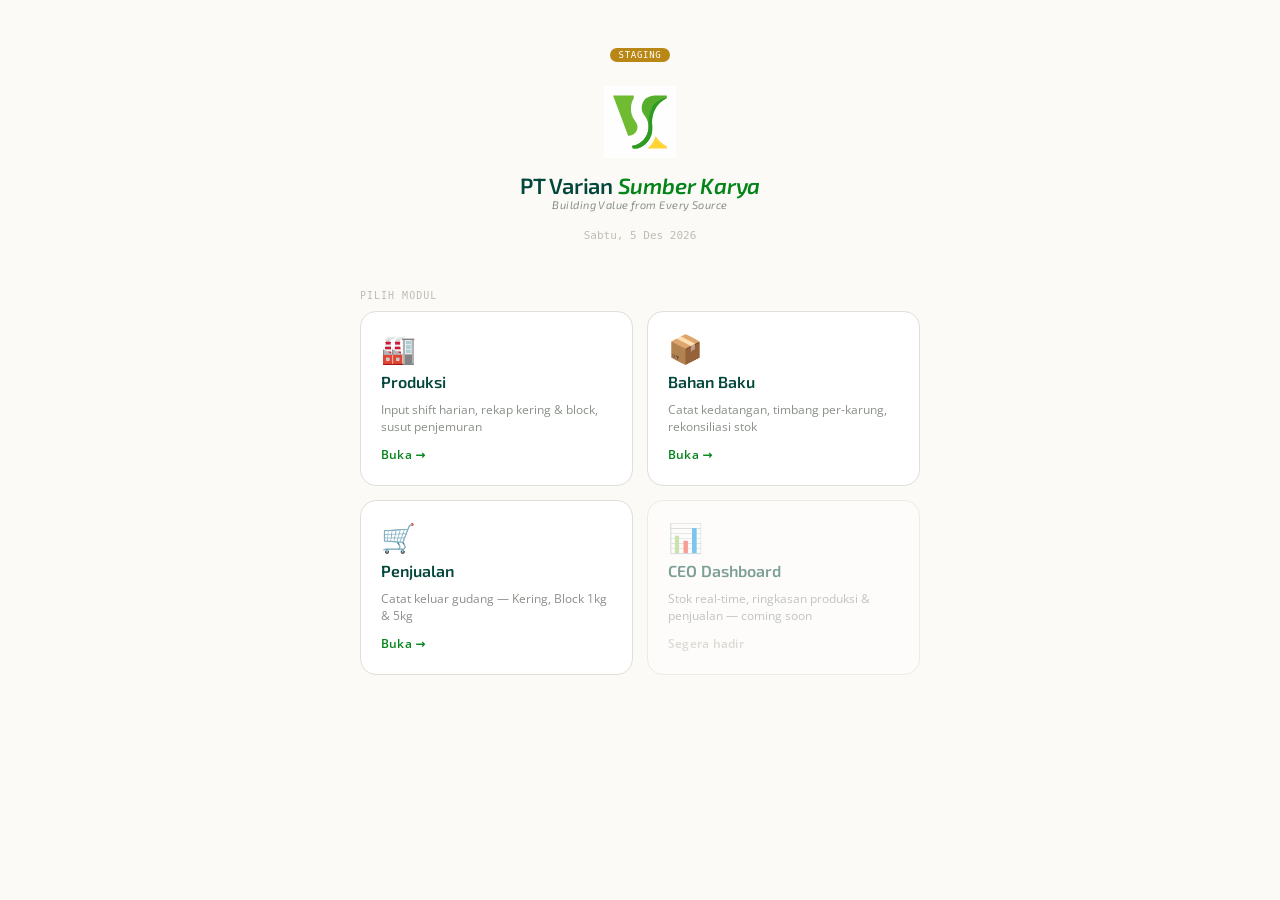
<file: index.html>
<!DOCTYPE html>
<html lang="id">
<head>
<meta charset="UTF-8">
<meta name="viewport" content="width=device-width, initial-scale=1.0">
<meta name="theme-color" content="#faf8f4">
<meta name="apple-mobile-web-app-capable" content="yes">
<meta name="apple-mobile-web-app-status-bar-style" content="default">
<meta name="apple-mobile-web-app-title" content="VSK Sistem">
<link rel="manifest" href="/manifest.json">
<title>VSK — Sistem</title>
<link rel="preconnect" href="https://fonts.googleapis.com">
<link rel="preconnect" href="https://fonts.gstatic.com" crossorigin>
<link href="https://fonts.googleapis.com/css2?family=Exo+2:ital,wght@0,400;0,500;0,600;0,700;1,400&family=Open+Sans:wght@300;400;500;600;700&display=swap" rel="stylesheet">
<style>
:root{
  --cream:#fbfaf6;--cream2:#f0efe8;--stone:#bcbeb3;--sand:#8a9089;
  --brown:#5a6960;--char:#03473C;
  --leaf:#048419;--leaf2:#6FBC33;--leaf-bg:#e9f4ec;
  --amber:#b88716;--amber2:#FFD333;--amber-bg:#fff8db;
  --border:#dee0d7;--border2:#c4c9bd;
  --sans:'Open Sans',-apple-system,system-ui,sans-serif;
  --serif:'Exo 2','Open Sans',sans-serif;
  --mono:ui-monospace,'SF Mono',Menlo,Consolas,monospace;
  --r:12px;
}
*,*::before,*::after{box-sizing:border-box;margin:0;padding:0;}
html{font-size:16px;-webkit-tap-highlight-color:transparent;}
body{
  font-family:var(--sans);background:var(--cream);color:var(--char);
  min-height:100vh;display:flex;flex-direction:column;align-items:center;
  padding:48px 20px 60px;
}

.env-badge{
  display:none;
  font-family:var(--mono);font-size:9px;font-weight:500;
  color:white;background:var(--amber);
  padding:2px 9px;border-radius:99px;
  letter-spacing:0.08em;text-transform:uppercase;
  margin-bottom:24px;
}
.env-badge.show{display:inline-block;}

.brand{display:flex;flex-direction:column;align-items:center;text-align:center;margin-bottom:48px;gap:14px;}
.brand-logo{width:72px;height:auto;}
.brand-name{font-family:var(--serif);font-size:22px;font-weight:600;color:var(--char);letter-spacing:-0.01em;}
.brand-name em{font-style:italic;color:var(--leaf);}
.brand-tagline{font-family:var(--serif);font-size:11px;font-style:italic;color:var(--sand);letter-spacing:0.04em;}
.brand-date{font-family:var(--mono);font-size:11px;color:var(--stone);margin-top:4px;}

.grid{
  display:grid;
  grid-template-columns:repeat(2, 1fr);
  gap:14px;
  width:100%;max-width:560px;
}

.module-card{
  display:flex;flex-direction:column;gap:10px;
  padding:22px 20px;
  background:white;border:1.5px solid var(--border);border-radius:16px;
  text-decoration:none;
  color:var(--char);
  transition:all .16s;
  cursor:pointer;
}
.module-card:hover{border-color:var(--leaf2);box-shadow:0 4px 16px rgba(4,132,25,.08);transform:translateY(-1px);}
.module-card:active{transform:translateY(0);box-shadow:none;}

.mc-icon{font-size:28px;line-height:1;}
.mc-title{font-family:var(--serif);font-size:16px;font-weight:600;color:var(--char);}
.mc-desc{font-size:12px;color:var(--sand);line-height:1.45;}
.mc-arrow{margin-top:auto;font-size:12px;color:var(--leaf);font-weight:600;letter-spacing:0.02em;}

.module-card.coming{opacity:.5;cursor:default;pointer-events:none;}
.module-card.coming .mc-arrow{color:var(--stone);}

.divider{width:100%;max-width:560px;border:none;border-top:1px solid var(--border);margin:28px 0 24px;}
.section-title{font-family:var(--mono);font-size:10px;color:var(--stone);letter-spacing:.1em;text-transform:uppercase;width:100%;max-width:560px;margin-bottom:10px;}

@media (max-width: 480px){
  .grid{grid-template-columns:1fr;}
  body{padding:32px 16px 48px;}
}
</style>
</head>
<body>

<div class="env-badge" id="env-badge">staging</div>

<div class="brand">
  <img src="/logo.svg" alt="VSK" class="brand-logo">
  <div>
    <div class="brand-name">PT Varian <em>Sumber Karya</em></div>
    <div class="brand-tagline">Building Value from Every Source</div>
  </div>
  <div class="brand-date" id="top-date"></div>
</div>

<div class="section-title">Pilih Modul</div>

<div class="grid">
  <a class="module-card" href="/produksi">
    <div class="mc-icon">🏭</div>
    <div class="mc-title">Produksi</div>
    <div class="mc-desc">Input shift harian, rekap kering & block, susut penjemuran</div>
    <div class="mc-arrow">Buka →</div>
  </a>

  <a class="module-card" href="/rawmat">
    <div class="mc-icon">📦</div>
    <div class="mc-title">Bahan Baku</div>
    <div class="mc-desc">Catat kedatangan, timbang per-karung, rekonsiliasi stok</div>
    <div class="mc-arrow">Buka →</div>
  </a>

  <a class="module-card" href="/penjualan">
    <div class="mc-icon">🛒</div>
    <div class="mc-title">Penjualan</div>
    <div class="mc-desc">Catat keluar gudang — Kering, Block 1kg & 5kg</div>
    <div class="mc-arrow">Buka →</div>
  </a>

  <a class="module-card coming" href="/ceo-dashboard">
    <div class="mc-icon">📊</div>
    <div class="mc-title">CEO Dashboard</div>
    <div class="mc-desc">Stok real-time, ringkasan produksi & penjualan — coming soon</div>
    <div class="mc-arrow">Segera hadir</div>
  </a>
</div>

<script>
(function(){
  'use strict';

  var IS_STAGING = location.hostname.indexOf('staging') !== -1
                || location.hostname.indexOf('localhost') !== -1
                || location.hostname.indexOf('127.0.0.1') !== -1;

  function init(){
    // Date
    var d = new Date();
    var days = ['Minggu','Senin','Selasa','Rabu','Kamis','Jumat','Sabtu'];
    var mos  = ['Jan','Feb','Mar','Apr','Mei','Jun','Jul','Agu','Sep','Okt','Nov','Des'];
    var dateEl = document.getElementById('top-date');
    if(dateEl) dateEl.textContent = days[d.getDay()] + ', ' + d.getDate() + ' ' + mos[d.getMonth()] + ' ' + d.getFullYear();

    // Staging badge
    if(IS_STAGING){
      var badge = document.getElementById('env-badge');
      if(badge) badge.classList.add('show');
      // Enable CEO dashboard link on staging for future dev
    }
  }

  if(document.readyState === 'loading'){
    document.addEventListener('DOMContentLoaded', init);
  } else {
    init();
  }

  if('serviceWorker' in navigator){
    navigator.serviceWorker.register('/sw.js').catch(function(){});
  }
})();
</script>
</body>
</html>
</file>
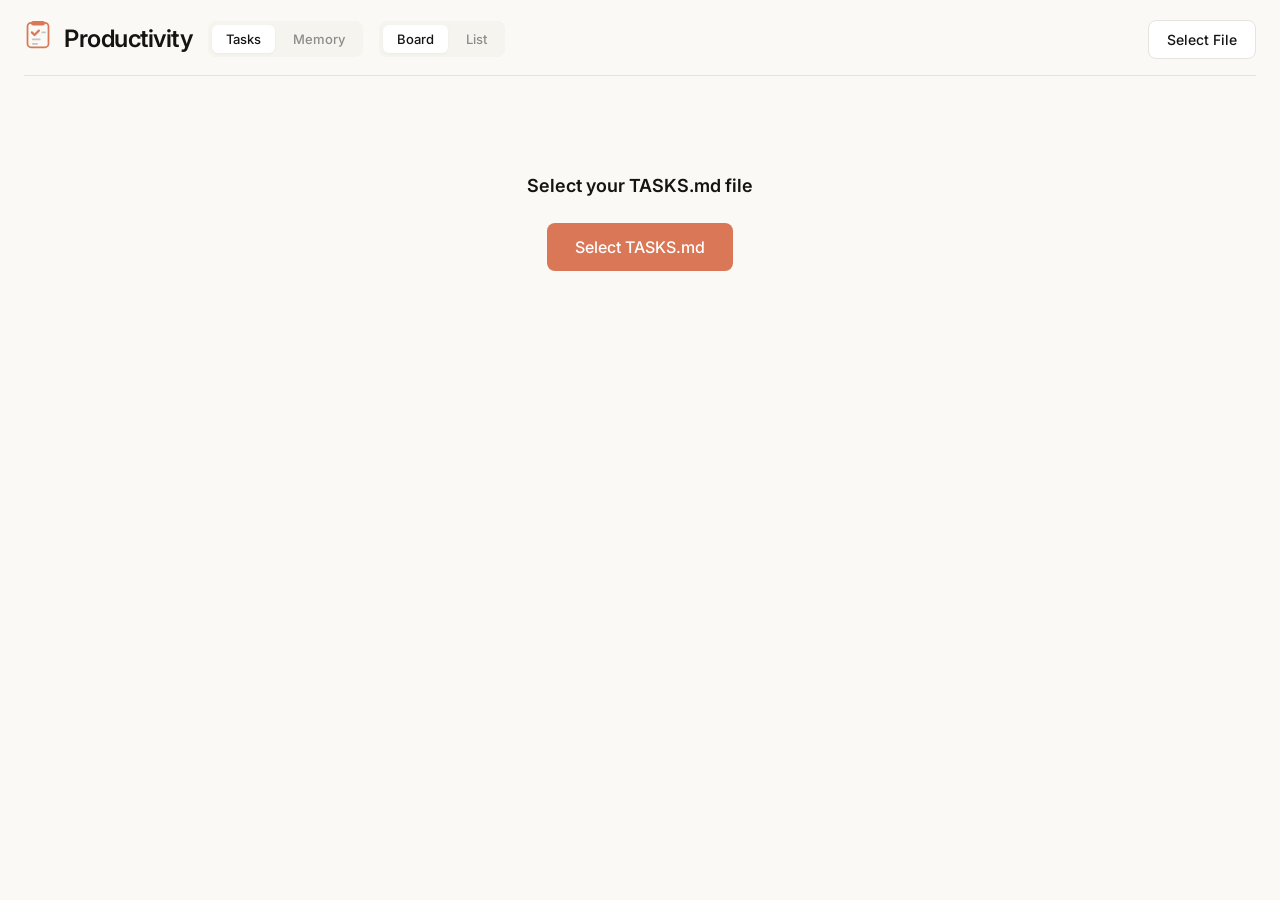
<file: dashboard.html>
<!DOCTYPE html>
<html lang="en">
<head>
  <meta charset="UTF-8">
  <meta name="viewport" content="width=device-width, initial-scale=1.0">
  <title>Productivity</title>
  <link rel="icon" type="image/svg+xml" href="data:image/svg+xml,%3Csvg xmlns='http://www.w3.org/2000/svg' viewBox='0 0 32 32'%3E%3Crect x='4' y='2' width='24' height='28' rx='4' fill='%23faf9f5' stroke='%23D97757' stroke-width='2'/%3E%3Crect x='8' y='0' width='16' height='5' rx='2.5' fill='%23D97757'/%3E%3Cpath d='M9 13l3 3 5-5' fill='none' stroke='%23D97757' stroke-width='2.5' stroke-linecap='round' stroke-linejoin='round'/%3E%3Crect x='20' y='12' width='5' height='2' rx='1' fill='%23c4c4c2'/%3E%3Crect x='9' y='20' width='10' height='2' rx='1' fill='%23c4c4c2'/%3E%3Crect x='9' y='25' width='7' height='2' rx='1' fill='%23c4c4c2'/%3E%3C/svg%3E">
  <link rel="preconnect" href="https://fonts.googleapis.com">
  <link rel="preconnect" href="https://fonts.gstatic.com" crossorigin>
  <link href="https://fonts.googleapis.com/css2?family=Inter:wght@400;500;600&display=swap" rel="stylesheet">
  <style>
    * { box-sizing: border-box; margin: 0; padding: 0; }

    :root {
      --bg-primary: #faf9f5;
      --bg-secondary: #F5F4EF;
      --bg-card: #ffffff;
      --text-primary: #141413;
      --text-secondary: #5c5c5a;
      --text-muted: #8c8c8a;
      --accent: #D97757;
      --accent-hover: #c4684a;
      --border: #e5e4df;
      --border-light: #eeeee9;
      --shadow: rgba(20, 20, 19, 0.04);
      --shadow-hover: rgba(20, 20, 19, 0.08);
    }

    body {
      font-family: 'Inter', -apple-system, BlinkMacSystemFont, sans-serif;
      background: var(--bg-primary);
      color: var(--text-primary);
      height: 100vh;
      padding: 20px 24px;
      line-height: 1.5;
      overflow: hidden;
      display: flex;
      flex-direction: column;
    }

    header {
      display: flex;
      justify-content: space-between;
      align-items: center;
      margin-bottom: 16px;
      padding-bottom: 16px;
      border-bottom: 1px solid var(--border);
      flex-shrink: 0;
    }

    h1 {
      font-size: 1.5rem;
      font-weight: 600;
      letter-spacing: -0.02em;
    }

    h2 { font-size: 1.1rem; font-weight: 600; margin-bottom: 12px; color: var(--text-secondary); }

    .header-left {
      display: flex;
      align-items: flex-start;
      gap: 0;
    }

    .view-toggle {
      display: flex;
      gap: 4px;
      background: var(--bg-secondary);
      padding: 4px;
      border-radius: 8px;
      margin-left: 16px;
    }

    .view-toggle button {
      background: transparent;
      border: none;
      padding: 6px 14px;
      font-size: 13px;
      color: var(--text-muted);
      border-radius: 6px;
    }

    .view-toggle button:hover {
      color: var(--text-primary);
      background: transparent;
    }

    .view-toggle button.active {
      background: var(--bg-card);
      color: var(--text-primary);
      box-shadow: 0 1px 3px var(--shadow);
    }

    .buttons { display: flex; gap: 12px; }

    button {
      background: var(--bg-card);
      color: var(--text-primary);
      border: 1px solid var(--border);
      padding: 10px 18px;
      border-radius: 8px;
      cursor: pointer;
      font-size: 14px;
      font-weight: 500;
      font-family: inherit;
      transition: all 0.15s ease;
    }

    button:hover {
      background: var(--bg-secondary);
      border-color: var(--text-muted);
    }

    button.primary {
      background: var(--accent);
      color: white;
      border-color: var(--accent);
    }

    button.primary:hover {
      background: var(--accent-hover);
      border-color: var(--accent-hover);
    }

    button:disabled {
      opacity: 0.4;
      cursor: not-allowed;
    }

    /* ===== TASKS STYLES ===== */

    .board {
      display: flex;
      gap: 24px;
      overflow-x: auto;
      overflow-y: hidden;
      padding-bottom: 24px;
      flex: 1;
      min-height: 0;
    }

    .column {
      background: var(--bg-secondary);
      border-radius: 12px;
      min-width: 340px;
      max-width: 340px;
      display: flex;
      flex-direction: column;
      height: 100%;
      max-height: 100%;
    }

    .column-header {
      padding: 16px 18px;
      font-weight: 600;
      font-size: 13px;
      text-transform: uppercase;
      letter-spacing: 0.05em;
      color: var(--text-secondary);
      display: flex;
      justify-content: space-between;
      align-items: center;
      cursor: grab;
    }

    .column-header:active {
      cursor: grabbing;
    }

    .column.dragging-column {
      opacity: 0.5;
    }

    .column-drop-indicator {
      width: 3px;
      background: var(--accent);
      border-radius: 2px;
      margin: 0 -2px;
      min-height: 100px;
    }

    .column-header .count {
      background: var(--bg-card);
      padding: 3px 10px;
      border-radius: 12px;
      font-size: 12px;
      font-weight: 500;
      color: var(--text-muted);
    }

    .cards {
      flex: 1;
      overflow-y: auto;
      padding: 0 12px 12px;
      min-height: 100px;
    }

    .cards.drag-over {
      background: rgba(217, 119, 87, 0.05);
      border-radius: 8px;
    }

    .task-card {
      background: var(--bg-card);
      border: 1px solid var(--border-light);
      border-radius: 10px;
      padding: 14px 16px;
      margin-bottom: 10px;
      cursor: grab;
      transition: all 0.15s ease;
      box-shadow: 0 1px 3px var(--shadow);
      position: relative;
    }

    .task-card:hover {
      box-shadow: 0 4px 12px var(--shadow-hover);
      border-color: var(--border);
    }

    .task-card .add-on-hover {
      display: none;
    }

    .task-card:hover .add-on-hover {
      display: block;
    }

    .task-card .delete-btn {
      display: none;
      position: absolute;
      top: 8px;
      right: 8px;
      background: transparent;
      border: none;
      color: var(--text-muted);
      cursor: pointer;
      padding: 4px 6px;
      font-size: 14px;
      line-height: 1;
      border-radius: 4px;
    }

    .task-card:hover .delete-btn {
      display: block;
    }

    .task-card .delete-btn:hover {
      background: var(--bg-secondary);
      color: var(--accent);
    }

    .task-card.dragging {
      opacity: 0.5;
      transform: rotate(2deg);
    }

    .card-title {
      font-size: 14px;
      font-weight: 500;
      line-height: 1.5;
      color: var(--text-primary);
    }

    .card-note {
      font-size: 13px;
      color: var(--text-muted);
      margin-top: 6px;
      line-height: 1.4;
      overflow-wrap: break-word;
      word-break: break-word;
    }

    .card-subtasks {
      margin-top: 10px;
      padding-top: 10px;
      border-top: 1px solid var(--border-light);
      font-size: 13px;
      color: var(--text-secondary);
    }

    .subtask {
      padding: 3px 0;
      display: flex;
      align-items: flex-start;
      gap: 8px;
    }

    .checkbox {
      width: 18px;
      height: 18px;
      min-width: 18px;
      min-height: 18px;
      flex-shrink: 0;
      border: 2px solid var(--border);
      border-radius: 5px;
      display: inline-flex;
      align-items: center;
      justify-content: center;
      vertical-align: middle;
      cursor: pointer;
      transition: all 0.15s ease;
      background: var(--bg-card);
    }

    .checkbox:hover {
      border-color: var(--accent);
    }

    .checkbox.checked {
      background: var(--accent);
      border-color: var(--accent);
    }

    .checkbox.checked::after {
      content: '';
      width: 5px;
      height: 9px;
      border: solid white;
      border-width: 0 2px 2px 0;
      transform: rotate(45deg);
      margin-bottom: 2px;
    }

    .empty-state {
      text-align: center;
      padding: 80px 40px;
      color: var(--text-muted);
    }

    .empty-state button {
      font-size: 16px;
      padding: 14px 28px;
      background: var(--accent);
      border: none;
      color: white;
    }

    .empty-state button:hover {
      background: var(--accent-hover);
    }

    .status-bar {
      position: fixed;
      bottom: 24px;
      left: 50%;
      transform: translateX(-50%);
      background: var(--text-primary);
      color: var(--bg-primary);
      padding: 12px 24px;
      border-radius: 10px;
      font-size: 13px;
      font-weight: 500;
      opacity: 0;
      transition: opacity 0.2s ease;
      box-shadow: 0 4px 20px rgba(20, 20, 19, 0.15);
      z-index: 200;
    }

    .status-bar.visible { opacity: 1; }

    .add-card {
      padding: 12px;
    }

    .add-card button {
      width: 100%;
      background: transparent;
      border: 2px dashed var(--border);
      color: var(--text-muted);
      font-weight: 500;
    }

    .add-card button:hover {
      border-color: var(--accent);
      color: var(--accent);
      background: transparent;
    }

    .new-task-input {
      width: 100%;
      background: var(--bg-card);
      border: 2px solid var(--accent);
      border-radius: 8px;
      padding: 12px;
      color: var(--text-primary);
      font-size: 14px;
      font-family: inherit;
      resize: none;
    }

    .new-task-input:focus {
      outline: none;
    }

    .new-task-input::placeholder {
      color: var(--text-muted);
    }

    /* Scrollbar styling */
    .cards::-webkit-scrollbar,
    .list-view::-webkit-scrollbar {
      width: 6px;
    }

    .cards::-webkit-scrollbar-track,
    .list-view::-webkit-scrollbar-track {
      background: transparent;
    }

    .cards::-webkit-scrollbar-thumb,
    .list-view::-webkit-scrollbar-thumb {
      background: var(--border);
      border-radius: 3px;
    }

    .cards::-webkit-scrollbar-thumb:hover,
    .list-view::-webkit-scrollbar-thumb:hover {
      background: var(--text-muted);
    }

    /* List View Styles */
    .list-view {
      max-width: 800px;
      margin: 0 auto;
      flex: 1;
      overflow-y: auto;
      overflow-x: hidden;
      min-height: 0;
    }

    .list-section {
      margin-bottom: 28px;
    }

    .list-section.drag-over {
      background: rgba(217, 119, 87, 0.05);
      border-radius: 8px;
      margin: 0 -12px 32px;
      padding: 0 12px;
    }

    .list-section-header {
      font-size: 13px;
      font-weight: 600;
      text-transform: uppercase;
      letter-spacing: 0.05em;
      color: var(--text-secondary);
      padding: 4px 0;
      margin-bottom: 6px;
      display: flex;
      justify-content: space-between;
      align-items: center;
    }

    .list-section-header .section-title {
      cursor: pointer;
    }

    .list-section-header .section-title:hover {
      color: var(--text-primary);
    }

    .list-section-header .count {
      font-size: 12px;
      color: var(--text-muted);
      font-weight: 500;
    }

    .list-item {
      display: flex;
      align-items: flex-start;
      gap: 12px;
      padding: 12px 14px;
      margin-bottom: 6px;
      background: var(--bg-card);
      border: 1px solid var(--border-light);
      cursor: grab;
      position: relative;
      border-radius: 10px;
      transition: all 0.15s ease;
      box-shadow: 0 1px 3px var(--shadow);
    }

    .list-item:active {
      cursor: grabbing;
    }

    .list-item:hover {
      box-shadow: 0 4px 12px var(--shadow-hover);
      border-color: var(--border);
    }

    .list-item.dragging {
      opacity: 0.5;
      background: var(--bg-secondary);
    }

    .list-item .checkbox {
      margin-top: 2px;
      flex-shrink: 0;
    }

    .list-item-content {
      flex: 1;
      min-width: 0;
    }

    .list-item-title {
      font-size: 15px;
      color: var(--text-primary);
      line-height: 1.4;
    }

    .list-item-title.checked {
      color: var(--text-muted);
      text-decoration: line-through;
    }

    .list-item-note {
      font-size: 13px;
      color: var(--text-muted);
      margin-top: 4px;
      cursor: pointer;
    }

    .list-item-note:hover {
      color: var(--text-secondary);
    }

    .list-item-note.add-note {
      font-style: italic;
      display: none;
    }

    .list-item:hover .list-item-note.add-note {
      display: block;
    }

    .list-item-subtasks {
      margin-top: 8px;
      padding-left: 2px;
    }

    .list-item-subtask {
      display: flex;
      align-items: flex-start;
      gap: 8px;
      padding: 3px 0;
      font-size: 13px;
      color: var(--text-secondary);
    }

    .list-item-subtask .checkbox {
      width: 16px;
      height: 16px;
      min-width: 16px;
      min-height: 16px;
      margin-top: 1px;
    }

    .list-item-subtask span {
      cursor: pointer;
    }

    .list-item-subtask span:hover {
      color: var(--text-primary);
    }

    .list-item-add-subtask {
      font-size: 13px;
      color: var(--text-muted);
      font-style: italic;
      cursor: pointer;
      padding: 3px 0;
      padding-left: 24px;
      display: none;
    }

    .list-item:hover .list-item-add-subtask {
      display: block;
    }

    .list-item-add-subtask:hover {
      color: var(--accent);
    }

    .list-item-section {
      font-size: 11px;
      color: var(--text-muted);
      background: var(--bg-secondary);
      padding: 2px 8px;
      border-radius: 4px;
      white-space: nowrap;
    }

    .list-item-actions {
      display: none;
      position: absolute;
      top: 8px;
      right: 8px;
    }

    .list-item:hover .list-item-actions {
      display: flex;
      gap: 4px;
    }

    .list-item-actions button {
      background: transparent;
      border: none;
      color: var(--text-muted);
      cursor: pointer;
      padding: 4px 6px;
      font-size: 14px;
      line-height: 1;
      border-radius: 4px;
    }

    .list-item-actions button:hover {
      background: var(--bg-card);
      color: var(--accent);
    }

    .list-drop-indicator {
      height: 3px;
      background: var(--accent);
      border-radius: 2px;
      margin: 2px -12px;
    }

    .list-add-section {
      margin-top: 16px;
      padding: 16px;
      border: 2px dashed var(--border);
      border-radius: 8px;
      text-align: center;
      cursor: pointer;
      color: var(--text-muted);
      font-size: 14px;
      font-weight: 500;
      transition: all 0.15s ease;
    }

    .list-add-section:hover {
      border-color: var(--accent);
      color: var(--accent);
    }

    .quick-add {
      display: flex;
      align-items: center;
      gap: 12px;
      padding: 12px 0;
    }

    .quick-add-input {
      flex: 1;
      background: transparent;
      border: none;
      font-size: 15px;
      color: var(--text-primary);
      font-family: inherit;
      outline: none;
    }

    .quick-add-input::placeholder {
      color: var(--text-muted);
    }

    .quick-add-section {
      font-size: 12px;
      color: var(--text-muted);
      background: var(--bg-secondary);
      padding: 4px 10px;
      border-radius: 6px;
      cursor: pointer;
      border: 1px solid var(--border);
    }

    .quick-add-section:hover {
      border-color: var(--accent);
    }

    .section-picker {
      position: absolute;
      background: var(--bg-card);
      border: 1px solid var(--border);
      border-radius: 8px;
      box-shadow: 0 4px 20px var(--shadow-hover);
      padding: 4px;
      z-index: 100;
    }

    .section-picker button {
      display: block;
      width: 100%;
      text-align: left;
      padding: 8px 12px;
      font-size: 13px;
      background: transparent;
      border: none;
      border-radius: 6px;
    }

    .section-picker button:hover {
      background: var(--bg-secondary);
    }

    /* ===== MEMORY STYLES ===== */

    .memory-tabs {
      display: flex;
      gap: 4px;
      margin-bottom: 12px;
      flex-wrap: wrap;
      background: var(--bg-secondary);
      padding: 4px;
      border-radius: 8px;
      flex-shrink: 0;
    }

    .memory-tab {
      background: transparent;
      color: var(--text-muted);
      padding: 8px 16px;
      border: none;
      border-radius: 6px;
      cursor: pointer;
      font-size: 13px;
      font-weight: 500;
      transition: all 0.15s ease;
      text-transform: capitalize;
    }

    .memory-tab:hover { color: var(--text-primary); }

    .memory-tab.active {
      color: var(--text-primary);
      background: var(--bg-card);
      box-shadow: 0 1px 3px var(--shadow);
    }

    .memory-tab .count {
      background: var(--bg-secondary);
      padding: 2px 8px;
      border-radius: 10px;
      font-size: 11px;
      margin-left: 6px;
      color: var(--text-muted);
    }

    .memory-tab.active .count {
      background: var(--border-light);
    }

    .memory-grid {
      display: grid;
      grid-template-columns: repeat(auto-fill, minmax(300px, 1fr));
      gap: 16px;
    }

    .memory-flat-table {
      width: 100%;
      border-collapse: collapse;
      font-size: 13px;
    }

    .memory-flat-table th {
      text-align: left;
      padding: 10px 16px;
      font-weight: 500;
      color: var(--text-muted);
      border-bottom: 1px solid var(--border);
      font-size: 12px;
      text-transform: uppercase;
      letter-spacing: 0.03em;
    }

    .memory-flat-table td {
      padding: 9px 16px;
      border-bottom: 1px solid var(--border-light);
      color: var(--text-primary);
      line-height: 1.4;
    }

    .memory-flat-table td:first-child {
      color: var(--text-muted);
      font-weight: 500;
      white-space: nowrap;
      width: 120px;
    }

    .memory-flat-table tr:last-child td {
      border-bottom: none;
    }

    .memory-flat-table tr:hover td {
      background: var(--bg-secondary);
    }

    .memory-card {
      background: var(--bg-card);
      border: 1px solid var(--border-light);
      border-radius: 10px;
      padding: 16px;
      cursor: pointer;
      transition: all 0.15s ease;
      box-shadow: 0 1px 3px var(--shadow);
    }

    .memory-card:hover {
      border-color: var(--accent);
      box-shadow: 0 4px 12px var(--shadow-hover);
    }

    .memory-card-title {
      font-size: 15px;
      font-weight: 600;
      margin-bottom: 8px;
      display: flex;
      align-items: center;
      gap: 8px;
      color: var(--text-primary);
    }

    .memory-card-meta {
      font-size: 13px;
      color: var(--text-muted);
      margin-bottom: 8px;
    }

    .memory-card-preview {
      font-size: 13px;
      color: var(--text-secondary);
      line-height: 1.5;
      overflow: hidden;
      display: -webkit-box;
      -webkit-line-clamp: 4;
      -webkit-box-orient: vertical;
    }

    .memory-card-fields {
      margin-top: 10px;
      font-size: 12px;
    }

    .memory-card-field {
      display: flex;
      gap: 8px;
      margin-bottom: 4px;
    }

    .memory-card-field-label {
      color: var(--text-muted);
      min-width: 80px;
    }

    .memory-card-field-value {
      color: var(--text-secondary);
    }

    .file-card {
      background: var(--bg-card);
      border: 1px solid var(--border-light);
      border-radius: 10px;
      margin-bottom: 16px;
      box-shadow: 0 1px 3px var(--shadow);
    }

    .file-card-header {
      padding: 16px;
      border-bottom: 1px solid var(--border-light);
      display: flex;
      justify-content: space-between;
      align-items: center;
      cursor: pointer;
    }

    .file-card-header:hover {
      background: var(--bg-secondary);
    }

    .file-card-title {
      font-size: 14px;
      font-weight: 600;
      color: var(--text-primary);
    }

    .file-card-content {
      padding: 16px;
      font-size: 13px;
      line-height: 1.6;
      white-space: pre-wrap;
      font-family: ui-monospace, SFMono-Regular, Menlo, Monaco, Consolas, monospace;
      overflow-y: auto;
      display: none;
      color: var(--text-secondary);
    }

    .file-card-content.expanded {
      display: block;
    }

    .stats {
      display: flex;
      gap: 16px;
      margin-bottom: 24px;
      flex-wrap: wrap;
    }

    .stat {
      background: var(--bg-card);
      border: 1px solid var(--border-light);
      border-radius: 10px;
      padding: 16px 24px;
      min-width: 100px;
      box-shadow: 0 1px 3px var(--shadow);
    }

    .stat-value {
      font-size: 28px;
      font-weight: 600;
      color: var(--accent);
    }

    .stat-label {
      font-size: 12px;
      color: var(--text-muted);
      text-transform: capitalize;
      margin-top: 4px;
    }

    .search-box {
      background: var(--bg-card);
      border: 1px solid var(--border);
      border-radius: 8px;
      padding: 10px 16px;
      display: flex;
      align-items: center;
      gap: 10px;
      margin-bottom: 20px;
    }

    .search-box input {
      flex: 1;
      background: transparent;
      border: none;
      color: var(--text-primary);
      font-size: 14px;
      font-family: inherit;
      outline: none;
    }

    .search-box input::placeholder {
      color: var(--text-muted);
    }

    .add-btn {
      background: transparent;
      border: 2px dashed var(--border);
      color: var(--text-muted);
      padding: 40px;
      border-radius: 10px;
      cursor: pointer;
      transition: all 0.15s ease;
      display: flex;
      align-items: center;
      justify-content: center;
      font-size: 14px;
      font-weight: 500;
    }

    .add-btn:hover {
      border-color: var(--accent);
      color: var(--accent);
    }

    .markdown-content {
      line-height: 1.6;
      color: var(--text-secondary);
    }

    .markdown-content h1 { font-size: 1.4em; margin: 16px 0 8px; color: var(--text-primary); }
    .markdown-content h2 { font-size: 1.2em; margin: 14px 0 6px; color: var(--text-primary); }
    .markdown-content h3 { font-size: 1.1em; margin: 12px 0 4px; color: var(--text-secondary); }
    .markdown-content p { margin: 8px 0; }
    .markdown-content ul, .markdown-content ol { margin: 8px 0 8px 20px; }
    .markdown-content li { margin: 4px 0; }
    .markdown-content code {
      background: var(--bg-secondary);
      padding: 2px 6px;
      border-radius: 4px;
      font-family: ui-monospace, SFMono-Regular, Menlo, Monaco, Consolas, monospace;
      color: var(--text-primary);
    }
    .markdown-content pre {
      background: var(--bg-secondary);
      padding: 12px;
      border-radius: 8px;
      overflow-x: auto;
      margin: 8px 0;
      border: 1px solid var(--border-light);
    }
    .markdown-content table {
      width: 100%;
      border-collapse: collapse;
      margin: 8px 0;
      font-size: 13px;
    }
    .markdown-content th, .markdown-content td {
      padding: 12px 16px;
      text-align: left;
      border-bottom: 1px solid var(--border-light);
    }
    .markdown-content th {
      background: var(--bg-secondary);
      font-weight: 600;
      font-size: 12px;
      text-transform: uppercase;
      letter-spacing: 0.05em;
      color: var(--text-secondary);
    }

    /* Modal */
    .modal-overlay {
      display: none;
      position: fixed;
      top: 0;
      left: 0;
      right: 0;
      bottom: 0;
      background: rgba(20, 20, 19, 0.5);
      z-index: 100;
      align-items: center;
      justify-content: center;
    }

    .modal-overlay.visible {
      display: flex;
    }

    .modal {
      background: var(--bg-card);
      border-radius: 12px;
      width: 90%;
      max-width: 800px;
      max-height: 85vh;
      overflow: hidden;
      display: flex;
      flex-direction: column;
      box-shadow: 0 20px 60px rgba(20, 20, 19, 0.2);
    }

    .modal-header {
      padding: 20px;
      border-bottom: 1px solid var(--border);
      display: flex;
      justify-content: space-between;
      align-items: center;
    }

    .modal-header h3 {
      font-size: 18px;
      font-weight: 600;
      color: var(--text-primary);
    }

    .modal-close {
      background: transparent;
      border: none;
      color: var(--text-muted);
      font-size: 24px;
      cursor: pointer;
      padding: 0;
      line-height: 1;
    }

    .modal-close:hover { color: var(--text-primary); }

    .modal-body {
      padding: 20px;
      overflow-y: auto;
      flex: 1;
    }

    .modal-footer {
      padding: 16px 20px;
      border-top: 1px solid var(--border);
      display: flex;
      justify-content: flex-end;
      gap: 10px;
    }

    .form-group {
      margin-bottom: 16px;
    }

    .form-group label {
      display: block;
      font-size: 12px;
      font-weight: 600;
      color: var(--text-secondary);
      text-transform: uppercase;
      letter-spacing: 0.05em;
      margin-bottom: 6px;
    }

    .form-group textarea {
      width: 100%;
      background: var(--bg-secondary);
      border: 1px solid var(--border);
      border-radius: 8px;
      padding: 12px;
      color: var(--text-primary);
      font-size: 13px;
      font-family: ui-monospace, SFMono-Regular, Menlo, Monaco, Consolas, monospace;
      line-height: 1.5;
      min-height: 300px;
      resize: vertical;
    }

    .form-group textarea:focus {
      outline: none;
      border-color: var(--accent);
    }

    /* Tab panel containers */
    .tab-panel {
      display: none;
      flex: 1;
      min-height: 0;
      flex-direction: column;
    }

    .tab-panel.active {
      display: flex;
    }

    /* Memory panel scrollable area */
    .memory-content-area {
      flex: 1;
      overflow-y: auto;
      min-height: 0;
    }

    .memory-content-area::-webkit-scrollbar {
      width: 6px;
    }

    .memory-content-area::-webkit-scrollbar-track {
      background: transparent;
    }

    .memory-content-area::-webkit-scrollbar-thumb {
      background: var(--border);
      border-radius: 3px;
    }

    .memory-content-area::-webkit-scrollbar-thumb:hover {
      background: var(--text-muted);
    }

    .file-card-content::-webkit-scrollbar,
    .modal-body::-webkit-scrollbar {
      width: 6px;
    }

    .file-card-content::-webkit-scrollbar-track,
    .modal-body::-webkit-scrollbar-track {
      background: transparent;
    }

    .file-card-content::-webkit-scrollbar-thumb,
    .modal-body::-webkit-scrollbar-thumb {
      background: var(--border);
      border-radius: 3px;
    }

    .file-card-content::-webkit-scrollbar-thumb:hover,
    .modal-body::-webkit-scrollbar-thumb:hover {
      background: var(--text-muted);
    }

    /* File path display */
    .file-path {
      font-size: 13px;
      color: var(--text-muted);
      margin-top: 2px;
    }
  </style>
</head>
<body>
  <header>
    <div class="header-left">
      <svg width="28" height="28" viewBox="0 0 32 32" style="margin-right: 12px; flex-shrink: 0;">
        <rect x="4" y="2" width="24" height="28" rx="4" fill="#faf9f5" stroke="#D97757" stroke-width="2"/>
        <rect x="8" y="0" width="16" height="5" rx="2.5" fill="#D97757"/>
        <path d="M9 13l3 3 5-5" fill="none" stroke="#D97757" stroke-width="2.5" stroke-linecap="round" stroke-linejoin="round"/>
        <rect x="20" y="12" width="5" height="2" rx="1" fill="#c4c4c2"/>
        <rect x="9" y="20" width="10" height="2" rx="1" fill="#c4c4c2"/>
        <rect x="9" y="25" width="7" height="2" rx="1" fill="#c4c4c2"/>
      </svg>
      <div>
        <h1>Productivity</h1>
        <div id="filePath" class="file-path"></div>
      </div>
      <div class="view-toggle" id="mainTabToggle">
        <button id="tasksTabBtn" class="active">Tasks</button>
        <button id="memoryTabBtn">Memory</button>
      </div>
      <div class="view-toggle" id="taskViewToggle">
        <button id="boardViewBtn" class="active">Board</button>
        <button id="listViewBtn">List</button>
      </div>
    </div>
    <div class="buttons">
      <button id="openTaskBtn">Select File</button>
      <button id="openMemoryBtn" style="display: none;">Open Folder</button>
      <button id="saveBtn" class="primary" disabled style="display: none;">Save</button>
    </div>
  </header>

  <!-- TASKS TAB PANEL -->
  <div class="tab-panel active" id="tasksPanel">
    <div class="list-view" id="listView" style="display: none;"></div>
    <div class="board" id="board">
      <div class="empty-state" id="boardEmptyState" style="width: 100%;">
        <p style="margin-bottom: 24px; font-size: 18px; font-weight: 600; color: var(--text-primary);">Select your TASKS.md file</p>
        <button id="openBtnLarge">Select TASKS.md</button>
      </div>
    </div>
  </div>

  <!-- MEMORY TAB PANEL -->
  <div class="tab-panel" id="memoryPanel">
    <div id="memoryEmptyState" class="empty-state">
      <p style="margin-bottom: 24px; font-size: 18px; font-weight: 600; color: var(--text-primary);">Select your project folder</p>
      <button id="openMemoryBtnLarge">Select Folder</button>
    </div>
    <div id="memoryMainContent" style="display: none; flex-direction: column; min-height: 0; flex: 1;">
      <div class="memory-tabs" id="memoryTabsContainer"></div>
      <div class="memory-content-area">
        <div id="memoryContentContainer"></div>
      </div>
    </div>
  </div>

  <!-- MODAL (shared for memory) -->
  <div class="modal-overlay" id="modalOverlay">
    <div class="modal">
      <div class="modal-header">
        <h3 id="modalTitle">Edit</h3>
        <button class="modal-close" id="modalClose">&times;</button>
      </div>
      <div class="modal-body" id="modalBody"></div>
      <div class="modal-footer">
        <button id="modalCancel">Cancel</button>
        <button id="modalSave" class="primary">Save</button>
      </div>
    </div>
  </div>

  <div class="status-bar" id="status"></div>

  <script>
    // ===== SHARED STATE =====
    let activeMainTab = 'tasks'; // 'tasks' or 'memory'

    const statusEl = document.getElementById('status');
    const filePathEl = document.getElementById('filePath');

    function showStatus(msg) {
      statusEl.textContent = msg;
      statusEl.classList.add('visible');
      setTimeout(() => statusEl.classList.remove('visible'), 2000);
    }

    // ===== MAIN TAB SWITCHING =====
    const tasksTabBtn = document.getElementById('tasksTabBtn');
    const memoryTabBtn = document.getElementById('memoryTabBtn');
    const tasksPanel = document.getElementById('tasksPanel');
    const memoryPanel = document.getElementById('memoryPanel');
    const taskViewToggle = document.getElementById('taskViewToggle');
    const openTaskBtn = document.getElementById('openTaskBtn');
    const openMemoryBtn = document.getElementById('openMemoryBtn');
    const saveBtn = document.getElementById('saveBtn');

    function switchMainTab(tab) {
      activeMainTab = tab;

      tasksTabBtn.classList.toggle('active', tab === 'tasks');
      memoryTabBtn.classList.toggle('active', tab === 'memory');

      tasksPanel.classList.toggle('active', tab === 'tasks');
      memoryPanel.classList.toggle('active', tab === 'memory');

      // Show/hide view toggle for tasks
      taskViewToggle.style.display = tab === 'tasks' ? 'flex' : 'none';

      // Show/hide appropriate buttons
      openTaskBtn.style.display = tab === 'tasks' ? 'inline-flex' : 'none';
      openMemoryBtn.style.display = tab === 'memory' ? 'inline-flex' : 'none';
      saveBtn.style.display = tab === 'tasks' ? 'inline-flex' : 'none';

      // Update file path display
      if (tab === 'tasks') {
        filePathEl.textContent = taskFileHandle ? taskFileName : '';
      } else {
        filePathEl.textContent = memoryDirHandle ? memoryDirHandle.name : '';
      }
    }

    tasksTabBtn.addEventListener('click', () => switchMainTab('tasks'));
    memoryTabBtn.addEventListener('click', () => switchMainTab('memory'));

    // ============================================================
    // ===== TASKS FUNCTIONALITY =====
    // ============================================================

    let taskFileHandle = null;
    let taskFileName = '';
    let sections = [];
    let tasks = {};
    let hasChanges = false;
    let currentView = 'board';
    let quickAddSection = null;

    const board = document.getElementById('board');
    const listView = document.getElementById('listView');
    const listViewBtn = document.getElementById('listViewBtn');
    const boardViewBtn = document.getElementById('boardViewBtn');

    function taskSectionId(name) {
      return name.toLowerCase().replace(/[^a-z0-9]+/g, '-').replace(/^-|-$/g, '');
    }

    function parseTaskMarkdown(content) {
      const resultSections = [];
      const resultTasks = {};
      let currentSection = null;
      let currentSectionId = null;

      const lines = content.split('\n');
      let currentTask = null;

      for (const line of lines) {
        const headerMatch = line.match(/^## \*{0,2}(.+?)\*{0,2}$/);
        if (headerMatch) {
          if (currentTask && currentSectionId) {
            resultTasks[currentSectionId].push(currentTask);
            currentTask = null;
          }

          const sectionName = headerMatch[1].trim();
          currentSectionId = taskSectionId(sectionName);
          currentSection = sectionName;

          if (!resultTasks[currentSectionId]) {
            resultSections.push({ id: currentSectionId, name: sectionName });
            resultTasks[currentSectionId] = [];
          }
        } else if (currentSectionId && line.match(/^- \[[ xX]\]/)) {
          if (currentTask) {
            resultTasks[currentSectionId].push(currentTask);
          }
          const checked = line.match(/\[[xX]\]/) !== null;
          let text = line.replace(/^- \[[ xX]\]\s*/, '');
          let title = text;
          let note = '';

          const boldMatch = text.match(/^\*\*(.+?)\*\*(.*)$/);
          if (boldMatch) {
            title = boldMatch[1];
            note = boldMatch[2].replace(/^\s*-\s*/, '').trim();
          }

          currentTask = {
            id: Date.now() + Math.random(),
            title,
            note,
            checked,
            subtasks: [],
            section: currentSectionId
          };
        } else if (currentTask && line.match(/^\s+- \[[ xX]\]/)) {
          const checked = line.match(/\[[xX]\]/) !== null;
          const text = line.replace(/^\s+- \[[ xX]\]\s*/, '');
          currentTask.subtasks.push({ text, checked });
        }
      }

      if (currentTask && currentSectionId) {
        resultTasks[currentSectionId].push(currentTask);
      }

      return { sections: resultSections, tasks: resultTasks };
    }

    function toMarkdown() {
      let md = '# Tasks\n';

      sections.forEach((section, idx) => {
        md += `\n## ${section.name}\n`;
        const sectionTasks = tasks[section.id] || [];
        sectionTasks.forEach(t => {
          const checkbox = t.checked ? '[x]' : '[ ]';
          const note = t.note ? ` - ${t.note}` : '';
          md += `- ${checkbox} **${t.title}**${note}\n`;
          t.subtasks.forEach(st => {
            const stCheckbox = st.checked ? '[x]' : '[ ]';
            md += `  - ${stCheckbox} ${st.text}\n`;
          });
        });
      });

      return md.trimEnd() + '\n';
    }

    function createCard(task) {
      const card = document.createElement('div');
      card.className = 'task-card';
      card.draggable = true;
      card.dataset.id = task.id;

      let html = `
        <div style="display: flex; align-items: flex-start; gap: 12px;">
          <button class="delete-btn" data-action="delete" title="Delete task">&times;</button>
          <span class="checkbox ${task.checked ? 'checked' : ''}" data-action="toggle"></span>
          <div class="card-title" data-action="edit-title">${task.title}</div>
        </div>
      `;

      if (task.note) {
        html += `<div class="card-note" data-action="edit-note" style="cursor: pointer; margin-left: 30px;">${task.note}</div>`;
      } else {
        html += `<div class="card-note add-on-hover" data-action="edit-note" style="cursor: pointer; margin-left: 30px; font-style: italic;">+ Add note</div>`;
      }

      if (task.subtasks.length > 0) {
        html += '<div class="card-subtasks" style="margin-left: 30px;">';
        task.subtasks.forEach((st, idx) => {
          html += `<div class="subtask">
            <span class="checkbox ${st.checked ? 'checked' : ''}" data-action="toggle-sub" data-idx="${idx}" style="width: 16px; height: 16px; min-width: 16px; min-height: 16px;"></span>
            <span data-action="edit-subtask" data-idx="${idx}" style="cursor: pointer;">${st.text}</span>
          </div>`;
        });
        html += `<div class="subtask add-on-hover" data-action="add-subtask" style="color: var(--text-muted); cursor: pointer; font-style: italic; padding-left: 24px;">+ Add subtask</div>`;
        html += '</div>';
      } else {
        html += `<div class="card-subtasks add-on-hover" style="margin-left: 30px;">
          <div class="subtask" data-action="add-subtask" style="color: var(--text-muted); cursor: pointer; font-style: italic;">+ Add subtask</div>
        </div>`;
      }

      card.innerHTML = html;

      card.addEventListener('dragstart', (e) => {
        card.classList.add('dragging');
        e.dataTransfer.setData('text/plain', task.id);
      });

      card.addEventListener('dragend', () => {
        card.classList.remove('dragging');
      });

      card.addEventListener('click', (e) => {
        const action = e.target.dataset.action;
        if (action === 'toggle') {
          task.checked = !task.checked;
          markChanged();
          renderTasks();
        } else if (action === 'toggle-sub') {
          const idx = parseInt(e.target.dataset.idx);
          task.subtasks[idx].checked = !task.subtasks[idx].checked;
          markChanged();
          renderTasks();
        } else if (action === 'edit-title') {
          startEditingTitle(e.target, task);
        } else if (action === 'edit-note') {
          startEditingNote(e.target, task);
        } else if (action === 'edit-subtask') {
          const idx = parseInt(e.target.dataset.idx);
          startEditingSubtask(e.target, task, idx);
        } else if (action === 'add-subtask') {
          startAddingSubtask(e.target, task);
        } else if (action === 'delete') {
          deleteTask(task);
        }
      });

      return card;
    }

    function startEditingTitle(titleEl, task) {
      const input = document.createElement('input');
      input.type = 'text';
      input.value = task.title;
      input.style.cssText = 'width: 100%; background: var(--bg-card); border: 2px solid var(--accent); border-radius: 6px; padding: 6px 10px; color: var(--text-primary); font-size: 14px; font-family: inherit; outline: none;';

      titleEl.replaceWith(input);
      input.focus();
      input.select();

      let saved = false;
      const saveEdit = () => {
        if (saved) return;
        saved = true;
        const newTitle = input.value.trim();
        if (newTitle && newTitle !== task.title) {
          task.title = newTitle;
          markChanged();
        }
        renderTasks();
      };

      input.addEventListener('keydown', (e) => {
        if (e.key === 'Enter') { e.preventDefault(); saveEdit(); }
        else if (e.key === 'Escape') { saved = true; renderTasks(); }
      });
      input.addEventListener('blur', saveEdit);
    }

    function startEditingNote(noteEl, task) {
      const input = document.createElement('input');
      input.type = 'text';
      input.value = task.note || '';
      input.placeholder = 'Add a note...';
      input.style.cssText = 'width: 100%; background: var(--bg-card); border: 2px solid var(--accent); border-radius: 6px; padding: 4px 8px; color: var(--text-primary); font-size: 13px; font-family: inherit; outline: none;';

      noteEl.replaceWith(input);
      input.focus();

      let saved = false;
      const saveEdit = () => {
        if (saved) return;
        saved = true;
        task.note = input.value.trim();
        markChanged();
        renderTasks();
      };

      input.addEventListener('keydown', (e) => {
        if (e.key === 'Enter') { e.preventDefault(); saveEdit(); }
        else if (e.key === 'Escape') { saved = true; renderTasks(); }
      });
      input.addEventListener('blur', saveEdit);
    }

    function startEditingSubtask(subtaskEl, task, idx) {
      const input = document.createElement('input');
      input.type = 'text';
      input.value = task.subtasks[idx].text;
      input.style.cssText = 'width: calc(100% - 30px); background: var(--bg-card); border: 2px solid var(--accent); border-radius: 4px; padding: 2px 6px; color: var(--text-primary); font-size: 13px; font-family: inherit; outline: none;';

      subtaskEl.replaceWith(input);
      input.focus();
      input.select();

      let saved = false;
      const saveEdit = () => {
        if (saved) return;
        saved = true;
        const newText = input.value.trim();
        if (newText) { task.subtasks[idx].text = newText; }
        else { task.subtasks.splice(idx, 1); }
        markChanged();
        renderTasks();
      };

      input.addEventListener('keydown', (e) => {
        if (e.key === 'Enter') { e.preventDefault(); saveEdit(); }
        else if (e.key === 'Escape') { saved = true; renderTasks(); }
      });
      input.addEventListener('blur', saveEdit);
    }

    function startAddingSubtask(el, task) {
      const input = document.createElement('input');
      input.type = 'text';
      input.placeholder = 'New subtask...';
      input.style.cssText = 'width: calc(100% - 10px); background: var(--bg-card); border: 2px solid var(--accent); border-radius: 4px; padding: 2px 6px; color: var(--text-primary); font-size: 13px; font-family: inherit; outline: none;';

      el.replaceWith(input);
      input.focus();

      let saved = false;
      const saveEdit = () => {
        if (saved) return;
        saved = true;
        const text = input.value.trim();
        if (text) { task.subtasks.push({ text, checked: false }); markChanged(); }
        renderTasks();
      };

      input.addEventListener('keydown', (e) => {
        if (e.key === 'Enter') { e.preventDefault(); saveEdit(); }
        else if (e.key === 'Escape') { saved = true; renderTasks(); }
      });
      input.addEventListener('blur', saveEdit);
    }

    function startEditingColumnTitle(titleEl, colId) {
      const section = sections.find(s => s.id === colId);
      if (!section) return;

      const input = document.createElement('input');
      input.type = 'text';
      input.value = section.name;
      input.style.cssText = 'width: 180px; background: var(--bg-card); border: 2px solid var(--accent); border-radius: 6px; padding: 4px 10px; color: var(--text-primary); font-size: 13px; font-weight: 600; text-transform: uppercase; letter-spacing: 0.05em; font-family: inherit; outline: none;';

      titleEl.replaceWith(input);
      input.focus();
      input.select();

      let saved = false;
      const saveEdit = () => {
        if (saved) return;
        saved = true;
        const newName = input.value.trim();
        if (newName && newName !== section.name) {
          const oldId = section.id;
          section.name = newName;
          const newId = taskSectionId(newName);
          if (newId !== oldId) {
            tasks[newId] = tasks[oldId] || [];
            delete tasks[oldId];
            tasks[newId].forEach(t => t.section = newId);
            section.id = newId;
          }
          markChanged();
        }
        renderTasks();
      };

      input.addEventListener('keydown', (e) => {
        if (e.key === 'Enter') { e.preventDefault(); saveEdit(); }
        else if (e.key === 'Escape') { saved = true; renderTasks(); }
      });
      input.addEventListener('blur', saveEdit);
    }

    function createColumn(id, title, items) {
      const col = document.createElement('div');
      col.className = 'column';
      col.innerHTML = `
        <div class="column-header">
          <span class="column-title" data-section-id="${id}" style="cursor: pointer;">${title}</span>
          <span class="count">${items.length}</span>
        </div>
        <div class="cards" data-column="${id}"></div>
        <div class="add-card">
          <button data-add="${id}">+ Add task</button>
        </div>
      `;

      col.querySelector('.column-title').addEventListener('click', (e) => {
        if (!col.dragging) { startEditingColumnTitle(e.target, id); }
      });

      const header = col.querySelector('.column-header');
      header.draggable = true;

      header.addEventListener('dragstart', (e) => {
        e.stopPropagation();
        col.classList.add('dragging-column');
        e.dataTransfer.setData('text/column', id);
        e.dataTransfer.effectAllowed = 'move';
      });

      header.addEventListener('dragend', () => {
        col.classList.remove('dragging-column');
        board.querySelectorAll('.column-drop-indicator').forEach(el => el.remove());
      });

      col.addEventListener('dragover', (e) => {
        if (e.dataTransfer.types.includes('text/column')) {
          e.preventDefault();
          e.stopPropagation();
          board.querySelectorAll('.column-drop-indicator').forEach(el => el.remove());
          const indicator = document.createElement('div');
          indicator.className = 'column-drop-indicator';
          const rect = col.getBoundingClientRect();
          if (e.clientX < rect.left + rect.width / 2) { col.before(indicator); }
          else { col.after(indicator); }
        }
      });

      col.addEventListener('drop', (e) => {
        if (e.dataTransfer.types.includes('text/column')) {
          e.preventDefault();
          e.stopPropagation();
          const fromId = e.dataTransfer.getData('text/column');
          const toId = id;
          if (fromId !== toId) {
            const rect = col.getBoundingClientRect();
            const insertBefore = e.clientX < rect.left + rect.width / 2;
            moveSection(fromId, toId, insertBefore);
          }
          board.querySelectorAll('.column-drop-indicator').forEach(el => el.remove());
        }
      });

      const cardsContainer = col.querySelector('.cards');
      items.forEach(task => { cardsContainer.appendChild(createCard(task)); });

      const getDropPosition = (e) => {
        const allCards = [...cardsContainer.querySelectorAll('.task-card')];
        const visibleCards = allCards.filter(c => !c.classList.contains('dragging'));
        let insertBeforeCard = null;
        let dropIndex = visibleCards.length;
        for (let i = 0; i < visibleCards.length; i++) {
          const rect = visibleCards[i].getBoundingClientRect();
          if (e.clientY < rect.top + rect.height / 2) {
            insertBeforeCard = visibleCards[i];
            dropIndex = i;
            break;
          }
        }
        return { insertBeforeCard, dropIndex };
      };

      const showDropIndicator = (e) => {
        col.querySelectorAll('.drop-indicator').forEach(el => el.remove());
        const { insertBeforeCard } = getDropPosition(e);
        const indicator = document.createElement('div');
        indicator.className = 'drop-indicator';
        indicator.style.cssText = 'height: 3px; background: var(--accent); border-radius: 2px; margin: 5px 0;';
        if (insertBeforeCard) { cardsContainer.insertBefore(indicator, insertBeforeCard); }
        else { cardsContainer.appendChild(indicator); }
      };

      col.addEventListener('dragover', (e) => {
        e.preventDefault();
        cardsContainer.classList.add('drag-over');
        showDropIndicator(e);
      });

      col.addEventListener('dragleave', (e) => {
        if (!col.contains(e.relatedTarget)) {
          cardsContainer.classList.remove('drag-over');
          col.querySelectorAll('.drop-indicator').forEach(el => el.remove());
        }
      });

      col.addEventListener('drop', (e) => {
        e.preventDefault();
        cardsContainer.classList.remove('drag-over');
        col.querySelectorAll('.drop-indicator').forEach(el => el.remove());
        const taskId = parseFloat(e.dataTransfer.getData('text/plain'));
        const { dropIndex } = getDropPosition(e);
        moveTask(taskId, id, dropIndex);
      });

      col.querySelector(`[data-add="${id}"]`).addEventListener('click', () => {
        addNewTask(id, col.querySelector('.cards'));
      });

      return col;
    }

    function addNewTask(sectionId, container) {
      const existing = container.querySelector('.new-task-input');
      if (existing) return;

      const input = document.createElement('textarea');
      input.className = 'new-task-input';
      input.placeholder = 'What needs to be done?';
      input.rows = 2;
      container.appendChild(input);
      input.focus();

      input.addEventListener('keydown', (e) => {
        if (e.key === 'Enter' && !e.shiftKey) {
          e.preventDefault();
          const title = input.value.trim();
          if (title) {
            if (!tasks[sectionId]) tasks[sectionId] = [];
            tasks[sectionId].push({
              id: Date.now() + Math.random(),
              title,
              note: '',
              checked: false,
              subtasks: [],
              section: sectionId
            });
            markChanged();
            renderTasks();
          } else { input.remove(); }
        } else if (e.key === 'Escape') { input.remove(); }
      });

      input.addEventListener('blur', () => { setTimeout(() => input.remove(), 100); });
    }

    function moveSection(fromId, toId, insertBefore) {
      const fromIdx = sections.findIndex(s => s.id === fromId);
      const toIdx = sections.findIndex(s => s.id === toId);
      if (fromIdx === -1 || toIdx === -1) return;
      const [section] = sections.splice(fromIdx, 1);
      let newIdx = sections.findIndex(s => s.id === toId);
      if (!insertBefore) newIdx++;
      sections.splice(newIdx, 0, section);
      markChanged();
      renderTasks();
    }

    function moveTask(taskId, toSectionId, dropIndex = -1) {
      let task = null;
      for (const section of sections) {
        const sectionTasks = tasks[section.id] || [];
        const idx = sectionTasks.findIndex(t => t.id === taskId);
        if (idx !== -1) {
          task = sectionTasks.splice(idx, 1)[0];
          break;
        }
      }
      if (!task) return;
      task.section = toSectionId;
      if (!tasks[toSectionId]) tasks[toSectionId] = [];
      if (dropIndex >= 0 && dropIndex <= tasks[toSectionId].length) {
        tasks[toSectionId].splice(dropIndex, 0, task);
      } else {
        tasks[toSectionId].push(task);
      }
      markChanged();
      renderTasks();
    }

    function deleteTask(task) {
      if (!confirm(`Delete "${task.title}"?`)) return;
      for (const section of sections) {
        const sectionTasks = tasks[section.id] || [];
        const idx = sectionTasks.findIndex(t => t.id === task.id);
        if (idx !== -1) { sectionTasks.splice(idx, 1); break; }
      }
      markChanged();
      renderTasks();
    }

    let saveTimeout = null;
    let lastModified = 0;
    let watchInterval = null;
    let isSaving = false;

    function markChanged() {
      hasChanges = true;
      saveBtn.disabled = false;
      if (saveTimeout) clearTimeout(saveTimeout);
      saveTimeout = setTimeout(autoSave, 500);
    }

    async function autoSave() {
      if (!taskFileHandle || !hasChanges || isSaving) return;
      isSaving = true;
      try {
        const writable = await taskFileHandle.createWritable();
        const content = toMarkdown();
        await writable.write(content);
        await writable.close();
        const file = await taskFileHandle.getFile();
        lastModified = file.lastModified;
        hasChanges = false;
        saveBtn.disabled = true;
        showStatus('Saved');
      } catch (e) {
        showStatus('Save failed: ' + e.message);
      }
      isSaving = false;
    }

    async function checkForExternalChanges() {
      if (!taskFileHandle || hasChanges || isSaving) return;
      try {
        const file = await taskFileHandle.getFile();
        if (file.lastModified > lastModified) {
          lastModified = file.lastModified;
          const content = await file.text();
          const result = parseTaskMarkdown(content);
          sections = result.sections;
          tasks = result.tasks;
          renderTasks();
          showStatus('Reloaded');
        }
      } catch (e) { console.log('Watch error:', e); }
    }

    function startWatching() {
      if (watchInterval) clearInterval(watchInterval);
      watchInterval = setInterval(checkForExternalChanges, 1000);
    }

    function stopWatching() {
      if (watchInterval) { clearInterval(watchInterval); watchInterval = null; }
    }

    function renderTasks() {
      if (currentView === 'board') { renderBoard(); }
      else { renderList(); }
    }

    function renderBoard() {
      board.innerHTML = '';
      sections.forEach(section => {
        const sectionTasks = tasks[section.id] || [];
        board.appendChild(createColumn(section.id, section.name, sectionTasks));
      });

      const addSectionBtn = document.createElement('div');
      addSectionBtn.className = 'column';
      addSectionBtn.style.cssText = 'background: transparent; border: 2px dashed var(--border); display: flex; align-items: center; justify-content: center; cursor: pointer; min-height: 120px;';
      addSectionBtn.innerHTML = '<span style="color: var(--text-muted); font-size: 14px; font-weight: 500;">+ Add Section</span>';
      addSectionBtn.addEventListener('click', () => startAddingSection(addSectionBtn));
      board.appendChild(addSectionBtn);
    }

    function renderList() {
      listView.innerHTML = '';

      if (!quickAddSection && sections.length > 0) {
        quickAddSection = sections[0].id;
      }

      // Quick add at top
      const quickAdd = document.createElement('div');
      quickAdd.className = 'quick-add';
      quickAdd.style.cssText = 'border-bottom: 2px solid var(--border); margin-bottom: 24px; padding-bottom: 16px;';

      const sectionName = sections.find(s => s.id === quickAddSection)?.name || 'Select section';
      quickAdd.innerHTML = `
        <span class="checkbox" style="opacity: 0.3;"></span>
        <input type="text" class="quick-add-input" placeholder="Add a task..." id="quickAddInput">
        <span class="quick-add-section" id="quickAddSectionBtn">${sectionName}</span>
      `;
      listView.appendChild(quickAdd);

      const quickInput = document.getElementById('quickAddInput');
      const sectionBtn = document.getElementById('quickAddSectionBtn');

      quickInput.addEventListener('keydown', (e) => {
        if (e.key === 'Enter' && quickInput.value.trim()) {
          const title = quickInput.value.trim();
          if (!tasks[quickAddSection]) tasks[quickAddSection] = [];
          tasks[quickAddSection].unshift({
            id: Date.now() + Math.random(),
            title,
            note: '',
            checked: false,
            subtasks: [],
            section: quickAddSection
          });
          quickInput.value = '';
          markChanged();
          renderTasks();
          setTimeout(() => document.getElementById('quickAddInput')?.focus(), 10);
        }
      });

      sectionBtn.addEventListener('click', (e) => { showSectionPicker(e.target); });

      // Render each section
      sections.forEach(section => {
        const sectionTasks = tasks[section.id] || [];
        const sectionEl = document.createElement('div');
        sectionEl.className = 'list-section';
        sectionEl.dataset.sectionId = section.id;

        const header = document.createElement('div');
        header.className = 'list-section-header';
        header.innerHTML = `
          <span class="section-title" data-section-id="${section.id}">${section.name}</span>
          <span class="count">${sectionTasks.length}</span>
        `;

        header.querySelector('.section-title').addEventListener('click', (e) => {
          startEditingListSectionTitle(e.target, section);
        });

        sectionEl.appendChild(header);

        const tasksContainer = document.createElement('div');
        tasksContainer.className = 'list-tasks-container';
        tasksContainer.dataset.sectionId = section.id;

        sectionTasks.forEach(task => {
          tasksContainer.appendChild(createListItem(task, section));
        });

        sectionEl.appendChild(tasksContainer);

        // Drag-and-drop handlers for section
        const getDropPosition = (e, container) => {
          const items = [...container.querySelectorAll('.list-item:not(.dragging)')];
          let insertBeforeEl = null;
          let dropIndex = items.length;
          for (let i = 0; i < items.length; i++) {
            const rect = items[i].getBoundingClientRect();
            if (e.clientY < rect.top + rect.height / 2) {
              insertBeforeEl = items[i];
              dropIndex = i;
              break;
            }
          }
          return { insertBeforeEl, dropIndex };
        };

        const showDropIndicator = (e) => {
          tasksContainer.querySelectorAll('.list-drop-indicator').forEach(el => el.remove());
          const { insertBeforeEl } = getDropPosition(e, tasksContainer);
          const indicator = document.createElement('div');
          indicator.className = 'list-drop-indicator';
          if (insertBeforeEl) { tasksContainer.insertBefore(indicator, insertBeforeEl); }
          else { tasksContainer.appendChild(indicator); }
        };

        sectionEl.addEventListener('dragover', (e) => {
          e.preventDefault();
          sectionEl.classList.add('drag-over');
          showDropIndicator(e);
        });

        sectionEl.addEventListener('dragleave', (e) => {
          if (!sectionEl.contains(e.relatedTarget)) {
            sectionEl.classList.remove('drag-over');
            tasksContainer.querySelectorAll('.list-drop-indicator').forEach(el => el.remove());
          }
        });

        sectionEl.addEventListener('drop', (e) => {
          e.preventDefault();
          sectionEl.classList.remove('drag-over');
          tasksContainer.querySelectorAll('.list-drop-indicator').forEach(el => el.remove());
          const taskId = parseFloat(e.dataTransfer.getData('text/plain'));
          if (!taskId) return;
          const { dropIndex } = getDropPosition(e, tasksContainer);
          moveTask(taskId, section.id, dropIndex);
        });

        listView.appendChild(sectionEl);
      });

      // Add Section button
      const addSectionBtn = document.createElement('div');
      addSectionBtn.className = 'list-add-section';
      addSectionBtn.textContent = '+ Add Section';
      addSectionBtn.addEventListener('click', () => { startAddingListSection(addSectionBtn); });
      listView.appendChild(addSectionBtn);
    }

    function startEditingListSectionTitle(titleEl, section) {
      const input = document.createElement('input');
      input.type = 'text';
      input.value = section.name;
      input.style.cssText = 'width: 200px; background: var(--bg-card); border: 2px solid var(--accent); border-radius: 6px; padding: 4px 10px; color: var(--text-primary); font-size: 13px; font-weight: 600; text-transform: uppercase; letter-spacing: 0.05em; font-family: inherit; outline: none;';

      titleEl.replaceWith(input);
      input.focus();
      input.select();

      let saved = false;
      const saveEdit = () => {
        if (saved) return;
        saved = true;
        const newName = input.value.trim();
        if (newName && newName !== section.name) {
          const oldId = section.id;
          section.name = newName;
          const newId = taskSectionId(newName);
          if (newId !== oldId) {
            tasks[newId] = tasks[oldId] || [];
            delete tasks[oldId];
            tasks[newId].forEach(t => t.section = newId);
            section.id = newId;
          }
          markChanged();
        }
        renderTasks();
      };

      input.addEventListener('keydown', (e) => {
        if (e.key === 'Enter') { e.preventDefault(); saveEdit(); }
        else if (e.key === 'Escape') { saved = true; renderTasks(); }
      });
      input.addEventListener('blur', saveEdit);
    }

    function startAddingListSection(btn) {
      const input = document.createElement('input');
      input.type = 'text';
      input.placeholder = 'Section name...';
      input.style.cssText = 'width: 100%; background: var(--bg-card); border: 2px solid var(--accent); border-radius: 8px; padding: 12px 16px; color: var(--text-primary); font-size: 14px; font-family: inherit; outline: none; text-align: left;';

      btn.innerHTML = '';
      btn.style.border = '2px solid var(--accent)';
      btn.style.cursor = 'default';
      btn.appendChild(input);
      input.focus();

      let saved = false;
      const saveSection = () => {
        if (saved) return;
        saved = true;
        const name = input.value.trim();
        if (name) {
          const id = taskSectionId(name);
          if (!tasks[id]) {
            sections.push({ id, name });
            tasks[id] = [];
            markChanged();
          }
        }
        renderTasks();
      };

      input.addEventListener('keydown', (e) => {
        if (e.key === 'Enter') { e.preventDefault(); saveSection(); }
        else if (e.key === 'Escape') { saved = true; renderTasks(); }
      });
      input.addEventListener('blur', saveSection);
    }

    function createListItem(task, section) {
      const item = document.createElement('div');
      item.className = 'list-item';
      item.draggable = true;
      item.dataset.taskId = task.id;

      item.addEventListener('dragstart', (e) => {
        item.classList.add('dragging');
        e.dataTransfer.setData('text/plain', task.id);
        e.dataTransfer.effectAllowed = 'move';
      });

      item.addEventListener('dragend', () => {
        item.classList.remove('dragging');
        document.querySelectorAll('.list-drop-indicator').forEach(el => el.remove());
        document.querySelectorAll('.list-section.drag-over').forEach(el => el.classList.remove('drag-over'));
      });

      const checkbox = document.createElement('span');
      checkbox.className = `checkbox ${task.checked ? 'checked' : ''}`;
      checkbox.addEventListener('click', (e) => {
        e.stopPropagation();
        task.checked = !task.checked;
        markChanged();
        renderTasks();
      });

      const content = document.createElement('div');
      content.className = 'list-item-content';

      const title = document.createElement('div');
      title.className = `list-item-title ${task.checked ? 'checked' : ''}`;
      title.textContent = task.title;
      title.addEventListener('click', (e) => {
        e.stopPropagation();
        startEditingListItem(title, task);
      });
      content.appendChild(title);

      if (task.note) {
        const note = document.createElement('div');
        note.className = 'list-item-note';
        note.textContent = task.note;
        note.addEventListener('click', (e) => {
          e.stopPropagation();
          startEditingListNote(note, task);
        });
        content.appendChild(note);
      } else {
        const addNote = document.createElement('div');
        addNote.className = 'list-item-note add-note';
        addNote.textContent = '+ Add note';
        addNote.addEventListener('click', (e) => {
          e.stopPropagation();
          startEditingListNote(addNote, task);
        });
        content.appendChild(addNote);
      }

      if (task.subtasks && task.subtasks.length > 0) {
        const subtasksContainer = document.createElement('div');
        subtasksContainer.className = 'list-item-subtasks';

        task.subtasks.forEach((st, idx) => {
          const subtaskEl = document.createElement('div');
          subtaskEl.className = 'list-item-subtask';

          const stCheckbox = document.createElement('span');
          stCheckbox.className = `checkbox ${st.checked ? 'checked' : ''}`;
          stCheckbox.addEventListener('click', (e) => {
            e.stopPropagation();
            st.checked = !st.checked;
            markChanged();
            renderTasks();
          });

          const stText = document.createElement('span');
          stText.textContent = st.text;
          if (st.checked) {
            stText.style.textDecoration = 'line-through';
            stText.style.color = 'var(--text-muted)';
          }
          stText.addEventListener('click', (e) => {
            e.stopPropagation();
            startEditingListSubtask(stText, task, idx);
          });

          subtaskEl.appendChild(stCheckbox);
          subtaskEl.appendChild(stText);
          subtasksContainer.appendChild(subtaskEl);
        });

        content.appendChild(subtasksContainer);
      }

      const addSubtask = document.createElement('div');
      addSubtask.className = 'list-item-add-subtask';
      addSubtask.textContent = '+ Add subtask';
      addSubtask.addEventListener('click', (e) => {
        e.stopPropagation();
        startAddingListSubtask(addSubtask, task);
      });
      content.appendChild(addSubtask);

      const actions = document.createElement('div');
      actions.className = 'list-item-actions';
      actions.innerHTML = '<button title="Delete task">&times;</button>';
      actions.querySelector('button').addEventListener('click', (e) => {
        e.stopPropagation();
        deleteTask(task);
      });

      item.appendChild(checkbox);
      item.appendChild(content);
      item.appendChild(actions);

      return item;
    }

    function startEditingListNote(noteEl, task) {
      const input = document.createElement('input');
      input.type = 'text';
      input.value = task.note || '';
      input.placeholder = 'Add a note...';
      input.style.cssText = 'width: 100%; background: var(--bg-card); border: 2px solid var(--accent); border-radius: 6px; padding: 4px 8px; color: var(--text-primary); font-size: 13px; font-family: inherit; outline: none;';

      noteEl.replaceWith(input);
      input.focus();

      let saved = false;
      const saveEdit = () => {
        if (saved) return;
        saved = true;
        task.note = input.value.trim();
        markChanged();
        renderTasks();
      };

      input.addEventListener('keydown', (e) => {
        if (e.key === 'Enter') { e.preventDefault(); saveEdit(); }
        else if (e.key === 'Escape') { saved = true; renderTasks(); }
      });
      input.addEventListener('blur', saveEdit);
    }

    function startEditingListSubtask(subtaskEl, task, idx) {
      const input = document.createElement('input');
      input.type = 'text';
      input.value = task.subtasks[idx].text;
      input.style.cssText = 'width: calc(100% - 30px); background: var(--bg-card); border: 2px solid var(--accent); border-radius: 4px; padding: 2px 6px; color: var(--text-primary); font-size: 13px; font-family: inherit; outline: none;';

      subtaskEl.replaceWith(input);
      input.focus();
      input.select();

      let saved = false;
      const saveEdit = () => {
        if (saved) return;
        saved = true;
        const newText = input.value.trim();
        if (newText) { task.subtasks[idx].text = newText; }
        else { task.subtasks.splice(idx, 1); }
        markChanged();
        renderTasks();
      };

      input.addEventListener('keydown', (e) => {
        if (e.key === 'Enter') { e.preventDefault(); saveEdit(); }
        else if (e.key === 'Escape') { saved = true; renderTasks(); }
      });
      input.addEventListener('blur', saveEdit);
    }

    function startAddingListSubtask(el, task) {
      const input = document.createElement('input');
      input.type = 'text';
      input.placeholder = 'New subtask...';
      input.style.cssText = 'width: calc(100% - 10px); background: var(--bg-card); border: 2px solid var(--accent); border-radius: 4px; padding: 2px 6px; color: var(--text-primary); font-size: 13px; font-family: inherit; outline: none;';

      el.replaceWith(input);
      input.focus();

      let saved = false;
      const saveEdit = () => {
        if (saved) return;
        saved = true;
        const text = input.value.trim();
        if (text) {
          if (!task.subtasks) task.subtasks = [];
          task.subtasks.push({ text, checked: false });
          markChanged();
        }
        renderTasks();
      };

      input.addEventListener('keydown', (e) => {
        if (e.key === 'Enter') { e.preventDefault(); saveEdit(); }
        else if (e.key === 'Escape') { saved = true; renderTasks(); }
      });
      input.addEventListener('blur', saveEdit);
    }

    function startEditingListItem(titleEl, task) {
      const input = document.createElement('input');
      input.type = 'text';
      input.value = task.title;
      input.style.cssText = 'width: 100%; background: var(--bg-card); border: 2px solid var(--accent); border-radius: 6px; padding: 8px 12px; color: var(--text-primary); font-size: 15px; font-family: inherit; outline: none;';

      titleEl.replaceWith(input);
      input.focus();
      input.select();

      let saved = false;
      const saveEdit = () => {
        if (saved) return;
        saved = true;
        const newTitle = input.value.trim();
        if (newTitle && newTitle !== task.title) {
          task.title = newTitle;
          markChanged();
        }
        renderTasks();
      };

      input.addEventListener('keydown', (e) => {
        if (e.key === 'Enter') { e.preventDefault(); saveEdit(); }
        else if (e.key === 'Escape') { saved = true; renderTasks(); }
      });
      input.addEventListener('blur', saveEdit);
    }

    function showSectionPicker(anchorEl) {
      document.querySelectorAll('.section-picker').forEach(el => el.remove());
      const picker = document.createElement('div');
      picker.className = 'section-picker';
      const rect = anchorEl.getBoundingClientRect();
      picker.style.top = (rect.bottom + 4) + 'px';
      picker.style.right = (window.innerWidth - rect.right) + 'px';

      sections.forEach(section => {
        const btn = document.createElement('button');
        btn.textContent = section.name;
        btn.addEventListener('click', () => {
          quickAddSection = section.id;
          picker.remove();
          renderTasks();
          setTimeout(() => document.getElementById('quickAddInput')?.focus(), 10);
        });
        picker.appendChild(btn);
      });

      document.body.appendChild(picker);
      setTimeout(() => {
        document.addEventListener('click', function closeHandler(e) {
          if (!picker.contains(e.target)) {
            picker.remove();
            document.removeEventListener('click', closeHandler);
          }
        });
      }, 10);
    }

    function switchTaskView(view) {
      currentView = view;
      if (view === 'list') {
        listView.style.display = 'block';
        board.style.display = 'none';
        listViewBtn.classList.add('active');
        boardViewBtn.classList.remove('active');
      } else {
        listView.style.display = 'none';
        board.style.display = 'flex';
        listViewBtn.classList.remove('active');
        boardViewBtn.classList.add('active');
      }
      renderTasks();
    }

    listViewBtn.addEventListener('click', () => switchTaskView('list'));
    boardViewBtn.addEventListener('click', () => switchTaskView('board'));

    function startAddingSection(btn) {
      const input = document.createElement('input');
      input.type = 'text';
      input.placeholder = 'Section name...';
      input.style.cssText = 'width: 220px; background: var(--bg-card); border: 2px solid var(--accent); border-radius: 8px; padding: 10px 14px; color: var(--text-primary); font-size: 14px; font-family: inherit; outline: none;';

      btn.innerHTML = '';
      btn.style.cssText = 'background: var(--bg-secondary); border: 2px dashed var(--accent); display: flex; align-items: center; justify-content: center; cursor: default; min-height: 120px; min-width: 340px; border-radius: 12px;';
      btn.appendChild(input);
      input.focus();

      let saved = false;
      const saveSection = () => {
        if (saved) return;
        saved = true;
        const name = input.value.trim();
        if (name) {
          const id = taskSectionId(name);
          if (!tasks[id]) {
            sections.push({ id, name });
            tasks[id] = [];
            markChanged();
          }
        }
        renderTasks();
      };

      input.addEventListener('keydown', (e) => {
        if (e.key === 'Enter') { e.preventDefault(); saveSection(); }
        else if (e.key === 'Escape') { saved = true; renderTasks(); }
      });
      input.addEventListener('blur', saveSection);
    }

    async function openTaskFile() {
      try {
        [taskFileHandle] = await window.showOpenFilePicker({
          types: [{ description: 'Markdown', accept: { 'text/markdown': ['.md'] } }]
        });
        const file = await taskFileHandle.getFile();
        const content = await file.text();
        lastModified = file.lastModified;
        const result = parseTaskMarkdown(content);
        sections = result.sections;
        tasks = result.tasks;
        switchTaskView('board');
        startWatching();
        taskFileName = file.name;
        filePathEl.textContent = file.name;
        showStatus('Loaded ' + file.name);
      } catch (e) {
        if (e.name !== 'AbortError') { showStatus('Error: ' + e.message); }
      }
    }

    openTaskBtn.addEventListener('click', openTaskFile);
    document.getElementById('openBtnLarge')?.addEventListener('click', openTaskFile);

    saveBtn.addEventListener('click', async () => {
      if (!taskFileHandle) return;
      try {
        const writable = await taskFileHandle.createWritable();
        await writable.write(toMarkdown());
        await writable.close();
        hasChanges = false;
        saveBtn.disabled = true;
        showStatus('Saved');
      } catch (e) { showStatus('Error: ' + e.message); }
    });

    window.addEventListener('beforeunload', (e) => {
      if (hasChanges) { e.preventDefault(); e.returnValue = ''; }
    });

    // ============================================================
    // ===== MEMORY FUNCTIONALITY =====
    // ============================================================

    let memoryDirHandle = null;
    let memoryData = {
      claudeMd: null,
      memoryFiles: [],
      memoryDirs: {}
    };

    const memoryEmptyState = document.getElementById('memoryEmptyState');
    const memoryMainContent = document.getElementById('memoryMainContent');
    const memoryTabsContainer = document.getElementById('memoryTabsContainer');
    const memoryContentContainer = document.getElementById('memoryContentContainer');
    const modalOverlay = document.getElementById('modalOverlay');

    function escapeHtml(text) {
      const div = document.createElement('div');
      div.textContent = text || '';
      return div.innerHTML;
    }

    function parseMemoryMarkdown(content) {
      const parsed = {
        title: '',
        fields: {},
        sections: {},
        tables: [],
        rawContent: content
      };

      const lines = content.split('\n');
      let currentSection = '_intro';
      parsed.sections[currentSection] = [];

      for (let i = 0; i < lines.length; i++) {
        const line = lines[i];

        if (line.match(/^# /)) {
          parsed.title = line.replace(/^# /, '').trim();
          continue;
        }

        if (line.match(/^## /)) {
          currentSection = line.replace(/^## /, '').trim();
          parsed.sections[currentSection] = [];
          continue;
        }

        const kvMatch = line.match(/^\*\*(.+?):\*\*\s*(.*)$/);
        if (kvMatch) {
          parsed.fields[kvMatch[1]] = kvMatch[2];
          continue;
        }

        parsed.sections[currentSection].push(line);
      }

      for (const key in parsed.sections) {
        parsed.sections[key] = parsed.sections[key].join('\n').trim();
      }

      const tableRegex = /\|(.+)\|\n\|[-| ]+\|\n((?:\|.+\|\n?)+)/g;
      let match;
      while ((match = tableRegex.exec(content)) !== null) {
        const headers = match[1].split('|').map(h => h.trim()).filter(h => h);
        const rowLines = match[2].trim().split('\n');
        const rows = rowLines.map(row => row.split('|').map(c => c.trim()).filter(c => c));
        parsed.tables.push({ headers, rows });
      }

      return parsed;
    }

    function getPreview(content, maxLength = 150) {
      let preview = content
        .replace(/^#+ .+$/gm, '')
        .replace(/\*\*(.+?):\*\*.*/g, '')
        .replace(/\|.+\|/g, '')
        .replace(/[-=]{3,}/g, '')
        .trim()
        .substring(0, maxLength);
      if (content.length > maxLength) preview += '...';
      return preview;
    }

    function getDisplayName(filename) {
      return filename
        .replace('.md', '')
        .split(/[-_]/)
        .map(w => w.charAt(0).toUpperCase() + w.slice(1))
        .join(' ');
    }

    async function loadMemoryDirectory() {
      try {
        memoryDirHandle = await window.showDirectoryPicker();

        memoryData = { claudeMd: null, memoryFiles: [], memoryDirs: {} };

        try {
          const claudeFileHandle = await memoryDirHandle.getFileHandle('CLAUDE.md');
          const file = await claudeFileHandle.getFile();
          memoryData.claudeMd = { content: await file.text(), fileHandle: claudeFileHandle };
        } catch (e) { console.log('No CLAUDE.md found'); }

        try {
          const memoryDir = await memoryDirHandle.getDirectoryHandle('memory');
          for await (const entry of memoryDir.values()) {
            if (entry.kind === 'file' && entry.name.endsWith('.md')) {
              const file = await entry.getFile();
              memoryData.memoryFiles.push({
                name: entry.name,
                content: await file.text(),
                fileHandle: entry
              });
            } else if (entry.kind === 'directory') {
              memoryData.memoryDirs[entry.name] = [];
              const subDirHandle = entry;
              for await (const subEntry of subDirHandle.values()) {
                if (subEntry.kind === 'file' && subEntry.name.endsWith('.md')) {
                  const file = await subEntry.getFile();
                  const content = await file.text();
                  memoryData.memoryDirs[entry.name].push({
                    name: subEntry.name,
                    content: content,
                    fileHandle: subEntry,
                    dirHandle: subDirHandle,
                    parsed: parseMemoryMarkdown(content)
                  });
                }
              }
            }
          }
        } catch (e) { console.log('No memory/ directory found'); }

        renderMemory();
        memoryEmptyState.style.display = 'none';
        memoryMainContent.style.display = 'flex';
        filePathEl.textContent = memoryDirHandle.name;
        showStatus('Loaded memory from ' + memoryDirHandle.name);

      } catch (e) {
        if (e.name !== 'AbortError') { showStatus('Error: ' + e.message); }
      }
    }

    function renderMemory() {
      renderMemoryTabs();
      renderMemoryContent();
    }

    function renderMemoryTabs() {
      let html = '';

      if (memoryData.claudeMd) {
        html += `<button class="memory-tab active" data-tab="overview">Overview</button>`;
      }

      for (const file of memoryData.memoryFiles) {
        const name = file.name.replace('.md', '');
        html += `<button class="memory-tab${!memoryData.claudeMd && memoryData.memoryFiles[0] === file ? ' active' : ''}" data-tab="file-${name}">${name}</button>`;
      }

      for (const dirName of Object.keys(memoryData.memoryDirs).sort()) {
        const files = memoryData.memoryDirs[dirName];
        let count;
        if (dirName === 'context') {
          count = 0;
          for (const file of files) {
            const p = file.parsed;
            count += Object.keys(p.fields).length;
            for (const table of p.tables) {
              count += table.rows.length;
            }
            for (const [sName, sContent] of Object.entries(p.sections)) {
              if (sContent && sName !== '_intro') {
                count += sContent.split('\n').filter(l => l.trim() && !l.trim().startsWith('|')).length;
              }
            }
          }
        } else {
          count = files.length;
        }
        html += `<button class="memory-tab" data-tab="dir-${dirName}">${dirName} <span class="count">${count}</span></button>`;
      }

      memoryTabsContainer.innerHTML = html;

      memoryTabsContainer.querySelectorAll('.memory-tab').forEach(tab => {
        tab.addEventListener('click', () => {
          memoryTabsContainer.querySelectorAll('.memory-tab').forEach(t => t.classList.remove('active'));
          tab.classList.add('active');
          renderMemoryContent();
        });
      });
    }

    function renderMemoryContent() {
      const activeTab = memoryTabsContainer.querySelector('.memory-tab.active');
      if (!activeTab) return;

      const tabId = activeTab.dataset.tab;

      if (tabId === 'overview') { renderMemoryOverview(); }
      else if (tabId.startsWith('file-')) {
        const fileName = tabId.replace('file-', '') + '.md';
        renderMemoryFile(fileName);
      } else if (tabId.startsWith('dir-')) {
        const dirName = tabId.replace('dir-', '');
        renderMemoryDirectory(dirName);
      }
    }

    function renderMemoryOverview() {
      if (!memoryData.claudeMd) return;

      let statsHtml = '<div class="stats">';
      for (const [dirName, files] of Object.entries(memoryData.memoryDirs)) {
        let count;
        if (dirName === 'context') {
          count = 0;
          for (const file of files) {
            const p = file.parsed;
            count += Object.keys(p.fields).length;
            for (const table of p.tables) { count += table.rows.length; }
            for (const [sName, sContent] of Object.entries(p.sections)) {
              if (sContent && sName !== '_intro') {
                count += sContent.split('\n').filter(l => l.trim() && !l.trim().startsWith('|')).length;
              }
            }
          }
        } else {
          count = files.length;
        }
        statsHtml += `
          <div class="stat">
            <div class="stat-value">${count}</div>
            <div class="stat-label">${dirName}</div>
          </div>
        `;
      }
      statsHtml += '</div>';

      const claudeContent = renderMarkdownToHtml(memoryData.claudeMd.content);

      memoryContentContainer.innerHTML = `
        ${statsHtml}
        <div class="file-card">
          <div class="file-card-header" onclick="this.nextElementSibling.classList.toggle('expanded'); this.querySelector('.toggle').textContent = this.nextElementSibling.classList.contains('expanded') ? '\u2212' : '+'">
            <span class="file-card-title">CLAUDE.md</span>
            <span class="toggle" style="color: var(--text-muted);">&minus;</span>
          </div>
          <div class="file-card-content expanded markdown-content">${claudeContent}</div>
        </div>
        <button onclick="openEditModal('CLAUDE.md', 'claudeMd')" style="margin-top: 10px;">Edit CLAUDE.md</button>
      `;
    }

    function renderMemoryFile(fileName) {
      const file = memoryData.memoryFiles.find(f => f.name === fileName);
      if (!file) return;

      const content = renderMarkdownToHtml(file.content);

      memoryContentContainer.innerHTML = `
        <div class="file-card">
          <div class="file-card-header">
            <span class="file-card-title">${fileName}</span>
          </div>
          <div class="file-card-content expanded markdown-content">${content}</div>
        </div>
        <button onclick="openEditModal('${fileName}', 'memoryFile')" style="margin-top: 10px;">Edit ${fileName}</button>
      `;
    }

    function renderMemoryDirectory(dirName) {
      const files = memoryData.memoryDirs[dirName] || [];

      // Context directory uses flat list view
      if (dirName === 'context') {
        renderMemoryDirectoryFlat(dirName, files);
        return;
      }

      // All other directories use card grid view
      let html = `
        <div class="search-box">
          <span style="color: var(--text-muted);">&#128269;</span>
          <input type="text" placeholder="Search ${dirName}..." id="dirSearch" oninput="filterMemoryDirectory('${dirName}', this.value)">
        </div>
        <div class="memory-grid" id="dirGrid">
      `;

      for (const file of files) {
        const p = file.parsed;
        const title = p.title || getDisplayName(file.name);

        let fieldsHtml = '';
        const fieldEntries = Object.entries(p.fields).slice(0, 3);
        if (fieldEntries.length > 0) {
          fieldsHtml = '<div class="memory-card-fields">';
          for (const [key, value] of fieldEntries) {
            fieldsHtml += `
              <div class="memory-card-field">
                <span class="memory-card-field-label">${escapeHtml(key)}</span>
                <span class="memory-card-field-value">${escapeHtml(value)}</span>
              </div>
            `;
          }
          fieldsHtml += '</div>';
        }

        let preview = '';
        for (const [sectionName, sectionContent] of Object.entries(p.sections)) {
          if (sectionContent && sectionName !== '_intro') {
            preview = getPreview(sectionContent, 100);
            break;
          }
        }
        if (!preview) preview = getPreview(p.rawContent, 100);

        html += `
          <div class="memory-card" onclick="openFileModal('${dirName}', '${file.name}')" data-search="${escapeHtml((title + ' ' + JSON.stringify(p.fields) + ' ' + p.rawContent).toLowerCase())}">
            <div class="memory-card-title">${escapeHtml(title)}</div>
            ${fieldsHtml}
            <div class="memory-card-preview">${escapeHtml(preview)}</div>
          </div>
        `;
      }

      html += `
        <div class="add-btn" onclick="openNewFileModal('${dirName}')">
          + Add to ${dirName}
        </div>
      </div>`;

      memoryContentContainer.innerHTML = html;
    }

    function renderMemoryDirectoryFlat(dirName, files) {
      let html = `
        <div class="search-box">
          <span style="color: var(--text-muted);">&#128269;</span>
          <input type="text" placeholder="Search ${dirName}..." id="dirSearch" oninput="filterMemoryDirectory('${dirName}', this.value)">
        </div>
        <div id="dirGrid">
      `;

      for (const file of files) {
        const p = file.parsed;

        // Render fields as a key-value table
        const fieldEntries = Object.entries(p.fields);
        if (fieldEntries.length > 0) {
          html += `<div class="file-card" style="margin-bottom: 16px;"><table class="memory-flat-table"><tbody>`;
          for (const [key, value] of fieldEntries) {
            html += `<tr data-search="${escapeHtml((key + ' ' + value).toLowerCase())}"><td>${escapeHtml(key)}</td><td>${escapeHtml(value)}</td></tr>`;
          }
          html += `</tbody></table></div>`;
        }

        // Render parsed tables (teams, tools, etc.) as proper HTML tables
        for (const table of p.tables) {
          html += `<div class="file-card" style="margin-bottom: 16px;"><table class="memory-flat-table"><thead><tr>`;
          for (const h of table.headers) {
            html += `<th>${escapeHtml(h)}</th>`;
          }
          html += `</tr></thead><tbody>`;
          for (const row of table.rows) {
            const searchData = row.join(' ').toLowerCase();
            html += `<tr data-search="${escapeHtml(searchData)}">`;
            for (const cell of row) {
              html += `<td>${escapeHtml(cell)}</td>`;
            }
            html += `</tr>`;
          }
          html += `</tbody></table></div>`;
        }

        // Render non-table section content as list items
        for (const [sectionName, sectionContent] of Object.entries(p.sections)) {
          if (!sectionContent || sectionName === '_intro') continue;
          const lines = sectionContent.split('\n').filter(l => l.trim() && !l.trim().startsWith('|'));
          if (lines.length === 0) continue;
          html += `<div class="file-card" style="margin-bottom: 16px;"><table class="memory-flat-table"><thead><tr><th colspan="2">${escapeHtml(sectionName)}</th></tr></thead><tbody>`;
          for (const line of lines) {
            const cleanLine = line.replace(/^[-*]\s*/, '').replace(/\*\*(.+?)\*\*/g, '$1').trim();
            if (!cleanLine) continue;
            html += `<tr data-search="${escapeHtml((sectionName + ' ' + cleanLine).toLowerCase())}"><td colspan="2">${escapeHtml(cleanLine)}</td></tr>`;
          }
          html += `</tbody></table></div>`;
        }
      }

      html += `</div>`;
      memoryContentContainer.innerHTML = html;
    }

    function filterMemoryDirectory(dirName, searchTerm) {
      const grid = document.getElementById('dirGrid');
      const items = grid.querySelectorAll('.memory-card, tr[data-search]');
      const search = searchTerm.toLowerCase();
      items.forEach(item => {
        const searchData = item.dataset.search || '';
        item.style.display = (!search || searchData.includes(search)) ? '' : 'none';
      });
    }

    function renderMarkdownToHtml(md) {
      let html = escapeHtml(md);

      html = html.replace(/^### (.+)$/gm, '<h3>$1</h3>');
      html = html.replace(/^## (.+)$/gm, '<h2>$1</h2>');
      html = html.replace(/^# (.+)$/gm, '<h1>$1</h1>');
      html = html.replace(/\*\*(.+?)\*\*/g, '<strong>$1</strong>');
      html = html.replace(/\*(.+?)\*/g, '<em>$1</em>');
      html = html.replace(/```[\s\S]*?```/g, match => {
        const code = match.replace(/```\w*\n?/g, '');
        return '<pre><code>' + code + '</code></pre>';
      });
      html = html.replace(/`([^`]+)`/g, '<code>$1</code>');
      html = html.replace(/(\|.+\|\n\|[-| ]+\|\n(?:\|.+\|\n?)+)/g, match => {
        const lines = match.trim().split('\n');
        const headers = lines[0].split('|').filter(c => c.trim());
        const rows = lines.slice(2).map(row => row.split('|').filter(c => c.trim()));
        let table = '<table><thead><tr>';
        headers.forEach(h => table += `<th>${h.trim()}</th>`);
        table += '</tr></thead><tbody>';
        rows.forEach(row => {
          table += '<tr>';
          row.forEach(cell => table += `<td>${cell.trim()}</td>`);
          table += '</tr>';
        });
        table += '</tbody></table>';
        return table;
      });
      html = html.replace(/^- (.+)$/gm, '<li>$1</li>');
      html = html.replace(/(<li>.*<\/li>\n?)+/g, '<ul>$&</ul>');
      html = html.replace(/^(?!<[hupol]|<li|<table|<pre)(.+)$/gm, '<p>$1</p>');
      html = html.replace(/<p><\/p>/g, '');
      html = html.replace(/<p>\s*<\/p>/g, '');

      return html;
    }

    // Modal functions
    function openFileModal(dirName, fileName) {
      const files = memoryData.memoryDirs[dirName];
      const file = files.find(f => f.name === fileName);
      if (!file) return;

      document.getElementById('modalTitle').textContent = getDisplayName(fileName);
      document.getElementById('modalBody').innerHTML = `
        <div class="markdown-content" style="margin-bottom: 20px;">
          ${renderMarkdownToHtml(file.content)}
        </div>
        <div class="form-group">
          <label>Edit Raw Markdown</label>
          <textarea id="editContent">${escapeHtml(file.content)}</textarea>
        </div>
      `;

      modalOverlay.classList.add('visible');
      modalOverlay.dataset.type = 'dirFile';
      modalOverlay.dataset.dirName = dirName;
      modalOverlay.dataset.fileName = fileName;
    }

    function openNewFileModal(dirName) {
      document.getElementById('modalTitle').textContent = `Add to ${dirName}`;

      let template = '# New Entry\n\n';
      const existingFiles = memoryData.memoryDirs[dirName];
      if (existingFiles && existingFiles.length > 0) {
        const sample = existingFiles[0].parsed;
        for (const key of Object.keys(sample.fields)) {
          template += `**${key}:** \n`;
        }
        template += '\n';
        for (const section of Object.keys(sample.sections)) {
          if (section !== '_intro') {
            template += `## ${section}\n\n`;
          }
        }
      }

      document.getElementById('modalBody').innerHTML = `
        <div class="form-group">
          <label>Filename (without .md)</label>
          <input type="text" id="newFileName" placeholder="my-new-entry" style="width: 100%; background: var(--bg-secondary); border: 1px solid var(--border); border-radius: 8px; padding: 10px 12px; color: var(--text-primary); font-size: 14px; font-family: inherit; margin-bottom: 16px;">
        </div>
        <div class="form-group">
          <label>Content</label>
          <textarea id="editContent">${escapeHtml(template)}</textarea>
        </div>
      `;

      modalOverlay.classList.add('visible');
      modalOverlay.dataset.type = 'newDirFile';
      modalOverlay.dataset.dirName = dirName;
    }

    function openEditModal(fileName, type) {
      let content = '';
      if (type === 'claudeMd') {
        content = memoryData.claudeMd.content;
      } else if (type === 'memoryFile') {
        const file = memoryData.memoryFiles.find(f => f.name === fileName);
        if (file) content = file.content;
      }

      document.getElementById('modalTitle').textContent = `Edit ${fileName}`;
      document.getElementById('modalBody').innerHTML = `
        <div class="form-group">
          <label>Content</label>
          <textarea id="editContent" style="min-height: 400px;">${escapeHtml(content)}</textarea>
        </div>
      `;

      modalOverlay.classList.add('visible');
      modalOverlay.dataset.type = type;
      modalOverlay.dataset.fileName = fileName;
    }

    function closeModal() {
      modalOverlay.classList.remove('visible');
    }

    async function saveModal() {
      const type = modalOverlay.dataset.type;
      const content = document.getElementById('editContent').value;

      try {
        if (type === 'claudeMd') {
          memoryData.claudeMd.content = content;
          const writable = await memoryData.claudeMd.fileHandle.createWritable();
          await writable.write(content);
          await writable.close();
          showStatus('Saved CLAUDE.md');

        } else if (type === 'memoryFile') {
          const fileName = modalOverlay.dataset.fileName;
          const file = memoryData.memoryFiles.find(f => f.name === fileName);
          if (file) {
            file.content = content;
            const writable = await file.fileHandle.createWritable();
            await writable.write(content);
            await writable.close();
            showStatus('Saved ' + fileName);
          }

        } else if (type === 'dirFile') {
          const dirName = modalOverlay.dataset.dirName;
          const fileName = modalOverlay.dataset.fileName;
          const files = memoryData.memoryDirs[dirName];
          const file = files.find(f => f.name === fileName);
          if (file) {
            file.content = content;
            file.parsed = parseMemoryMarkdown(content);
            const writable = await file.fileHandle.createWritable();
            await writable.write(content);
            await writable.close();
            showStatus('Saved ' + fileName);
          }

        } else if (type === 'newDirFile') {
          const dirName = modalOverlay.dataset.dirName;
          let fileName = document.getElementById('newFileName').value.trim();
          if (!fileName) { showStatus('Please enter a filename'); return; }
          if (!fileName.endsWith('.md')) fileName += '.md';

          const memoryDir = await memoryDirHandle.getDirectoryHandle('memory');
          const subDir = await memoryDir.getDirectoryHandle(dirName, { create: true });
          const fileHandle = await subDir.getFileHandle(fileName, { create: true });

          const writable = await fileHandle.createWritable();
          await writable.write(content);
          await writable.close();

          memoryData.memoryDirs[dirName].push({
            name: fileName,
            content: content,
            fileHandle: fileHandle,
            dirHandle: subDir,
            parsed: parseMemoryMarkdown(content)
          });

          showStatus('Created ' + fileName);
        }

        closeModal();
        renderMemory();

      } catch (e) {
        showStatus('Error saving: ' + e.message);
      }
    }

    // Memory event listeners
    openMemoryBtn.addEventListener('click', loadMemoryDirectory);
    document.getElementById('openMemoryBtnLarge').addEventListener('click', loadMemoryDirectory);
    document.getElementById('modalClose').addEventListener('click', closeModal);
    document.getElementById('modalCancel').addEventListener('click', closeModal);
    document.getElementById('modalSave').addEventListener('click', saveModal);

    modalOverlay.addEventListener('click', (e) => {
      if (e.target === modalOverlay) closeModal();
    });

    document.addEventListener('keydown', (e) => {
      if (e.key === 'Escape') closeModal();
    });

    // Expose functions to onclick handlers
    window.openFileModal = openFileModal;
    window.openNewFileModal = openNewFileModal;
    window.openEditModal = openEditModal;
    window.filterMemoryDirectory = filterMemoryDirectory;
  </script>
</body>
</html>
</file>
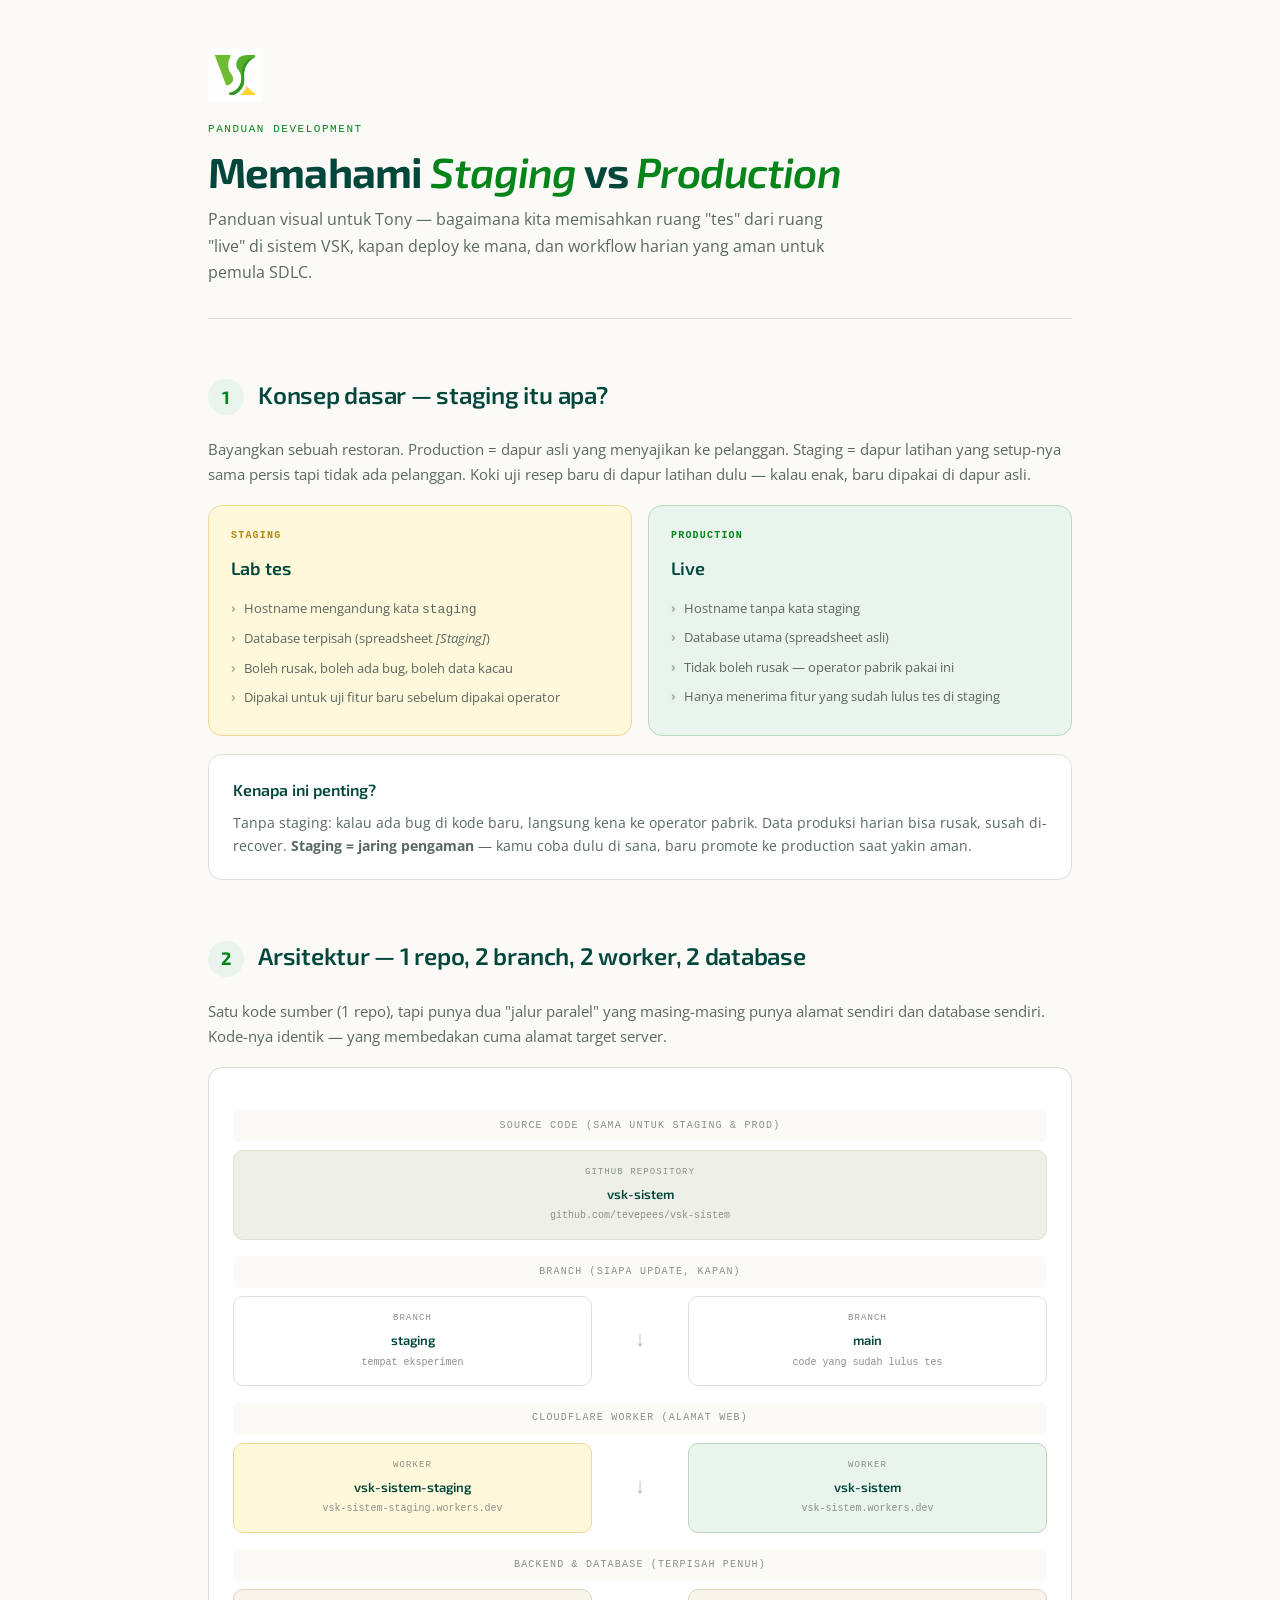
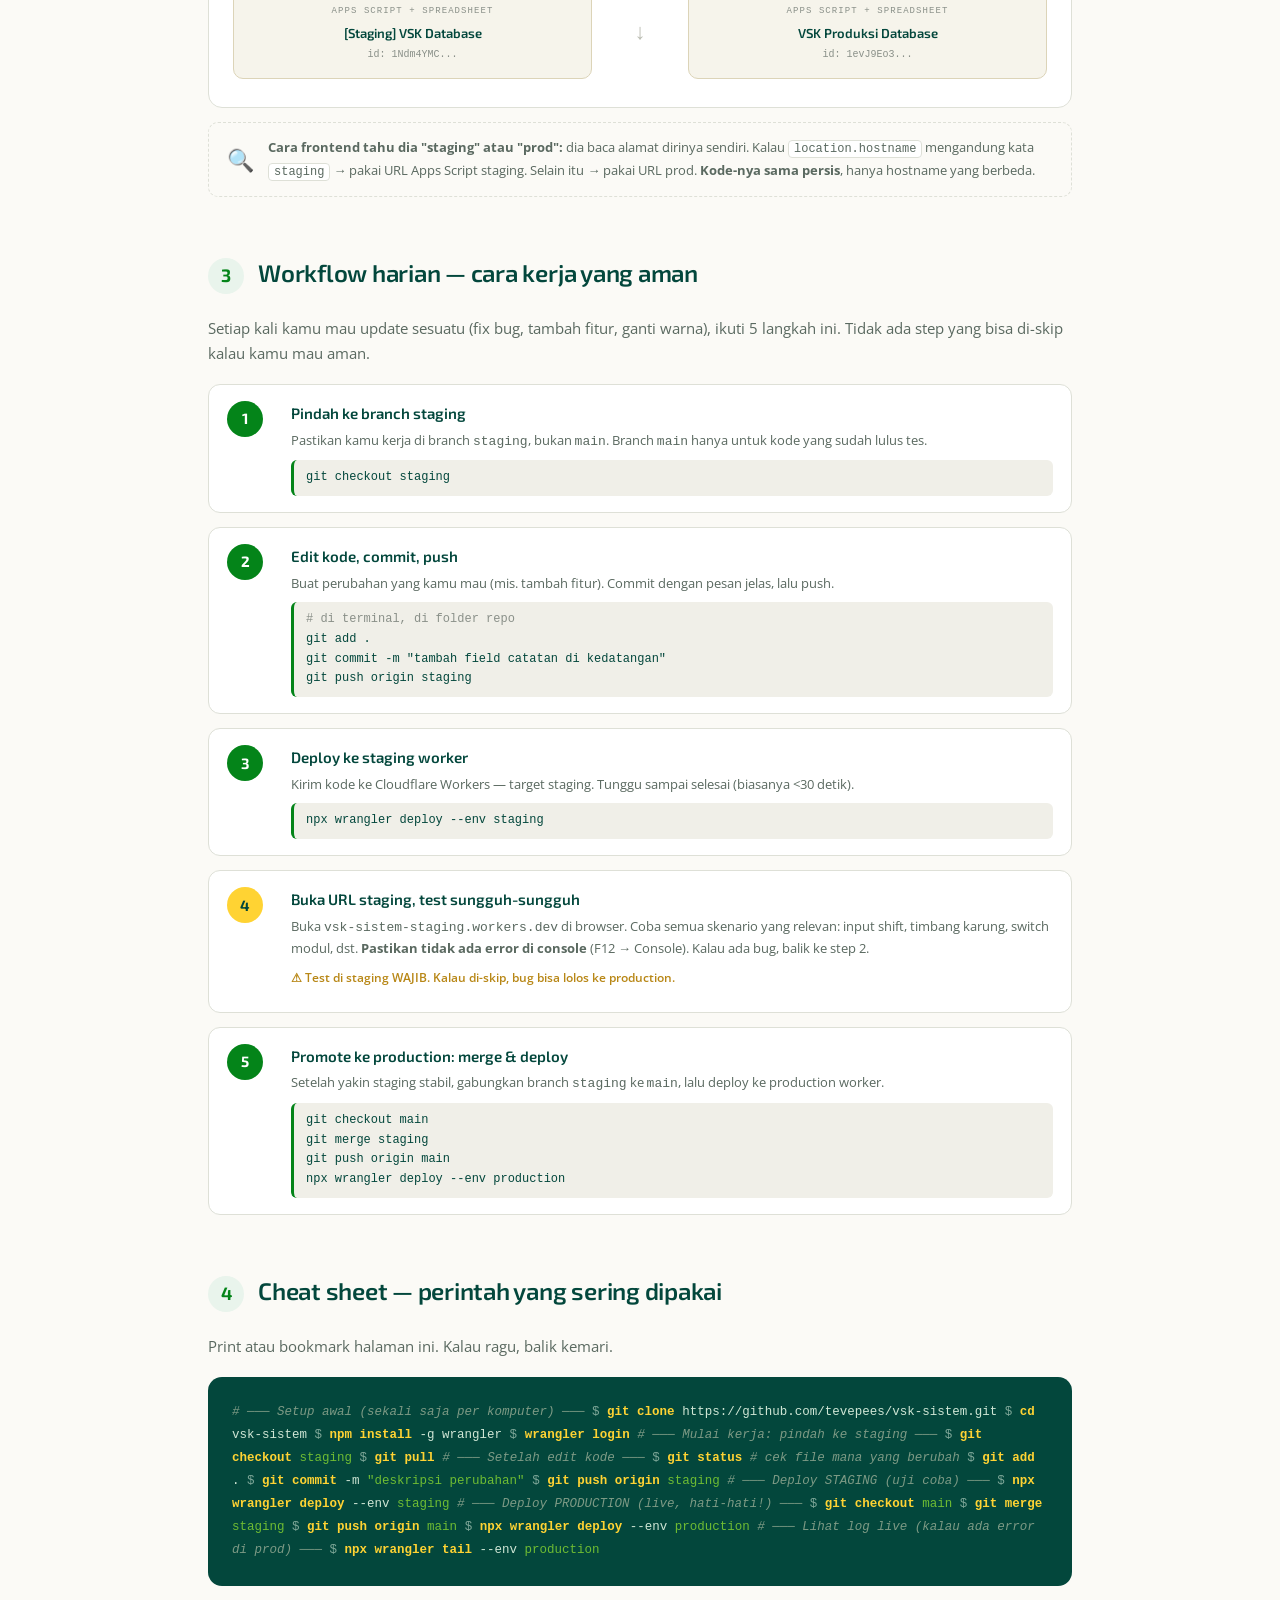
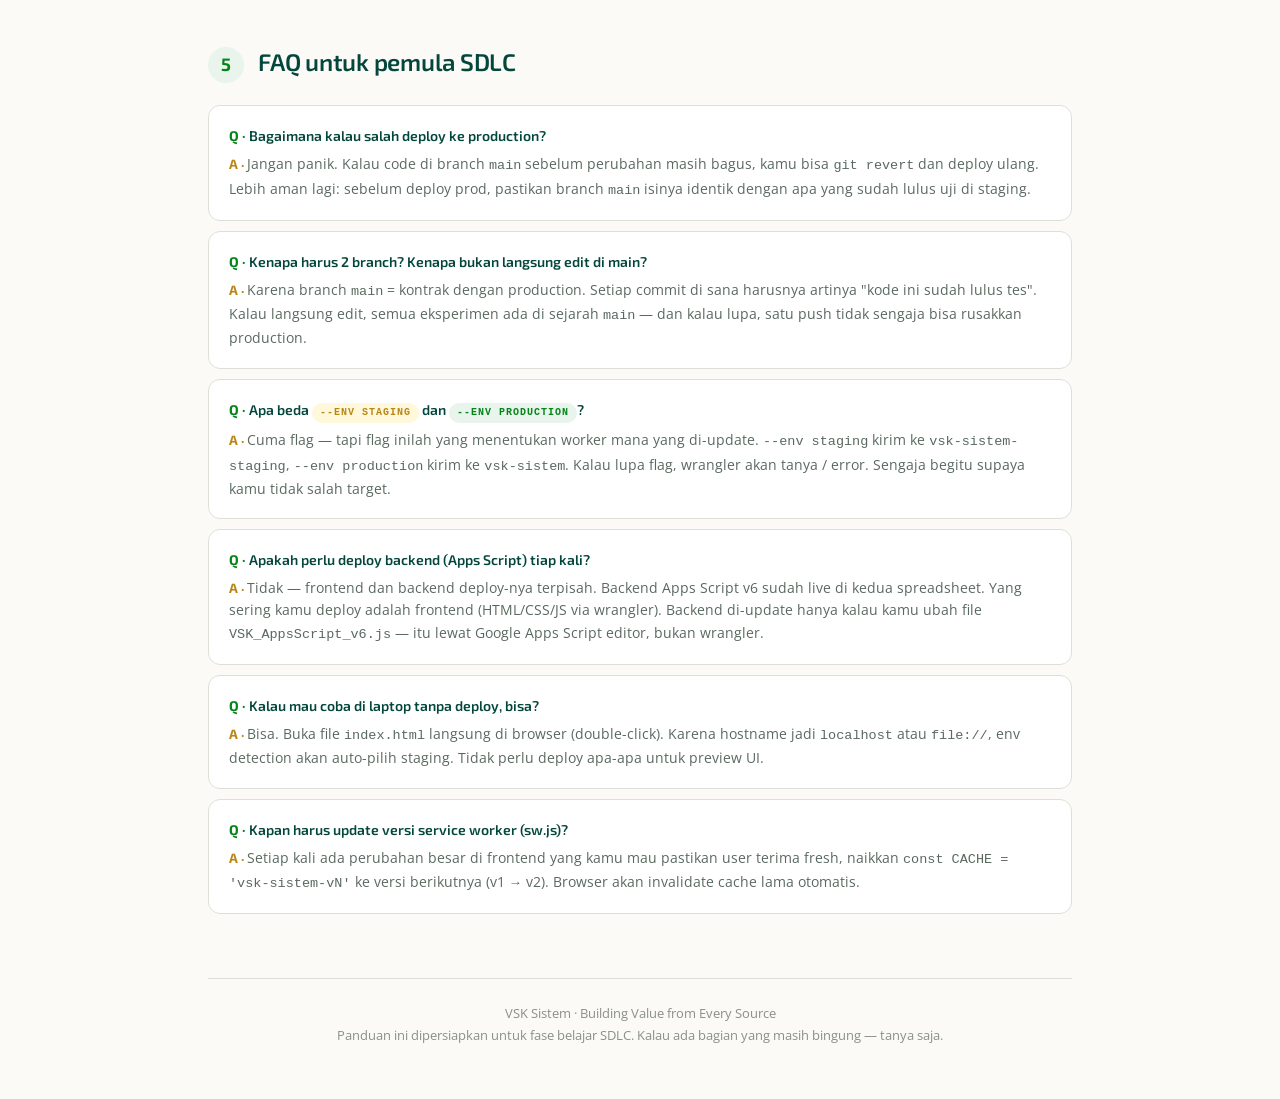
<file: dev-workflow-guide.html>
<!DOCTYPE html>
<html lang="id">
<head>
<meta charset="UTF-8">
<meta name="viewport" content="width=device-width, initial-scale=1.0">
<title>Panduan Development VSK — Staging vs Production</title>
<link rel="preconnect" href="https://fonts.googleapis.com">
<link rel="preconnect" href="https://fonts.gstatic.com" crossorigin>
<link href="https://fonts.googleapis.com/css2?family=Exo+2:ital,wght@0,400;0,500;0,600;0,700;1,400&family=Open+Sans:wght@400;500;600;700&display=swap" rel="stylesheet">
<style>
:root {
  --leaf:#048419; --leaf2:#6FBC33; --leaf-bg:#e9f4ec;
  --amber:#b88716; --amber2:#FFD333; --amber-bg:#fff8db;
  --char:#03473C; --brown:#5a6960; --sand:#8a9089; --stone:#bcbeb3;
  --cream:#fbfaf6; --cream2:#f0efe8;
  --border:#dee0d7; --rose:#a05050;
  --sans:'Open Sans',sans-serif; --serif:'Exo 2',sans-serif;
  --mono:ui-monospace,'SF Mono',Menlo,Consolas,monospace;
}
*,*::before,*::after{box-sizing:border-box;margin:0;padding:0;}
html{scroll-behavior:smooth;}
body{font-family:var(--sans);background:var(--cream);color:var(--char);line-height:1.65;}

.wrap{max-width:920px;margin:0 auto;padding:48px 28px 80px;}

/* ── Header ── */
.hero{padding-bottom:32px;border-bottom:1px solid var(--border);margin-bottom:40px;}
.hero-eyebrow{font-family:var(--mono);font-size:11px;color:var(--leaf);letter-spacing:0.14em;text-transform:uppercase;margin-bottom:10px;}
.hero h1{font-family:var(--serif);font-size:42px;font-weight:700;line-height:1.1;letter-spacing:-0.02em;margin-bottom:12px;}
.hero h1 em{color:var(--leaf);font-style:italic;font-weight:600;}
.hero-sub{font-size:16px;color:var(--brown);max-width:640px;}

/* ── Logo lockup ── */
.vsk-logo{display:block;width:54px;height:auto;margin-bottom:18px;user-select:none;}

/* ── Sections ── */
.section{margin-top:56px;}
.section-head{display:flex;align-items:baseline;gap:14px;margin-bottom:22px;}
.section-num{font-family:var(--serif);font-weight:700;font-size:18px;color:var(--leaf);background:var(--leaf-bg);width:36px;height:36px;border-radius:50%;display:inline-flex;align-items:center;justify-content:center;flex-shrink:0;}
.section-title{font-family:var(--serif);font-size:24px;font-weight:600;color:var(--char);letter-spacing:-0.01em;}
.section-lead{font-size:15px;color:var(--brown);margin-bottom:18px;}

/* ── Card ── */
.card{background:white;border:1px solid var(--border);border-radius:14px;padding:22px 24px;margin-bottom:14px;}
.card h3{font-family:var(--serif);font-size:16px;font-weight:600;margin-bottom:8px;color:var(--char);}
.card p{font-size:14px;color:var(--brown);}
.card p + p{margin-top:8px;}

/* ── Analogi (split panel) ── */
.split{display:grid;grid-template-columns:1fr 1fr;gap:16px;margin:18px 0;}
.split-col{padding:22px;border-radius:14px;}
.split-col.staging{background:var(--amber-bg);border:1px solid #f0d896;}
.split-col.prod{background:var(--leaf-bg);border:1px solid #b8d9bf;}
.split-tag{font-family:var(--mono);font-size:10px;letter-spacing:0.12em;text-transform:uppercase;font-weight:600;margin-bottom:10px;}
.split-col.staging .split-tag{color:var(--amber);}
.split-col.prod .split-tag{color:var(--leaf);}
.split-col h4{font-family:var(--serif);font-size:18px;font-weight:600;margin-bottom:10px;}
.split-col p{font-size:13px;color:var(--brown);margin-bottom:6px;}
.split-col ul{list-style:none;padding:0;font-size:13px;color:var(--brown);}
.split-col li{padding:4px 0;}
.split-col li::before{content:"›";color:currentColor;font-weight:700;margin-right:8px;opacity:.5;}

/* ── Architecture diagram ── */
.arch{background:white;border:1px solid var(--border);border-radius:14px;padding:28px 24px;margin:14px 0;}
.arch-stage{display:grid;grid-template-columns:1fr 80px 1fr;gap:8px;align-items:center;margin-bottom:16px;}
.arch-stage:last-child{margin-bottom:0;}
.arch-box{padding:14px 16px;border-radius:10px;background:var(--cream2);border:1px solid var(--border);text-align:center;}
.arch-box.repo{background:#eef0e8;}
.arch-box.branch{background:white;}
.arch-box.worker{background:var(--leaf-bg);border-color:#b8d9bf;}
.arch-box.worker.staging{background:var(--amber-bg);border-color:#f0d896;}
.arch-box.db{background:#f6f4eb;border-color:#dcd4b8;}
.arch-box .lbl{font-family:var(--mono);font-size:9px;letter-spacing:0.12em;text-transform:uppercase;color:var(--sand);margin-bottom:4px;}
.arch-box .nm{font-family:var(--serif);font-size:13px;font-weight:600;color:var(--char);}
.arch-box .meta{font-family:var(--mono);font-size:10px;color:var(--sand);margin-top:3px;}
.arch-arrow{text-align:center;font-family:var(--mono);font-size:22px;color:var(--stone);}
.arch-row-label{font-family:var(--mono);font-size:10px;color:var(--sand);text-transform:uppercase;letter-spacing:0.12em;text-align:center;margin:14px 0 8px;padding:8px;background:var(--cream);border-radius:6px;}

.arch-detect{display:flex;align-items:center;gap:14px;background:var(--cream);border:1px dashed var(--border);border-radius:10px;padding:14px 18px;margin:14px 0;}
.arch-detect-icon{font-size:22px;}
.arch-detect-text{flex:1;font-size:13px;color:var(--brown);}
.arch-detect-text code{font-family:var(--mono);font-size:12px;background:white;padding:1px 5px;border-radius:4px;border:1px solid var(--border);}

/* ── Flow steps ── */
.flow{display:flex;flex-direction:column;gap:14px;}
.flow-step{display:grid;grid-template-columns:48px 1fr;gap:16px;align-items:flex-start;background:white;border:1px solid var(--border);border-radius:12px;padding:16px 18px;}
.flow-num{width:36px;height:36px;border-radius:50%;background:var(--leaf);color:white;font-family:var(--serif);font-weight:700;font-size:15px;display:flex;align-items:center;justify-content:center;}
.flow-num.warn{background:var(--amber2);color:var(--char);}
.flow-content h4{font-family:var(--serif);font-size:15px;font-weight:600;margin-bottom:4px;}
.flow-content p{font-size:13px;color:var(--brown);margin-bottom:8px;}
.flow-cmd{font-family:var(--mono);font-size:12px;background:var(--cream2);padding:8px 12px;border-radius:6px;border-left:3px solid var(--leaf);margin-top:6px;display:block;color:var(--char);}
.flow-cmd .comment{color:var(--sand);}

/* ── Cheat sheet ── */
.cheat{background:var(--char);color:#cfe6d5;border-radius:14px;padding:24px;font-family:var(--mono);font-size:12.5px;line-height:1.85;overflow-x:auto;}
.cheat .ct{color:var(--amber2);font-weight:600;}
.cheat .gn{color:var(--leaf2);}
.cheat .cm{color:#7d9a85;font-style:italic;}
.cheat .pr{color:#cfe6d5;opacity:.6;user-select:none;}

/* ── FAQ ── */
.faq{display:flex;flex-direction:column;gap:10px;}
.faq-item{background:white;border:1px solid var(--border);border-radius:12px;padding:18px 20px;}
.faq-q{font-family:var(--serif);font-weight:600;font-size:14px;color:var(--char);margin-bottom:6px;}
.faq-q::before{content:"Q · ";color:var(--leaf);font-weight:700;}
.faq-a{font-size:13.5px;color:var(--brown);}
.faq-a::before{content:"A · ";color:var(--amber);font-weight:700;font-family:var(--serif);}

/* ── Pill ── */
.pill{display:inline-block;font-family:var(--mono);font-size:10px;font-weight:600;padding:2px 8px;border-radius:99px;letter-spacing:0.1em;text-transform:uppercase;}
.pill.green{background:var(--leaf-bg);color:var(--leaf);}
.pill.amber{background:var(--amber-bg);color:var(--amber);}

/* ── Footer ── */
.footer{margin-top:64px;padding-top:24px;border-top:1px solid var(--border);font-size:13px;color:var(--sand);text-align:center;}

/* ── Responsive ── */
@media (max-width:680px){
  .wrap{padding:32px 18px 60px;}
  .hero h1{font-size:32px;}
  .split{grid-template-columns:1fr;}
  .arch-stage{grid-template-columns:1fr;gap:4px;}
  .arch-arrow{transform:rotate(90deg);}
}
</style>
</head>
<body>
<div class="wrap">

<!-- ═══ HERO ═══ -->
<header class="hero">
  <img src="logo.svg" alt="VSK" class="vsk-logo">
  <div class="hero-eyebrow">Panduan Development</div>
  <h1>Memahami <em>Staging</em> vs <em>Production</em></h1>
  <p class="hero-sub">Panduan visual untuk Tony — bagaimana kita memisahkan ruang "tes" dari ruang "live" di sistem VSK, kapan deploy ke mana, dan workflow harian yang aman untuk pemula SDLC.</p>
</header>

<!-- ═══ SECTION 1: KONSEP ═══ -->
<section class="section">
  <div class="section-head">
    <div class="section-num">1</div>
    <div class="section-title">Konsep dasar — staging itu apa?</div>
  </div>
  <p class="section-lead">Bayangkan sebuah restoran. Production = dapur asli yang menyajikan ke pelanggan. Staging = dapur latihan yang setup-nya sama persis tapi tidak ada pelanggan. Koki uji resep baru di dapur latihan dulu — kalau enak, baru dipakai di dapur asli.</p>

  <div class="split">
    <div class="split-col staging">
      <div class="split-tag">Staging</div>
      <h4>Lab tes</h4>
      <ul>
        <li>Hostname mengandung kata <code>staging</code></li>
        <li>Database terpisah (spreadsheet <em>[Staging]</em>)</li>
        <li>Boleh rusak, boleh ada bug, boleh data kacau</li>
        <li>Dipakai untuk uji fitur baru sebelum dipakai operator</li>
      </ul>
    </div>
    <div class="split-col prod">
      <div class="split-tag">Production</div>
      <h4>Live</h4>
      <ul>
        <li>Hostname tanpa kata staging</li>
        <li>Database utama (spreadsheet asli)</li>
        <li>Tidak boleh rusak — operator pabrik pakai ini</li>
        <li>Hanya menerima fitur yang sudah lulus tes di staging</li>
      </ul>
    </div>
  </div>

  <div class="card">
    <h3>Kenapa ini penting?</h3>
    <p>Tanpa staging: kalau ada bug di kode baru, langsung kena ke operator pabrik. Data produksi harian bisa rusak, susah di-recover. <strong>Staging = jaring pengaman</strong> — kamu coba dulu di sana, baru promote ke production saat yakin aman.</p>
  </div>
</section>

<!-- ═══ SECTION 2: ARSITEKTUR ═══ -->
<section class="section">
  <div class="section-head">
    <div class="section-num">2</div>
    <div class="section-title">Arsitektur — 1 repo, 2 branch, 2 worker, 2 database</div>
  </div>
  <p class="section-lead">Satu kode sumber (1 repo), tapi punya dua "jalur paralel" yang masing-masing punya alamat sendiri dan database sendiri. Kode-nya identik — yang membedakan cuma alamat target server.</p>

  <div class="arch">
    <div class="arch-row-label">Source code (sama untuk staging & prod)</div>
    <div class="arch-stage">
      <div class="arch-box repo" style="grid-column:1/-1;">
        <div class="lbl">GitHub Repository</div>
        <div class="nm">vsk-sistem</div>
        <div class="meta">github.com/tevepees/vsk-sistem</div>
      </div>
    </div>

    <div class="arch-row-label">Branch (siapa update, kapan)</div>
    <div class="arch-stage">
      <div class="arch-box branch">
        <div class="lbl">Branch</div>
        <div class="nm">staging</div>
        <div class="meta">tempat eksperimen</div>
      </div>
      <div class="arch-arrow">↓</div>
      <div class="arch-box branch">
        <div class="lbl">Branch</div>
        <div class="nm">main</div>
        <div class="meta">code yang sudah lulus tes</div>
      </div>
    </div>

    <div class="arch-row-label">Cloudflare Worker (alamat web)</div>
    <div class="arch-stage">
      <div class="arch-box worker staging">
        <div class="lbl">Worker</div>
        <div class="nm">vsk-sistem-staging</div>
        <div class="meta">vsk-sistem-staging.workers.dev</div>
      </div>
      <div class="arch-arrow">↓</div>
      <div class="arch-box worker">
        <div class="lbl">Worker</div>
        <div class="nm">vsk-sistem</div>
        <div class="meta">vsk-sistem.workers.dev</div>
      </div>
    </div>

    <div class="arch-row-label">Backend & Database (terpisah penuh)</div>
    <div class="arch-stage">
      <div class="arch-box db">
        <div class="lbl">Apps Script + Spreadsheet</div>
        <div class="nm">[Staging] VSK Database</div>
        <div class="meta">id: 1Ndm4YMC...</div>
      </div>
      <div class="arch-arrow">↓</div>
      <div class="arch-box db">
        <div class="lbl">Apps Script + Spreadsheet</div>
        <div class="nm">VSK Produksi Database</div>
        <div class="meta">id: 1evJ9Eo3...</div>
      </div>
    </div>
  </div>

  <div class="arch-detect">
    <div class="arch-detect-icon">🔍</div>
    <div class="arch-detect-text">
      <strong>Cara frontend tahu dia "staging" atau "prod":</strong> dia baca alamat dirinya sendiri.
      Kalau <code>location.hostname</code> mengandung kata <code>staging</code> → pakai URL Apps Script staging.
      Selain itu → pakai URL prod. <strong>Kode-nya sama persis</strong>, hanya hostname yang berbeda.
    </div>
  </div>
</section>

<!-- ═══ SECTION 3: WORKFLOW HARIAN ═══ -->
<section class="section">
  <div class="section-head">
    <div class="section-num">3</div>
    <div class="section-title">Workflow harian — cara kerja yang aman</div>
  </div>
  <p class="section-lead">Setiap kali kamu mau update sesuatu (fix bug, tambah fitur, ganti warna), ikuti 5 langkah ini. Tidak ada step yang bisa di-skip kalau kamu mau aman.</p>

  <div class="flow">
    <div class="flow-step">
      <div class="flow-num">1</div>
      <div class="flow-content">
        <h4>Pindah ke branch staging</h4>
        <p>Pastikan kamu kerja di branch <code>staging</code>, bukan <code>main</code>. Branch <code>main</code> hanya untuk kode yang sudah lulus tes.</p>
        <code class="flow-cmd">git checkout staging</code>
      </div>
    </div>

    <div class="flow-step">
      <div class="flow-num">2</div>
      <div class="flow-content">
        <h4>Edit kode, commit, push</h4>
        <p>Buat perubahan yang kamu mau (mis. tambah fitur). Commit dengan pesan jelas, lalu push.</p>
        <code class="flow-cmd"><span class="comment"># di terminal, di folder repo</span><br>git add .<br>git commit -m "tambah field catatan di kedatangan"<br>git push origin staging</code>
      </div>
    </div>

    <div class="flow-step">
      <div class="flow-num">3</div>
      <div class="flow-content">
        <h4>Deploy ke staging worker</h4>
        <p>Kirim kode ke Cloudflare Workers — target staging. Tunggu sampai selesai (biasanya &lt;30 detik).</p>
        <code class="flow-cmd">npx wrangler deploy --env staging</code>
      </div>
    </div>

    <div class="flow-step">
      <div class="flow-num warn">4</div>
      <div class="flow-content">
        <h4>Buka URL staging, test sungguh-sungguh</h4>
        <p>Buka <code>vsk-sistem-staging.workers.dev</code> di browser. Coba semua skenario yang relevan: input shift, timbang karung, switch modul, dst. <strong>Pastikan tidak ada error di console</strong> (F12 → Console). Kalau ada bug, balik ke step 2.</p>
        <p style="color:var(--amber);font-weight:600;font-size:12px;margin-top:6px;">⚠ Test di staging WAJIB. Kalau di-skip, bug bisa lolos ke production.</p>
      </div>
    </div>

    <div class="flow-step">
      <div class="flow-num">5</div>
      <div class="flow-content">
        <h4>Promote ke production: merge & deploy</h4>
        <p>Setelah yakin staging stabil, gabungkan branch <code>staging</code> ke <code>main</code>, lalu deploy ke production worker.</p>
        <code class="flow-cmd">git checkout main<br>git merge staging<br>git push origin main<br>npx wrangler deploy --env production</code>
      </div>
    </div>
  </div>
</section>

<!-- ═══ SECTION 4: CHEAT SHEET ═══ -->
<section class="section">
  <div class="section-head">
    <div class="section-num">4</div>
    <div class="section-title">Cheat sheet — perintah yang sering dipakai</div>
  </div>
  <p class="section-lead">Print atau bookmark halaman ini. Kalau ragu, balik kemari.</p>

  <div class="cheat">
<span class="cm"># ─── Setup awal (sekali saja per komputer) ───</span>
<span class="pr">$</span> <span class="ct">git clone</span> https://github.com/tevepees/vsk-sistem.git
<span class="pr">$</span> <span class="ct">cd</span> vsk-sistem
<span class="pr">$</span> <span class="ct">npm install</span> -g wrangler
<span class="pr">$</span> <span class="ct">wrangler login</span>

<span class="cm"># ─── Mulai kerja: pindah ke staging ───</span>
<span class="pr">$</span> <span class="ct">git checkout</span> <span class="gn">staging</span>
<span class="pr">$</span> <span class="ct">git pull</span>

<span class="cm"># ─── Setelah edit kode ───</span>
<span class="pr">$</span> <span class="ct">git status</span>                              <span class="cm"># cek file mana yang berubah</span>
<span class="pr">$</span> <span class="ct">git add</span> .
<span class="pr">$</span> <span class="ct">git commit</span> -m <span class="gn">"deskripsi perubahan"</span>
<span class="pr">$</span> <span class="ct">git push origin</span> <span class="gn">staging</span>

<span class="cm"># ─── Deploy STAGING (uji coba) ───</span>
<span class="pr">$</span> <span class="ct">npx wrangler deploy</span> --env <span class="gn">staging</span>

<span class="cm"># ─── Deploy PRODUCTION (live, hati-hati!) ───</span>
<span class="pr">$</span> <span class="ct">git checkout</span> <span class="gn">main</span>
<span class="pr">$</span> <span class="ct">git merge</span> <span class="gn">staging</span>
<span class="pr">$</span> <span class="ct">git push origin</span> <span class="gn">main</span>
<span class="pr">$</span> <span class="ct">npx wrangler deploy</span> --env <span class="gn">production</span>

<span class="cm"># ─── Lihat log live (kalau ada error di prod) ───</span>
<span class="pr">$</span> <span class="ct">npx wrangler tail</span> --env <span class="gn">production</span>
  </div>
</section>

<!-- ═══ SECTION 5: FAQ ═══ -->
<section class="section">
  <div class="section-head">
    <div class="section-num">5</div>
    <div class="section-title">FAQ untuk pemula SDLC</div>
  </div>

  <div class="faq">
    <div class="faq-item">
      <div class="faq-q">Bagaimana kalau salah deploy ke production?</div>
      <div class="faq-a">Jangan panik. Kalau code di branch <code>main</code> sebelum perubahan masih bagus, kamu bisa <code>git revert</code> dan deploy ulang. Lebih aman lagi: sebelum deploy prod, pastikan branch <code>main</code> isinya identik dengan apa yang sudah lulus uji di staging.</div>
    </div>

    <div class="faq-item">
      <div class="faq-q">Kenapa harus 2 branch? Kenapa bukan langsung edit di main?</div>
      <div class="faq-a">Karena branch <code>main</code> = kontrak dengan production. Setiap commit di sana harusnya artinya "kode ini sudah lulus tes". Kalau langsung edit, semua eksperimen ada di sejarah <code>main</code> — dan kalau lupa, satu push tidak sengaja bisa rusakkan production.</div>
    </div>

    <div class="faq-item">
      <div class="faq-q">Apa beda <span class="pill amber">--env staging</span> dan <span class="pill green">--env production</span>?</div>
      <div class="faq-a">Cuma flag — tapi flag inilah yang menentukan worker mana yang di-update. <code>--env staging</code> kirim ke <code>vsk-sistem-staging</code>, <code>--env production</code> kirim ke <code>vsk-sistem</code>. Kalau lupa flag, wrangler akan tanya / error. Sengaja begitu supaya kamu tidak salah target.</div>
    </div>

    <div class="faq-item">
      <div class="faq-q">Apakah perlu deploy backend (Apps Script) tiap kali?</div>
      <div class="faq-a">Tidak — frontend dan backend deploy-nya terpisah. Backend Apps Script v6 sudah live di kedua spreadsheet. Yang sering kamu deploy adalah frontend (HTML/CSS/JS via wrangler). Backend di-update hanya kalau kamu ubah file <code>VSK_AppsScript_v6.js</code> — itu lewat Google Apps Script editor, bukan wrangler.</div>
    </div>

    <div class="faq-item">
      <div class="faq-q">Kalau mau coba di laptop tanpa deploy, bisa?</div>
      <div class="faq-a">Bisa. Buka file <code>index.html</code> langsung di browser (double-click). Karena hostname jadi <code>localhost</code> atau <code>file://</code>, env detection akan auto-pilih staging. Tidak perlu deploy apa-apa untuk preview UI.</div>
    </div>

    <div class="faq-item">
      <div class="faq-q">Kapan harus update versi service worker (sw.js)?</div>
      <div class="faq-a">Setiap kali ada perubahan besar di frontend yang kamu mau pastikan user terima fresh, naikkan <code>const CACHE = 'vsk-sistem-vN'</code> ke versi berikutnya (v1 → v2). Browser akan invalidate cache lama otomatis.</div>
    </div>
  </div>
</section>

<div class="footer">
  VSK Sistem · Building Value from Every Source<br>
  Panduan ini dipersiapkan untuk fase belajar SDLC. Kalau ada bagian yang masih bingung — tanya saja.
</div>

</div>
</body>
</html>
</file>
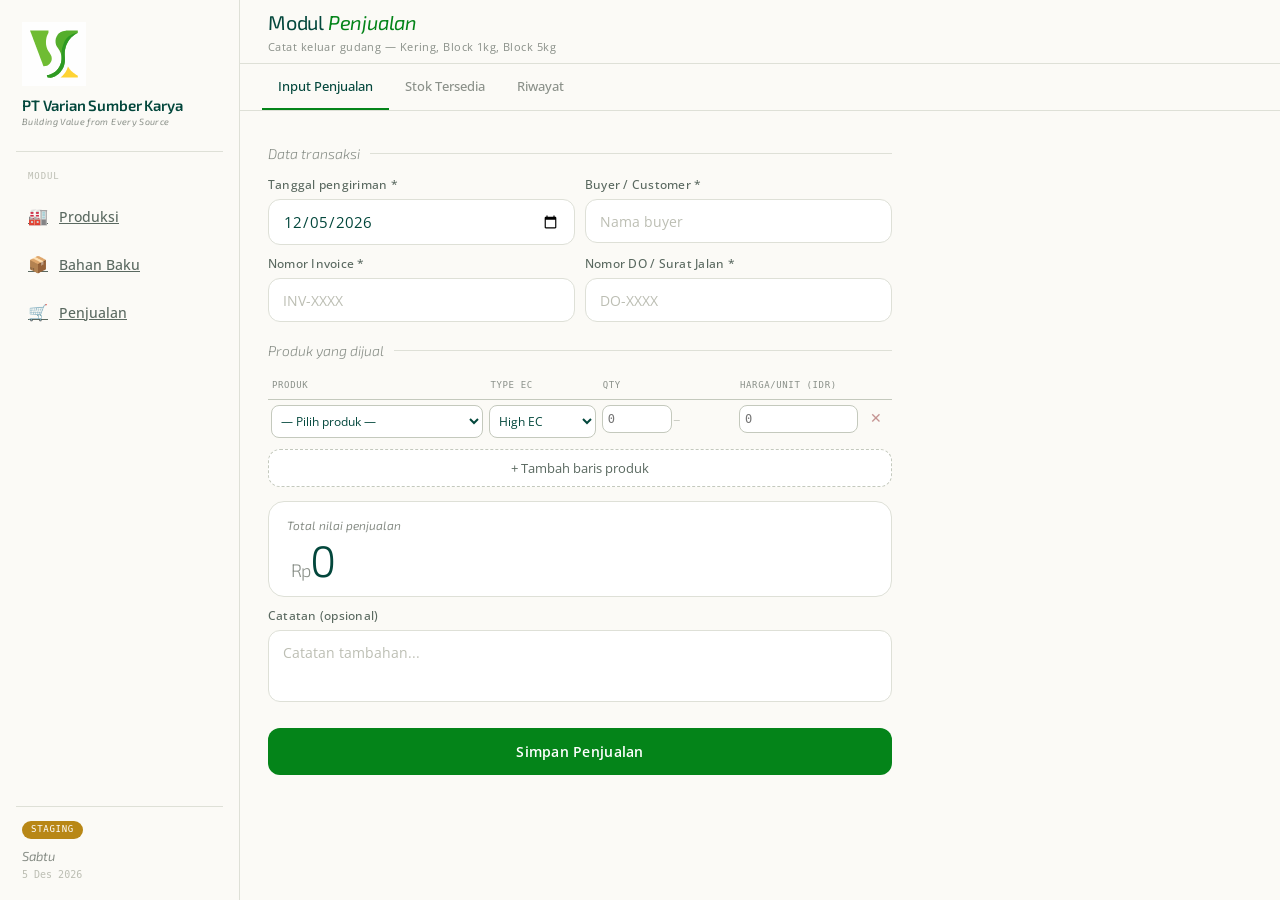
<file: penjualan.html>
<!DOCTYPE html>
<html lang="id">
<head>
<meta charset="UTF-8">
<meta name="viewport" content="width=device-width, initial-scale=1.0">
<meta name="theme-color" content="#faf8f4">
<meta name="apple-mobile-web-app-capable" content="yes">
<meta name="apple-mobile-web-app-status-bar-style" content="default">
<meta name="apple-mobile-web-app-title" content="VSK Penjualan">
<link rel="manifest" href="/manifest.json">
<title>VSK — Penjualan</title>
<link rel="preconnect" href="https://fonts.googleapis.com">
<link rel="preconnect" href="https://fonts.gstatic.com" crossorigin>
<link href="https://fonts.googleapis.com/css2?family=Exo+2:ital,wght@0,400;0,500;0,600;0,700;1,400&family=Open+Sans:wght@300;400;500;600;700&display=swap" rel="stylesheet">
<link rel="stylesheet" href="/shared.css">
</head>
<body>

<aside class="sidebar">
  <div class="side-brand">
    <a href="/"><img src="/logo.svg" alt="VSK" class="vsk-logo"></a>
    <div>
      <div class="side-brand-name">PT Varian Sumber Karya</div>
      <div class="side-brand-sub">Building Value from Every Source</div>
    </div>
  </div>

  <nav class="side-nav">
    <div class="side-section-title">Modul</div>
    <a class="side-item" href="/produksi">
      <span class="side-item-icon">🏭</span>
      <span>Produksi</span>
    </a>
    <a class="side-item" href="/rawmat">
      <span class="side-item-icon">📦</span>
      <span>Bahan Baku</span>
      <span class="side-item-meta" id="side-rawmat-meta" style="display:none">●</span>
    </a>
    <a class="side-item" href="/penjualan">
      <span class="side-item-icon">🛒</span>
      <span>Penjualan</span>
    </a>
  </nav>

  <div class="side-foot">
    <div class="env-badge" id="env-badge">staging</div>
    <div class="side-foot-date">
      <div class="side-foot-day" id="top-day"></div>
      <div class="side-foot-fulldate" id="top-date"></div>
    </div>
  </div>
</aside>

<main class="content">
<section class="module active" data-module="penjualan" id="mod-penjualan">
  <header class="topbar">
    <div class="topbar-left">
      <div class="topbar-title">Modul <em>Penjualan</em></div>
      <div class="topbar-sub">Catat keluar gudang — Kering, Block 1kg, Block 5kg</div>
    </div>
  </header>

  <nav class="subnav" id="penjualan-subnav">
    <button class="subnav-btn active" data-pane="input" type="button">Input Penjualan</button>
    <button class="subnav-btn" data-pane="stok" type="button">Stok Tersedia</button>
    <button class="subnav-btn" data-pane="riwayat" type="button">Riwayat</button>
  </nav>

  <!-- ── PAGE: Stok Tersedia ── -->
  <div class="page" data-pane="stok" id="pjl-page-stok">
    <div class="sec">
      <span class="sec-title">Stok Finished Goods</span>
      <div class="sec-line"></div>
      <button class="sec-refresh" id="pjl-refresh-stok" type="button">↻ Refresh</button>
    </div>

    <div id="pjl-stok-content">
      <div class="empty"><div class="empty-icon">⏳</div><div class="empty-h">Memuat stok...</div></div>
    </div>

    <div class="sec" style="margin-top:18px;">
      <span class="sec-title">Rekap bulan ini</span>
      <div class="sec-line"></div>
      <span class="sec-tag" id="pjl-rekap-bulan-label"></span>
    </div>
    <div id="pjl-rekap-content">
      <div class="empty"><div class="empty-icon">⏳</div><div class="empty-h">Memuat rekap...</div></div>
    </div>

    <div style="padding:4px 0 8px;">
      <button class="pjl-wa-btn" id="pjl-wa-btn" type="button">
        <svg xmlns="http://www.w3.org/2000/svg" width="18" height="18" viewBox="0 0 24 24" fill="currentColor"><path d="M17.472 14.382c-.297-.149-1.758-.867-2.03-.967-.273-.099-.471-.148-.67.15-.197.297-.767.966-.94 1.164-.173.199-.347.223-.644.075-.297-.15-1.255-.463-2.39-1.475-.883-.788-1.48-1.761-1.653-2.059-.173-.297-.018-.458.13-.606.134-.133.298-.347.446-.52.149-.174.198-.298.298-.497.099-.198.05-.371-.025-.52-.075-.149-.669-1.612-.916-2.207-.242-.579-.487-.5-.669-.51-.173-.008-.371-.01-.57-.01-.198 0-.52.074-.792.372-.272.297-1.04 1.016-1.04 2.479 0 1.462 1.065 2.875 1.213 3.074.149.198 2.096 3.2 5.077 4.487.709.306 1.262.489 1.694.625.712.227 1.36.195 1.871.118.571-.085 1.758-.719 2.006-1.413.248-.694.248-1.289.173-1.413-.074-.124-.272-.198-.57-.347m-5.421 7.403h-.004a9.87 9.87 0 01-5.031-1.378l-.361-.214-3.741.982.998-3.648-.235-.374a9.86 9.86 0 01-1.51-5.26c.001-5.45 4.436-9.884 9.888-9.884 2.64 0 5.122 1.03 6.988 2.898a9.825 9.825 0 012.893 6.994c-.003 5.45-4.437 9.884-9.885 9.884m8.413-18.297A11.815 11.815 0 0012.05 0C5.495 0 .16 5.335.157 11.892c0 2.096.547 4.142 1.588 5.945L.057 24l6.305-1.654a11.882 11.882 0 005.683 1.448h.005c6.554 0 11.89-5.335 11.893-11.893a11.821 11.821 0 00-3.48-8.413z"/></svg>
        Salin laporan untuk WhatsApp
      </button>
    </div>
  </div>

  <!-- ── PAGE: Input Penjualan ── -->
  <div class="page active" data-pane="input" id="pjl-page-input">

    <!-- Form -->
    <div class="sec" style="margin-top:8px;">
      <span class="sec-title">Data transaksi</span>
      <div class="sec-line"></div>
    </div>

    <div class="grid2">
      <div class="field">
        <label class="f-label">Tanggal pengiriman *</label>
        <div class="f-wrap"><input type="date" id="pjl-tanggal" class="no-unit"></div>
      </div>
      <div class="field">
        <label class="f-label">Buyer / Customer *</label>
        <div class="f-wrap"><input type="text" id="pjl-buyer" placeholder="Nama buyer" class="no-unit"></div>
      </div>
    </div>

    <div class="grid2" style="margin-top:10px;">
      <div class="field">
        <label class="f-label">Nomor Invoice *</label>
        <div class="f-wrap"><input type="text" id="pjl-po" placeholder="INV-XXXX" class="no-unit"></div>
      </div>
      <div class="field">
        <label class="f-label">Nomor DO / Surat Jalan *</label>
        <div class="f-wrap"><input type="text" id="pjl-do" placeholder="DO-XXXX" class="no-unit"></div>
      </div>
    </div>

    <!-- Produk yang dijual — line-item table -->
    <div class="sec" style="margin-top:18px;">
      <span class="sec-title">Produk yang dijual</span>
      <div class="sec-line"></div>
    </div>

    <div class="pjl-line-wrap">
      <table class="pjl-line-table">
        <thead>
          <tr>
            <th style="width:35%">Produk</th>
            <th style="width:18%">Type EC</th>
            <th style="width:22%">Qty</th>
            <th style="width:20%">Harga/unit (IDR)</th>
            <th style="width:5%"></th>
          </tr>
        </thead>
        <tbody id="pjl-line-tbody">
          <!-- rows ditambah via JS addTableRow() -->
        </tbody>
      </table>
      <button class="pjl-add-row-btn" id="pjl-add-row" type="button">+ Tambah baris produk</button>
    </div>

    <!-- Total nilai preview -->
    <div class="hero" style="margin-top:14px;padding:14px 18px;">
      <div class="hero-label">Total nilai penjualan</div>
      <div class="hero-val" id="pjl-total-preview"><sup>Rp</sup>0</div>
    </div>
    <!-- Sample shipment indicator -->
    <div id="pjl-sample-indicator">⚠️ Sample Shipment — semua harga 0. Batas: max 2 pcs Block, max 5 kg Kering.</div>

    <!-- Catatan -->
    <div class="field" style="margin-top:10px;">
      <label class="f-label">Catatan (opsional)</label>
      <div class="f-wrap"><textarea id="pjl-catatan" placeholder="Catatan tambahan..."></textarea></div>
    </div>

    <button class="btn-main" id="pjl-submit" type="button">Simpan Penjualan</button>

    <div id="pjl-form-error" style="display:none;margin-top:10px;padding:10px 14px;background:var(--rose-bg);border-radius:var(--r);font-size:13px;color:var(--rose);"></div>
  </div>

  <!-- ── PAGE: Riwayat ── -->
  <div class="page" data-pane="riwayat" id="pjl-page-riwayat">
    <div class="sec">
      <span class="sec-title">Riwayat transaksi</span>
      <div class="sec-line"></div>
      <button class="sec-refresh" id="pjl-refresh-riwayat" type="button">↻ Refresh</button>
    </div>

    <div id="pjl-riwayat-content">
      <div class="empty"><div class="empty-icon">⏳</div><div class="empty-h">Memuat riwayat...</div></div>
    </div>

    <!-- Drawer detail + cancel -->
    <div class="drawer" id="pjl-drawer">
      <div class="drawer-panel">
        <div class="drawer-head">
          <div class="drawer-title" id="pjl-dr-title">Detail transaksi</div>
          <button class="drawer-close" id="pjl-dr-close" type="button">×</button>
        </div>
        <div class="drawer-body" id="pjl-dr-body"></div>
      </div>
    </div>
  </div>

</section>

</main>

<div class="toast" id="toast"></div>

<script>
(function(){
  'use strict';

  var SHEETS_URL_STAGING = 'https://script.google.com/macros/s/AKfycbxdpYmv3AUqcS0P7Lv-3LRYBV4nDoscDSfcupsN0UwvQt01E0Z3-YLwuLglY9iILGkl/exec';
  var SHEETS_URL_PROD    = 'https://script.google.com/macros/s/AKfycbw3pWXUCvStevJLIA2x1r7n39Hb2UrCNYuGzwUbzLVpMtyd_ICBMS8RLR3ZqLo9_PqRaw/exec';

  var IS_STAGING = location.hostname.indexOf('staging') !== -1
                || location.hostname.indexOf('localhost') !== -1
                || location.hostname.indexOf('127.0.0.1') !== -1;

  window.VSK = {
    SHEETS_URL: IS_STAGING ? SHEETS_URL_STAGING : SHEETS_URL_PROD,
    IS_STAGING: IS_STAGING,
    $: function(id){ return document.getElementById(id); },
    qs: function(sel, root){ return (root || document).querySelector(sel); },
    qsa: function(sel, root){ return (root || document).querySelectorAll(sel); },
    toast: function(msg, kind){
      var el = document.getElementById('toast');
      if(!el) return;
      el.textContent = msg;
      el.className = 'toast ' + (kind || '') + ' show';
      setTimeout(function(){ el.className = 'toast ' + (kind || ''); }, 2400);
    },
    todayStr: function(){
      return new Date().toLocaleDateString('sv-SE', {timeZone:'Asia/Jakarta'});
    },
    modules: {}
  };

  function initShell(){
    var d = new Date();
    var days = ['Minggu','Senin','Selasa','Rabu','Kamis','Jumat','Sabtu'];
    var mos  = ['Jan','Feb','Mar','Apr','Mei','Jun','Jul','Agu','Sep','Okt','Nov','Des'];
    var dayEl  = document.getElementById('top-day');
    var dateEl = document.getElementById('top-date');
    if(dayEl)  dayEl.textContent  = days[d.getDay()];
    if(dateEl) dateEl.textContent = d.getDate() + ' ' + mos[d.getMonth()] + ' ' + d.getFullYear();

    if(IS_STAGING){
      var badge = document.getElementById('env-badge');
      if(badge) badge.classList.add('show');
    }

    var path = location.pathname.replace(/\/\/$/, '') || '/';
    var sideItems = document.querySelectorAll('a.side-item');
    for(var i=0; i<sideItems.length; i++){
      var href = sideItems[i].getAttribute('href') || '';
      sideItems[i].classList.toggle('active', href === path);
    }
  }

  if(document.readyState === 'loading'){
    document.addEventListener('DOMContentLoaded', initShell);
  } else {
    initShell();
  }

  if('serviceWorker' in navigator){
    navigator.serviceWorker.register('/sw.js').catch(function(){});
  }
})();

(function(){
  'use strict';

  var section = document.getElementById('mod-penjualan');
  var SHEETS_URL = null; // set saat init

  // ── Helpers ───────────────────────────────────────────────
  function qs(sel){ return section.querySelector(sel); }
  function fmtRp(n){ return 'Rp ' + Number(n).toLocaleString('id-ID'); }
  function fmtKg(n){ return parseFloat(n).toFixed(2) + ' kg'; }
  function pn(v){ var x=parseFloat(v); return isNaN(x)?0:x; }

  function showToast(msg, type){
    var t = document.getElementById('toast');
    t.textContent = msg;
    t.className = 'toast show ' + (type||'');
    clearTimeout(t._tid);
    t._tid = setTimeout(function(){ t.className='toast'; }, 2800);
  }

  function showErr(msg){
    var el = qs('#pjl-form-error');
    if(el){ el.style.display = msg ? 'block' : 'none'; el.textContent = msg||''; }
  }

  // ── State ──────────────────────────────────────────────────
  var stokCache = null;  // cache stok untuk validasi & hints

  // ── Fetch stok finished goods ─────────────────────────────
  function fetchStok(cb){
    fetch(SHEETS_URL + '?action=penjualan-stock')
      .then(function(r){ return r.json(); })
      .then(function(d){
        if(d.ok){ stokCache = d.saldo; }
        if(cb) cb(d);
      })
      .catch(function(e){ if(cb) cb({ok:false,error:String(e)}); });
  }

  // ── Render: halaman Stok ───────────────────────────────────
  function renderStok(){
    var el = document.getElementById('pjl-stok-content');
    el.innerHTML = '<div class="empty"><div class="empty-icon">⏳</div><div class="empty-h">Memuat stok...</div></div>';

    fetchStok(function(d){
      if(!d.ok){
        el.innerHTML = '<div class="empty"><div class="empty-icon">⚠️</div><div class="empty-p">Gagal memuat: '+d.error+'</div></div>';
        return;
      }
      var s = d.saldo;
      function cell(label, val, unit, isHigh, isNeg){
        var cls = 'stok-cell ' + (isHigh ? 'high-border' : 'low-border');
        var negCls = isNeg ? ' neg' : '';
        return '<div class="'+cls+'"><div class="st-label">'+label+'</div>'
          +'<div class="st-val'+negCls+'">'+val+'<span class="st-unit">'+unit+'</span></div></div>';
      }
      el.innerHTML =
        '<div class="sec-hint">Produk siap kirim di gudang, real-time dari data produksi dikurangi penjualan.</div>'
        +'<div class="stok-grid">'
        + cell('Kering · High EC', s.keringHighKg.toFixed(2), 'kg', true,  s.keringHighKg<0)
        + cell('Kering · Low EC',  s.keringLowKg.toFixed(2),  'kg', false, s.keringLowKg<0)
        + '<div></div>'
        + cell('Block 1kg · High', s.block1kgHigh, 'pcs', true,  s.block1kgHigh<0)
        + cell('Block 1kg · Low',  s.block1kgLow,  'pcs', false, s.block1kgLow<0)
        + '<div></div>'
        + cell('Block 5kg · High', s.block5kgHigh, 'pcs', true,  s.block5kgHigh<0)
        + cell('Block 5kg · Low',  s.block5kgLow,  'pcs', false, s.block5kgLow<0)
        + '<div></div>'
        +'</div>';
    });

    // Rekap bulan ini
    var today = new Date();
    var bulan = today.getFullYear() + '-' + String(today.getMonth()+1).padStart(2,'0');
    document.getElementById('pjl-rekap-bulan-label').textContent = bulan;
    fetchRekap(bulan);
  }

  function fetchRekap(bulan){
    var el = document.getElementById('pjl-rekap-content');
    fetch(SHEETS_URL + '?action=penjualan-rekap&bulan=' + bulan)
      .then(function(r){ return r.json(); })
      .then(function(d){
        if(!d.ok){ el.innerHTML='<div class="empty"><div class="empty-p">Gagal memuat rekap.</div></div>'; return; }
        if(d.totalTransaksi === 0){
          el.innerHTML='<div class="empty"><div class="empty-icon">📋</div><div class="empty-h">Belum ada penjualan bulan ini</div></div>';
          return;
        }
        var v = d.volume;
        el.innerHTML =
          '<div class="hero" style="margin-bottom:10px;">'
          +'<div class="hero-label">Total nilai penjualan — '+bulan+' ('+d.totalTransaksi+' transaksi, '+d.buyerCount+' buyer)</div>'
          +'<div class="hero-val"><sup>Rp</sup>'+Number(d.totalNilai).toLocaleString('id-ID')+'</div>'
          +'</div>'
          +'<div class="stok-grid">'
          +'<div class="stok-cell high-border"><div class="st-label">Kering High</div><div class="st-val">'+v.keringHighKg.toFixed(2)+'<span class="st-unit">kg</span></div></div>'
          +'<div class="stok-cell low-border"><div class="st-label">Kering Low</div><div class="st-val">'+v.keringLowKg.toFixed(2)+'<span class="st-unit">kg</span></div></div>'
          +'<div></div>'
          +'<div class="stok-cell high-border"><div class="st-label">Block 1kg High</div><div class="st-val">'+v.block1kgHigh+'<span class="st-unit">pcs</span></div></div>'
          +'<div class="stok-cell low-border"><div class="st-label">Block 1kg Low</div><div class="st-val">'+v.block1kgLow+'<span class="st-unit">pcs</span></div></div>'
          +'<div></div>'
          +'<div class="stok-cell high-border"><div class="st-label">Block 5kg High</div><div class="st-val">'+v.block5kgHigh+'<span class="st-unit">pcs</span></div></div>'
          +'<div class="stok-cell low-border"><div class="st-label">Block 5kg Low</div><div class="st-val">'+v.block5kgLow+'<span class="st-unit">pcs</span></div></div>'
          +'<div></div>'
          +'</div>';
      })
      .catch(function(){ el.innerHTML='<div class="empty"><div class="empty-p">Gagal memuat rekap.</div></div>'; });
  }

  // ── Render: stok mini di halaman input ────────────────────
  // Prefetch stok ke cache supaya row hints langsung tersedia di form input
  function renderStokMini(){
    fetchStok(function(d){
      if(d.ok) updateAllRowHints();
    });
  }

  // ── Table row management ───────────────────────────────────
  function addTableRow(product, ec, qty, harga){
    var tbody = qs('#pjl-line-tbody');
    var tr = document.createElement('tr');
    tr.className = 'pjl-line-row';
    tr.innerHTML =
      '<td>'
      +'<select class="pjl-line-select pjl-line-product">'
      +'<option value="">— Pilih produk —</option>'
      +'<option value="kering">Kering curah</option>'
      +'<option value="block1kg">Block 1kg</option>'
      +'<option value="block5kg">Block 5kg</option>'
      +'<option value="basah" disabled>Basah curah ⏳</option>'
      +'</select>'
      +'</td>'
      +'<td>'
      +'<select class="pjl-line-select pjl-line-ec">'
      +'<option value="high">High EC</option>'
      +'<option value="low">Low EC</option>'
      +'</select>'
      +'</td>'
      +'<td style="white-space:nowrap;">'
      +'<input type="number" class="pjl-line-input pjl-line-qty" min="0" step="0.01" placeholder="0" style="width:70px;">'
      +'<span class="pjl-line-unit">—</span>'
      +'<span class="pjl-line-hint"></span>'
      +'</td>'
      +'<td>'
      +'<input type="number" class="pjl-line-input pjl-line-harga" min="0" step="100" placeholder="0">'
      +'</td>'
      +'<td style="text-align:center;">'
      +'<button class="pjl-del-btn" type="button" title="Hapus baris">✕</button>'
      +'</td>';
    tbody.appendChild(tr);

    var selProd  = tr.querySelector('.pjl-line-product');
    var selEc    = tr.querySelector('.pjl-line-ec');
    var inpQty   = tr.querySelector('.pjl-line-qty');
    var inpHarga = tr.querySelector('.pjl-line-harga');

    if(product) selProd.value  = product;
    if(ec)      selEc.value    = ec;
    if(qty)     inpQty.value   = qty;
    if(harga)   inpHarga.value = harga;

    updateRowUnit(tr);

    tr.querySelector('.pjl-del-btn').addEventListener('click', function(){
      var allRows = qs('#pjl-line-tbody').querySelectorAll('.pjl-line-row');
      if(allRows.length <= 1){
        selProd.value = ''; selEc.value = 'high';
        inpQty.value = ''; inpHarga.value = '';
        updateRowUnit(tr); updateRowHint(tr); updateTotal();
        return;
      }
      tr.parentNode.removeChild(tr);
      updateTotal();
    });

    selProd.addEventListener('change', function(){ updateRowUnit(tr); updateRowHint(tr); updateTotal(); });
    selEc.addEventListener('change',   function(){ updateRowHint(tr); updateTotal(); });
    inpQty.addEventListener('input',   function(){ updateRowHint(tr); updateTotal(); });
    inpHarga.addEventListener('input', updateTotal);
    return tr;
  }

  function updateRowUnit(tr){
    var product = tr.querySelector('.pjl-line-product').value;
    var unitEl  = tr.querySelector('.pjl-line-unit');
    var inpQty  = tr.querySelector('.pjl-line-qty');
    if(product === 'kering' || product === 'basah'){
      unitEl.textContent = 'kg'; inpQty.step = '0.01';
    } else if(product === 'block1kg' || product === 'block5kg'){
      unitEl.textContent = 'pcs'; inpQty.step = '1';
    } else {
      unitEl.textContent = '—';
    }
  }

  function updateRowHint(tr){
    var product = tr.querySelector('.pjl-line-product').value;
    var ec      = tr.querySelector('.pjl-line-ec').value;
    var qty     = pn(tr.querySelector('.pjl-line-qty').value);
    var hintEl  = tr.querySelector('.pjl-line-hint');
    if(!stokCache || !product){ hintEl.textContent = ''; return; }
    var avail = 0, unit = '';
    if(product==='kering'   && ec==='high'){ avail=stokCache.keringHighKg; unit='kg';  }
    else if(product==='kering'   && ec==='low') { avail=stokCache.keringLowKg;  unit='kg';  }
    else if(product==='block1kg' && ec==='high'){ avail=stokCache.block1kgHigh; unit='pcs'; }
    else if(product==='block1kg' && ec==='low') { avail=stokCache.block1kgLow;  unit='pcs'; }
    else if(product==='block5kg' && ec==='high'){ avail=stokCache.block5kgHigh; unit='pcs'; }
    else if(product==='block5kg' && ec==='low') { avail=stokCache.block5kgLow;  unit='pcs'; }
    else { hintEl.textContent=''; return; }
    if(qty > avail){
      hintEl.textContent = '⚠ Stok: '+avail+' '+unit;
      hintEl.className = 'pjl-line-hint over';
    } else {
      hintEl.textContent = 'Stok: '+avail+' '+unit;
      hintEl.className = 'pjl-line-hint';
    }
  }

  function updateAllRowHints(){
    qs('#pjl-line-tbody').querySelectorAll('.pjl-line-row').forEach(updateRowHint);
  }

  // ── Live total preview ─────────────────────────────────────
  function updateTotal(){
    var rows = qs('#pjl-line-tbody').querySelectorAll('.pjl-line-row');
    var total = 0, hasQty = false, allZeroHarga = true;
    rows.forEach(function(tr){
      var qty   = pn(tr.querySelector('.pjl-line-qty').value);
      var harga = pn(tr.querySelector('.pjl-line-harga').value);
      total += qty * harga;
      if(qty > 0) hasQty = true;
      if(harga > 0) allZeroHarga = false;
    });
    qs('#pjl-total-preview').innerHTML = '<sup>Rp</sup>' + Number(total).toLocaleString('id-ID');
    var ind = qs('#pjl-sample-indicator');
    if(ind) ind.style.display = (hasQty && allZeroHarga) ? 'block' : 'none';
  }

  // ── Submit penjualan ──────────────────────────────────────
  function submitPenjualan(){
    showErr('');
    var tanggal = qs('#pjl-tanggal').value;
    var buyer   = qs('#pjl-buyer').value.trim();
    var invoice = qs('#pjl-po').value.trim();
    var doNum   = qs('#pjl-do').value.trim();
    if(!tanggal) { showErr('Tanggal wajib diisi.'); return; }
    if(!buyer)   { showErr('Nama buyer wajib diisi.'); return; }
    if(!invoice) { showErr('Nomor Invoice wajib diisi.'); return; }
    if(!doNum)   { showErr('Nomor DO/Surat Jalan wajib diisi.'); return; }

    // Kumpulkan data dari tabel baris produk
    var rows = qs('#pjl-line-tbody').querySelectorAll('.pjl-line-row');
    var keringH=0, keringL=0, b1H=0, b1L=0, b5H=0, b5L=0;
    var hKH=0, hKL=0, hB1H=0, hB1L=0, hB5H=0, hB5L=0;
    rows.forEach(function(tr){
      var product = tr.querySelector('.pjl-line-product').value;
      var ec      = tr.querySelector('.pjl-line-ec').value;
      var qty     = pn(tr.querySelector('.pjl-line-qty').value);
      var harga   = pn(tr.querySelector('.pjl-line-harga').value);
      if(!product || qty <= 0) return;
      if(product==='kering'   && ec==='high'){ keringH+=qty; hKH=harga; }
      if(product==='kering'   && ec==='low') { keringL+=qty; hKL=harga; }
      if(product==='block1kg' && ec==='high'){ b1H+=qty;     hB1H=harga; }
      if(product==='block1kg' && ec==='low') { b1L+=qty;     hB1L=harga; }
      if(product==='block5kg' && ec==='high'){ b5H+=qty;     hB5H=harga; }
      if(product==='block5kg' && ec==='low') { b5L+=qty;     hB5L=harga; }
    });
    var totalQty = keringH + keringL + b1H + b1L + b5H + b5L;
    if(totalQty <= 0){ showErr('Minimal 1 baris produk dengan qty > 0.'); return; }

    var btn = qs('#pjl-submit');
    btn.disabled = true; btn.textContent = 'Menyimpan...';

    var payload = {
      type: 'penjualan-save',
      tanggal: tanggal, buyer: buyer,
      nomorInvoice: invoice, nomorDO: doNum,
      keringHighKg: keringH, keringLowKg: keringL,
      block1kgHigh: b1H, block1kgLow: b1L,
      block5kgHigh: b5H, block5kgLow: b5L,
      hargaKeringHigh: hKH, hargaKeringLow: hKL,
      hargaBlock1kgHigh: hB1H, hargaBlock1kgLow: hB1L,
      hargaBlock5kgHigh: hB5H, hargaBlock5kgLow: hB5L,
      catatan: qs('#pjl-catatan').value.trim(),
      operator: '',
      inputTime: new Date().toISOString()
    };

    fetch(SHEETS_URL, {
      method: 'POST',
      mode: 'no-cors',
      headers: {'Content-Type':'text/plain;charset=utf-8'},
      body: JSON.stringify(payload)
    })
    .then(function(){
      // no-cors = buta, anggap sukses, tunggu konfirmasi dari stok baru
      showToast('✅ Penjualan tersimpan!', 'ok');
      resetForm();
      btn.disabled = false; btn.textContent = 'Simpan Penjualan';
      stokCache = null;
      // Pindah ke tab stok untuk konfirmasi visual
      switchPane('stok');
      renderStok();
    })
    .catch(function(e){
      showErr('Gagal kirim data: ' + e);
      btn.disabled = false; btn.textContent = 'Simpan Penjualan';
    });
  }

  function resetForm(){
    ['pjl-tanggal','pjl-buyer','pjl-po','pjl-do','pjl-catatan']
    .forEach(function(id){ var el=qs('#'+id); if(el) el.value=''; });
    // Reset tabel ke 1 baris kosong
    var tbody = qs('#pjl-line-tbody');
    tbody.innerHTML = '';
    addTableRow();
    qs('#pjl-total-preview').innerHTML = '<sup>Rp</sup>0';
    showErr('');
    // Restore default date
    var today = new Date();
    qs('#pjl-tanggal').value = today.getFullYear()+'-'+String(today.getMonth()+1).padStart(2,'0')+'-'+String(today.getDate()).padStart(2,'0');
  }

  // ── Riwayat ───────────────────────────────────────────────
  function renderRiwayat(){
    var el = document.getElementById('pjl-riwayat-content');
    el.innerHTML = '<div class="empty"><div class="empty-icon">⏳</div><div class="empty-h">Memuat riwayat...</div></div>';

    fetch(SHEETS_URL + '?action=penjualan-riwayat')
      .then(function(r){ return r.json(); })
      .then(function(d){
        if(!d.ok){ el.innerHTML='<div class="empty"><div class="empty-p">Gagal memuat riwayat.</div></div>'; return; }
        if(!d.transaksi || d.transaksi.length === 0){
          el.innerHTML='<div class="empty"><div class="empty-icon">🛒</div><div class="empty-h">Belum ada transaksi penjualan</div></div>';
          return;
        }
        var html = '<div class="riwayat-stack">';
        d.transaksi.forEach(function(t){
          var statusCls = t.status === 'submitted' ? 'submitted' : 'cancelled';
          var statusLabel = t.status === 'submitted' ? 'Submit' : 'Cancel';
          var jenis = t.jenis || 'penjualan';
          var jenisBadge = '';
          if(jenis === 'sample') jenisBadge = '<span class="jenis-badge sample">Sample</span>';
          else if(jenis === 'retur') jenisBadge = '<span class="jenis-badge retur">Retur</span>';
          var produkLines = [];
          if(t.keringHighKg > 0) produkLines.push('<span>Kering H: <strong>'+t.keringHighKg.toFixed(2)+' kg</strong></span>');
          if(t.keringLowKg  > 0) produkLines.push('<span>Kering L: <strong>'+t.keringLowKg.toFixed(2)+' kg</strong></span>');
          if(t.block1kgHigh > 0) produkLines.push('<span>Block 1kg H: <strong>'+t.block1kgHigh+' pcs</strong></span>');
          if(t.block1kgLow  > 0) produkLines.push('<span>Block 1kg L: <strong>'+t.block1kgLow+' pcs</strong></span>');
          if(t.block5kgHigh > 0) produkLines.push('<span>Block 5kg H: <strong>'+t.block5kgHigh+' pcs</strong></span>');
          if(t.block5kgLow  > 0) produkLines.push('<span>Block 5kg L: <strong>'+t.block5kgLow+' pcs</strong></span>');

          html += '<div class="trx-card" data-trx="'+encodeURIComponent(JSON.stringify(t))+'">'
            +'<div class="trx-head">'
            +'<div><div class="trx-id">'+t.trxId+jenisBadge+'</div><div class="trx-buyer">'+t.buyer+'</div><div class="trx-do">DO: '+t.nomorDO+(t.trxRef?' ↩ '+t.trxRef:'')+'</div></div>'
            +'<div style="text-align:right;"><span class="tbl-status '+statusCls+'">'+statusLabel+'</span><div style="font-family:var(--mono);font-size:10px;color:var(--stone);margin-top:4px;">'+t.tanggal+'</div></div>'
            +'</div>'
            +'<div class="trx-body">'
            +'<div class="trx-produk-row">'+produkLines.join('')+'</div>'
            +(t.totalNilai > 0 ? '<div class="trx-nilai">'+fmtRp(t.totalNilai)+'</div>' : '')
            +(t.catatan ? '<div class="trx-meta">'+t.catatan+'</div>' : '')
            +'</div>'
            +'</div>';
        });
        html += '</div>';
        el.innerHTML = html;

        // Click → drawer detail + cancel
        el.querySelectorAll('.trx-card').forEach(function(card){
          card.addEventListener('click', function(){
            var t = JSON.parse(decodeURIComponent(card.dataset.trx));
            openDrawer(t);
          });
        });
      })
      .catch(function(){ el.innerHTML='<div class="empty"><div class="empty-p">Gagal memuat riwayat.</div></div>'; });
  }

  // ── Drawer detail ─────────────────────────────────────────
  function openDrawer(t){
    var drawer = qs('#pjl-drawer');
    var body   = qs('#pjl-dr-body');
    var jenis  = t.jenis || 'penjualan';
    qs('#pjl-dr-title').textContent = t.trxId;

    var jenisBadgeHtml = '';
    if(jenis === 'sample') jenisBadgeHtml = '<span class="jenis-badge sample" style="margin-left:0;display:block;margin-bottom:6px;">Sample Shipment</span>';
    else if(jenis === 'retur') jenisBadgeHtml = '<span class="jenis-badge retur" style="margin-left:0;display:block;margin-bottom:6px;">Retur Barang</span>';

    var trxRefInfo = (jenis === 'retur' && t.trxRef)
      ? '<div style="margin-top:6px;font-size:12px;color:var(--stone);">Referensi transaksi asal: <span style="font-family:var(--mono);color:var(--leaf);font-weight:600;">'+t.trxRef+'</span></div>' : '';

    var cancelBtn = (t.status === 'submitted')
      ? '<button class="btn-danger" id="pjl-cancel-btn" type="button">Batalkan transaksi ini</button>' : '';
    var cancelInfo = (t.status === 'cancelled')
      ? '<div style="background:var(--rose-bg);padding:10px;border-radius:var(--r);font-size:12px;color:var(--rose);margin-top:10px;">Dibatalkan: '+t.cancelReason+'</div>' : '';
    // Tombol retur: hanya untuk penjualan/sample yang submitted (bukan retur, bukan cancelled)
    var returBtn = (t.status === 'submitted' && jenis !== 'retur')
      ? '<button class="btn-retur" id="pjl-retur-btn" type="button">↩ Catat Retur Barang</button>' : '';

    body.innerHTML =
      jenisBadgeHtml
      +'<div class="field"><div class="f-label">Buyer</div><div style="font-size:15px;font-weight:600;color:var(--char);">'+t.buyer+'</div></div>'
      + trxRefInfo
      +'<div class="grid2" style="margin-top:10px;">'
      +'<div class="field"><div class="f-label">Nomor Invoice</div><div style="font-family:var(--mono);font-size:13px;">'+(t.nomorInvoice||t.nomorPO||'—')+'</div></div>'
      +'<div class="field"><div class="f-label">Nomor DO</div><div style="font-family:var(--mono);font-size:13px;">'+t.nomorDO+'</div></div>'
      +'</div>'
      +'<div class="grid2" style="margin-top:10px;">'
      +'<div class="field"><div class="f-label">Tanggal</div><div style="font-family:var(--mono);font-size:13px;">'+t.tanggal+'</div></div>'
      +'<div class="field"><div class="f-label">Operator</div><div style="font-family:var(--mono);font-size:13px;">'+(t.operator||'—')+'</div></div>'
      +'</div>'
      +'<div style="margin-top:14px;padding:12px 14px;background:var(--cream2);border-radius:var(--r);">'
      +(t.keringHighKg>0?'<div style="font-family:var(--mono);font-size:13px;">Kering High EC: <strong>'+t.keringHighKg.toFixed(2)+' kg</strong></div>':'')
      +(t.keringLowKg >0?'<div style="font-family:var(--mono);font-size:13px;">Kering Low EC: <strong>'+t.keringLowKg.toFixed(2)+' kg</strong></div>':'')
      +(t.block1kgHigh>0?'<div style="font-family:var(--mono);font-size:13px;">Block 1kg High: <strong>'+t.block1kgHigh+' pcs</strong></div>':'')
      +(t.block1kgLow >0?'<div style="font-family:var(--mono);font-size:13px;">Block 1kg Low: <strong>'+t.block1kgLow+' pcs</strong></div>':'')
      +(t.block5kgHigh>0?'<div style="font-family:var(--mono);font-size:13px;">Block 5kg High: <strong>'+t.block5kgHigh+' pcs</strong></div>':'')
      +(t.block5kgLow >0?'<div style="font-family:var(--mono);font-size:13px;">Block 5kg Low: <strong>'+t.block5kgLow+' pcs</strong></div>':'')
      +(t.totalNilai>0?'<div style="margin-top:8px;font-family:var(--mono);font-size:15px;color:var(--leaf);font-weight:600;">'+fmtRp(t.totalNilai)+'</div>':'')
      +'</div>'
      +(t.catatan?'<div class="log-note" style="margin:10px 0 0;">'+t.catatan+'</div>':'')
      + cancelInfo
      + returBtn
      + cancelBtn
      + '<div id="pjl-retur-form-area"></div>';

    drawer.classList.add('show');

    // ── Handler: Batalkan ──
    var cancelEl = body.querySelector('#pjl-cancel-btn');
    if(cancelEl){
      cancelEl.addEventListener('click', function(){
        var reason = prompt('Alasan pembatalan (wajib):');
        if(!reason || !reason.trim()){ return; }
        cancelEl.disabled = true; cancelEl.textContent = 'Membatalkan...';
        var payload = { type:'penjualan-cancel', trxId:t.trxId, cancelReason:reason.trim(), cancelBy:'' };
        fetch(SHEETS_URL, {
          method:'POST', mode:'no-cors',
          headers:{'Content-Type':'text/plain;charset=utf-8'},
          body: JSON.stringify(payload)
        }).then(function(){
          drawer.classList.remove('show');
          showToast('Transaksi '+t.trxId+' dibatalkan', 'ok');
          stokCache = null;
          renderRiwayat();
        }).catch(function(e){
          showToast('Gagal cancel: '+e, 'err');
          cancelEl.disabled = false; cancelEl.textContent = 'Batalkan transaksi ini';
        });
      });
    }

    // ── Handler: Catat Retur ──
    var returBtnEl = body.querySelector('#pjl-retur-btn');
    if(returBtnEl){
      returBtnEl.addEventListener('click', function(){
        returBtnEl.style.display = 'none';
        showReturForm(t, body.querySelector('#pjl-retur-form-area'));
      });
    }
  }

  // ── Inline retur form ─────────────────────────────────────
  function showReturForm(t, container){
    var today = new Date();
    var todayStr = today.getFullYear()+'-'+String(today.getMonth()+1).padStart(2,'0')+'-'+String(today.getDate()).padStart(2,'0');

    // Bangun input qty per produk yang punya qty di transaksi asal
    var qtyRows = '';
    if(t.keringHighKg > 0) qtyRows += '<div class="field"><label class="f-label">Kering High EC — maks '+t.keringHighKg.toFixed(2)+' kg</label>'
      +'<div class="f-wrap"><input type="number" id="rt-kh" min="0" max="'+t.keringHighKg+'" step="0.01" placeholder="0" class="no-unit"><span class="f-unit">kg</span></div></div>';
    if(t.keringLowKg > 0)  qtyRows += '<div class="field" style="margin-top:8px;"><label class="f-label">Kering Low EC — maks '+t.keringLowKg.toFixed(2)+' kg</label>'
      +'<div class="f-wrap"><input type="number" id="rt-kl" min="0" max="'+t.keringLowKg+'" step="0.01" placeholder="0" class="no-unit"><span class="f-unit">kg</span></div></div>';
    if(t.block1kgHigh > 0) qtyRows += '<div class="field" style="margin-top:8px;"><label class="f-label">Block 1kg High — maks '+t.block1kgHigh+' pcs</label>'
      +'<div class="f-wrap"><input type="number" id="rt-b1h" min="0" max="'+t.block1kgHigh+'" step="1" placeholder="0" class="no-unit"><span class="f-unit">pcs</span></div></div>';
    if(t.block1kgLow > 0)  qtyRows += '<div class="field" style="margin-top:8px;"><label class="f-label">Block 1kg Low — maks '+t.block1kgLow+' pcs</label>'
      +'<div class="f-wrap"><input type="number" id="rt-b1l" min="0" max="'+t.block1kgLow+'" step="1" placeholder="0" class="no-unit"><span class="f-unit">pcs</span></div></div>';
    if(t.block5kgHigh > 0) qtyRows += '<div class="field" style="margin-top:8px;"><label class="f-label">Block 5kg High — maks '+t.block5kgHigh+' pcs</label>'
      +'<div class="f-wrap"><input type="number" id="rt-b5h" min="0" max="'+t.block5kgHigh+'" step="1" placeholder="0" class="no-unit"><span class="f-unit">pcs</span></div></div>';
    if(t.block5kgLow > 0)  qtyRows += '<div class="field" style="margin-top:8px;"><label class="f-label">Block 5kg Low — maks '+t.block5kgLow+' pcs</label>'
      +'<div class="f-wrap"><input type="number" id="rt-b5l" min="0" max="'+t.block5kgLow+'" step="1" placeholder="0" class="no-unit"><span class="f-unit">pcs</span></div></div>';

    container.innerHTML =
      '<div class="retur-form">'
      +'<div class="retur-form-title">↩ Form Retur Barang</div>'
      +'<div class="field"><label class="f-label">Tanggal Retur</label>'
      +'<div class="f-wrap"><input type="date" id="rt-tanggal" value="'+todayStr+'" class="no-unit"></div></div>'
      + qtyRows
      +'<div class="field" style="margin-top:8px;"><label class="f-label">Alasan Retur <span style="color:var(--rose)">*</span></label>'
      +'<div class="f-wrap"><textarea id="rt-catatan" placeholder="Alasan retur (wajib)..." style="height:56px;"></textarea></div></div>'
      +'<div id="rt-error" style="display:none;background:var(--rose-bg);padding:8px 12px;border-radius:var(--r);font-size:12px;color:var(--rose);margin-top:8px;"></div>'
      +'<button class="btn-retur" id="rt-submit" type="button" style="margin-top:10px;">Simpan Retur</button>'
      +'</div>';

    container.querySelector('#rt-submit').addEventListener('click', function(){
      var rtanggal = container.querySelector('#rt-tanggal').value;
      var rcatatan = container.querySelector('#rt-catatan').value.trim();
      var rKH = pn((container.querySelector('#rt-kh')  || {value:'0'}).value);
      var rKL = pn((container.querySelector('#rt-kl')  || {value:'0'}).value);
      var rB1H= pn((container.querySelector('#rt-b1h') || {value:'0'}).value);
      var rB1L= pn((container.querySelector('#rt-b1l') || {value:'0'}).value);
      var rB5H= pn((container.querySelector('#rt-b5h') || {value:'0'}).value);
      var rB5L= pn((container.querySelector('#rt-b5l') || {value:'0'}).value);
      var rtErr = container.querySelector('#rt-error');

      if(!rtanggal){ rtErr.textContent='Tanggal wajib diisi.'; rtErr.style.display='block'; return; }
      if(!rcatatan){ rtErr.textContent='Alasan retur wajib diisi.'; rtErr.style.display='block'; return; }
      if((rKH+rKL+rB1H+rB1L+rB5H+rB5L) <= 0){ rtErr.textContent='Masukkan qty minimal 1 produk.'; rtErr.style.display='block'; return; }
      rtErr.style.display='none';

      var submitEl = container.querySelector('#rt-submit');
      submitEl.disabled = true; submitEl.textContent = 'Menyimpan retur...';

      var payload = {
        type: 'penjualan-retur',
        trxRef: t.trxId,
        tanggal: rtanggal,
        catatan: rcatatan,
        keringHighKg: rKH, keringLowKg: rKL,
        block1kgHigh: rB1H, block1kgLow: rB1L,
        block5kgHigh: rB5H, block5kgLow: rB5L,
        operator: '',
        inputTime: new Date().toISOString()
      };

      fetch(SHEETS_URL, {
        method:'POST', mode:'no-cors',
        headers:{'Content-Type':'text/plain;charset=utf-8'},
        body: JSON.stringify(payload)
      }).then(function(){
        qs('#pjl-drawer').classList.remove('show');
        showToast('✅ Retur dicatat! Stok sudah dikembalikan.', 'ok');
        stokCache = null;
        renderRiwayat();
      }).catch(function(e){
        rtErr.textContent = 'Gagal kirim: '+e;
        rtErr.style.display='block';
        submitEl.disabled = false; submitEl.textContent = 'Simpan Retur';
      });
    });
  }

  // ── Subnav pane switching ─────────────────────────────────
  function switchPane(pane){
    section.querySelectorAll('.subnav-btn').forEach(function(b){
      b.classList.toggle('active', b.dataset.pane === pane);
    });
    section.querySelectorAll('.page').forEach(function(p){
      p.classList.toggle('active', p.dataset.pane === pane);
    });
    // Lazy-load data saat tab dibuka pertama kali
    if(pane === 'stok')    renderStok();
    if(pane === 'input')   renderStokMini();
    if(pane === 'riwayat') renderRiwayat();
  }

  // ── Laporan WhatsApp ─────────────────────────────────────
  function salinLaporanWA(){
    var btn = document.getElementById('pjl-wa-btn');
    var originalHTML = btn ? btn.innerHTML : '';
    if(btn){ btn.textContent = '⏳ Memuat...'; btn.disabled = true; }

    fetch(SHEETS_URL + '?action=penjualan-riwayat')
      .then(function(r){ return r.json(); })
      .then(function(d){
        if(btn){ btn.disabled = false; btn.innerHTML = originalHTML; }
        if(!d.ok || !d.transaksi){ showToast('Gagal memuat data penjualan.'); return; }

        // Filter: hari ini + submitted + bukan retur
        var today = new Date();
        var todayStr = today.getFullYear()+'-'
          +String(today.getMonth()+1).padStart(2,'0')+'-'
          +String(today.getDate()).padStart(2,'0');

        var txToday = d.transaksi.filter(function(t){
          return t.tanggal === todayStr
            && t.status === 'submitted'
            && (t.jenis||'penjualan') !== 'retur';
        });

        // Tanggal human-readable Bahasa Indonesia
        var daysId   = ['Minggu','Senin','Selasa','Rabu','Kamis','Jumat','Sabtu'];
        var monthsId = ['Januari','Februari','Maret','April','Mei','Juni','Juli','Agustus','September','Oktober','November','Desember'];
        var dateLabel = daysId[today.getDay()]+', '+today.getDate()+' '+monthsId[today.getMonth()]+' '+today.getFullYear();

        var lines = [];
        lines.push('📦 *Laporan Penjualan VSK*');
        lines.push('📅 ' + dateLabel);
        lines.push('');

        if(txToday.length === 0){
          lines.push('_Belum ada penjualan tercatat hari ini._');
        } else {
          var totalNilaiHari = 0;
          txToday.forEach(function(t, i){
            lines.push('*' + (i+1) + '. ' + t.buyer + '*');
            var inv = t.nomorInvoice || t.nomorPO || '—';
            lines.push('   📋 Invoice: ' + inv + ' | DO: ' + (t.nomorDO||'—'));
            var produk = [];
            if(t.keringHighKg > 0) produk.push('Kering High: ' + Number(t.keringHighKg).toFixed(2) + ' kg');
            if(t.keringLowKg  > 0) produk.push('Kering Low: '  + Number(t.keringLowKg).toFixed(2)  + ' kg');
            if(t.block1kgHigh > 0) produk.push('Block 1kg High: ' + t.block1kgHigh + ' pcs');
            if(t.block1kgLow  > 0) produk.push('Block 1kg Low: '  + t.block1kgLow  + ' pcs');
            if(t.block5kgHigh > 0) produk.push('Block 5kg High: ' + t.block5kgHigh + ' pcs');
            if(t.block5kgLow  > 0) produk.push('Block 5kg Low: '  + t.block5kgLow  + ' pcs');
            if(produk.length) lines.push('   📦 ' + produk.join(', '));
            if(t.totalNilai > 0){
              lines.push('   💰 ' + fmtRp(t.totalNilai));
              totalNilaiHari += Number(t.totalNilai);
            }
            if((t.jenis||'penjualan') === 'sample') lines.push('   _(Sample shipment)_');
            if(t.catatan) lines.push('   📝 ' + t.catatan);
            lines.push('');
          });
          lines.push('─────────────────');
          lines.push('*Total transaksi: ' + txToday.length + '*');
          if(totalNilaiHari > 0) lines.push('*Total nilai: ' + fmtRp(totalNilaiHari) + '*');
        }

        lines.push('');
        if(window.VSK && window.VSK.IS_STAGING){
          lines.push('*Confidential VSK Production System Report.*');
          lines.push('*It is prohibited to disseminate this information unless written approval is obtained from VSK management.*');
          lines.push('*©️All Right Reserved PT Varian Sumber Karya®️*');
          lines.push('_Staging_');
        } else {
          lines.push('*Confidential VSK Selling System Report.*');
          lines.push('*It is prohibited to disseminate this information unless written approval is obtained from VSK management.*');
          lines.push('*©️All Right Reserved PT Varian Sumber Karya®️*');
        }

        var text = lines.join('\n');
        var waUrl = 'https://chat.whatsapp.com/DBBbbwJOniAKRLBAbbUfZJ?mode=gi_t';

        navigator.clipboard.writeText(text).then(function(){
          showToast('✅ Laporan disalin! Paste di grup WhatsApp.');
          window.open(waUrl, '_blank');
        }).catch(function(){
          // Fallback: buka grup saja, user paste manual
          showToast('Buka WhatsApp dan paste laporan secara manual.');
          window.open(waUrl, '_blank');
        });
      })
      .catch(function(){
        if(btn){ btn.disabled = false; btn.innerHTML = originalHTML; }
        showToast('Gagal memuat data penjualan.');
      });
  }

  // ── Init ──────────────────────────────────────────────────
  function init(){
    SHEETS_URL = window.VSK.SHEETS_URL;

    // Set tanggal default = hari ini
    var today = new Date();
    qs('#pjl-tanggal').value = today.getFullYear()+'-'
      +String(today.getMonth()+1).padStart(2,'0')+'-'
      +String(today.getDate()).padStart(2,'0');

    // Subnav
    section.querySelectorAll('.subnav-btn').forEach(function(btn){
      btn.addEventListener('click', function(){ switchPane(btn.dataset.pane); });
    });

    // Inisialisasi tabel produk dengan 1 baris kosong
    addTableRow();

    // Tombol tambah baris
    qs('#pjl-add-row').addEventListener('click', function(){ addTableRow(); });

    // Submit
    qs('#pjl-submit').addEventListener('click', submitPenjualan);

    // Refresh buttons
    document.getElementById('pjl-refresh-stok').addEventListener('click', function(){ stokCache=null; renderStok(); });
    document.getElementById('pjl-refresh-riwayat').addEventListener('click', renderRiwayat);

    // Tombol WA laporan
    document.getElementById('pjl-wa-btn').addEventListener('click', salinLaporanWA);

    // Drawer close
    qs('#pjl-dr-close').addEventListener('click', function(){ qs('#pjl-drawer').classList.remove('show'); });
    qs('#pjl-drawer').addEventListener('click', function(e){
      if(e.target === qs('#pjl-drawer')) qs('#pjl-drawer').classList.remove('show');
    });

    // Tab aktif default adalah Input → load stok mini
    renderStokMini();
  }

  // Tunggu VSK global ready
  if(document.readyState === 'loading'){
    document.addEventListener('DOMContentLoaded', function(){
      if(window.VSK) init(); else document.addEventListener('vsk:ready', init);
    });
  } else {
    if(window.VSK) init(); else document.addEventListener('vsk:ready', init);
  }
})();

</script>
</body>
</html>
</file>
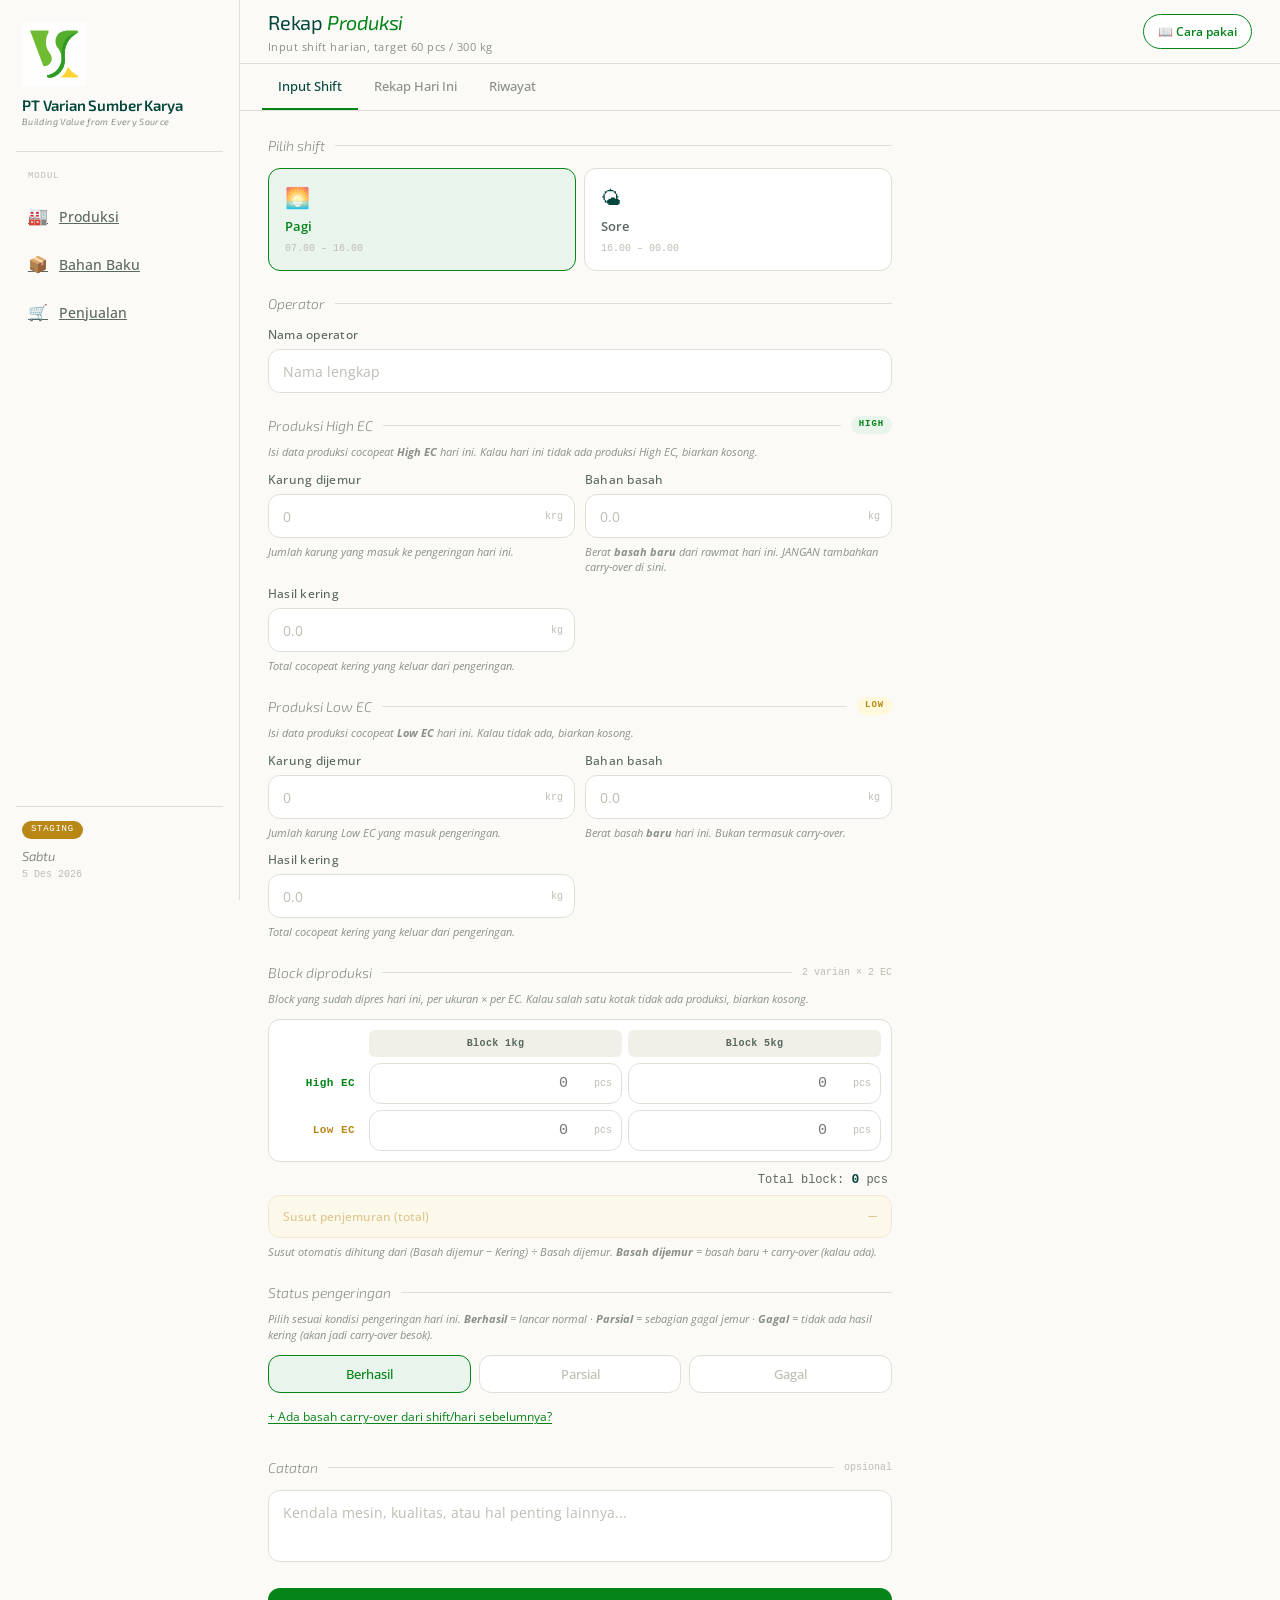
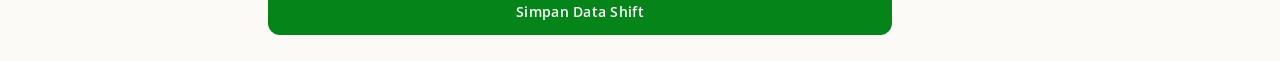
<file: produksi.html>
<!DOCTYPE html>
<html lang="id">
<head>
<meta charset="UTF-8">
<meta name="viewport" content="width=device-width, initial-scale=1.0">
<meta name="theme-color" content="#faf8f4">
<meta name="apple-mobile-web-app-capable" content="yes">
<meta name="apple-mobile-web-app-status-bar-style" content="default">
<meta name="apple-mobile-web-app-title" content="VSK Produksi">
<link rel="manifest" href="/manifest.json">
<title>VSK — Produksi</title>
<link rel="preconnect" href="https://fonts.googleapis.com">
<link rel="preconnect" href="https://fonts.gstatic.com" crossorigin>
<link href="https://fonts.googleapis.com/css2?family=Exo+2:ital,wght@0,400;0,500;0,600;0,700;1,400&family=Open+Sans:wght@300;400;500;600;700&display=swap" rel="stylesheet">
<link rel="stylesheet" href="/shared.css">
</head>
<body>

<aside class="sidebar">
  <div class="side-brand">
    <a href="/"><img src="/logo.svg" alt="VSK" class="vsk-logo"></a>
    <div>
      <div class="side-brand-name">PT Varian Sumber Karya</div>
      <div class="side-brand-sub">Building Value from Every Source</div>
    </div>
  </div>

  <nav class="side-nav">
    <div class="side-section-title">Modul</div>
    <a class="side-item" href="/produksi">
      <span class="side-item-icon">🏭</span>
      <span>Produksi</span>
    </a>
    <a class="side-item" href="/rawmat">
      <span class="side-item-icon">📦</span>
      <span>Bahan Baku</span>
      <span class="side-item-meta" id="side-rawmat-meta" style="display:none">●</span>
    </a>
    <a class="side-item" href="/penjualan">
      <span class="side-item-icon">🛒</span>
      <span>Penjualan</span>
    </a>
  </nav>

  <div class="side-foot">
    <div class="env-badge" id="env-badge">staging</div>
    <div class="side-foot-date">
      <div class="side-foot-day" id="top-day"></div>
      <div class="side-foot-fulldate" id="top-date"></div>
    </div>
  </div>
</aside>

<main class="content">
<section class="module active" data-module="produksi" id="mod-produksi">
  <header class="topbar">
    <div class="topbar-left">
      <div class="topbar-title">Rekap <em>Produksi</em></div>
      <div class="topbar-sub">Input shift harian, target 60 pcs / 300 kg</div>
    </div>
    <button class="btn-help" id="btn-help-produksi" type="button">📖 Cara pakai</button>
  </header>

  <!-- Modal Panduan Operator -->
  <div class="help-overlay" id="help-overlay-produksi">
    <div class="help-modal">
      <div class="help-head">
        <div class="help-title">📖 Cara Pakai Modul Produksi</div>
        <button class="help-close" id="help-close-produksi" type="button">×</button>
      </div>
      <div class="help-tabs">
        <button class="help-tab active" data-pane="biasa" type="button">Pengeringan Biasa</button>
        <button class="help-tab" data-pane="gagal" type="button">Pengeringan Gagal / Carry-Over</button>
        <button class="help-tab" data-pane="istilah" type="button">Istilah</button>
      </div>
      <div class="help-body">
        <!-- TAB 1: Pengeringan biasa -->
        <div class="help-pane active" data-pane="biasa">
          <h4>Kapan dipakai</h4>
          <p>Setiap akhir shift produksi (pagi atau sore) — saat hasil pengeringan sudah keluar dari mesin.</p>

          <h4>Langkah-langkah</h4>
          <ol>
            <li><strong>Pilih shift</strong> kamu sekarang: <em>Pagi</em> atau <em>Sore</em>.</li>
            <li><strong>Tulis nama operator</strong> di kotak "Nama operator".</li>
            <li>Di bagian <em>Produksi High EC</em>, isi 4 angka untuk hasil High EC hari ini:
              <ul>
                <li><strong>Karung dijemur</strong>: berapa karung yang masuk ke pengeringan.</li>
                <li><strong>Bahan basah (kg)</strong>: berapa kg basah yang masuk pengeringan.</li>
                <li><strong>Hasil kering (kg)</strong>: berapa kg cocopeat kering yang keluar.</li>
                <li><strong>Block jadi (pcs)</strong>: berapa block sudah dipres jadi.</li>
              </ul>
            </li>
            <li>Di bagian <em>Produksi Low EC</em>, isi sama caranya untuk Low EC. Kalau hari ini tidak ada produksi Low EC, kosongkan saja semua.</li>
            <li>Cek <strong>Susut</strong> otomatis muncul di bawah. Wajar 30%–60%. Kalau muncul "—" berarti data belum lengkap.</li>
            <li>Pilih <strong>Status pengeringan</strong>: tap "Berhasil" (default).</li>
            <li>Tulis <strong>Catatan</strong> kalau ada hal khusus (mesin trouble, hujan, dll). Boleh kosong.</li>
            <li>Tap tombol hijau <code>Simpan Data Shift</code>.</li>
            <li>Otomatis pindah ke tab <em>Rekap Hari Ini</em>. Tap <code>Salin laporan untuk WhatsApp</code> → grup WA terbuka → <strong>tap & tahan kotak chat</strong> → <em>Paste</em> → <em>Send</em>.</li>
          </ol>

          <div class="help-tip">💡 <strong>Tips:</strong> Total Block (High + Low) otomatis dihitung sistem. Kamu tidak perlu jumlahkan manual.</div>
        </div>

        <!-- TAB 2: Pengeringan gagal / carry-over -->
        <div class="help-pane" data-pane="gagal">
          <h4>Kapan dipakai</h4>
          <p>Saat <strong>pengeringan gagal total atau sebagian</strong> (misal: hujan deras, mesin rusak), sehingga basah masih sisa di lapangan dan akan dijemur lagi besok atau di shift berikutnya.</p>

          <div class="help-warn">⚠️ <strong>JANGAN</strong> input "Hasil kering = 0" tanpa pilih Status "Gagal". Itu akan bikin susut ngaco (sampai ribuan persen) dan stok salah.</div>

          <h4>Skenario A — Hari ini gagal total (kering = 0)</h4>
          <ol>
            <li>Isi <strong>Karung dijemur</strong> dan <strong>Bahan basah</strong> sesuai realita.</li>
            <li>Isi <strong>Hasil kering = 0</strong> dan <strong>Block = 0</strong>.</li>
            <li>Pilih <strong>Status pengeringan: "Gagal"</strong>.</li>
            <li>Tulis di <strong>Catatan</strong> alasan-nya (mis. "hujan total seharian, basah disimpan untuk besok").</li>
            <li>Tap Simpan.</li>
          </ol>
          <p>Sistem akan ingat bahwa basah ini "menggantung" — tidak akan dipotong dari stok rawmat lagi besok.</p>

          <h4>Skenario B — Hari ini jemur ulang basah dari kemarin (carry-over)</h4>
          <ol>
            <li>Isi <strong>Karung & Basah baru</strong> (kalau ada basah baru dari rawmat hari ini). Boleh 0 kalau cuma jemur sisa kemarin.</li>
            <li>Isi <strong>Hasil kering</strong> sesuai realita (total kering yang keluar dari pengeringan).</li>
            <li>Tap tombol <code>+ Ada basah carry-over dari shift/hari sebelumnya?</code></li>
            <li>Isi berapa kg basah dari kemarin yang dijemur ulang hari ini, di field <strong>Carry-In High/Low EC</strong>.</li>
            <li>Pilih Status: <em>Berhasil</em> (kalau tuntas) atau <em>Parsial</em> (kalau masih sisa lagi untuk besok).</li>
            <li>Tap Simpan.</li>
          </ol>

          <div class="help-tip">💡 <strong>Penting:</strong> Carry-over <strong>SUDAH</strong> tercatat di Bahan Baku saat pertama kali datang dari supplier. Sistem hanya butuh tahu bahwa basah itu sekarang dijemur, supaya susut & stok tetap akurat — TIDAK akan dipotong dua kali dari stok.</div>

          <h4>Contoh angka</h4>
          <ul>
            <li>Kemarin: gagal jemur 290 kg Low EC → Status "Gagal"</li>
            <li>Hari ini: basah baru 10 kg, carry-over 290 kg, hasil kering 280 kg</li>
            <li>Susut sistem hitung: (300 − 280) ÷ 300 = <strong>6.7%</strong> ✓</li>
          </ul>
        </div>

        <!-- TAB 3: Istilah -->
        <div class="help-pane" data-pane="istilah">
          <h4>Istilah Penting</h4>
          <ul>
            <li><strong>Karung</strong>: kemasan rawmat (cocopeat basah) yang dipakai di pengeringan.</li>
            <li><strong>Basah (kg)</strong>: berat cocopeat basah yang masuk ke pengeringan.</li>
            <li><strong>Kering (kg)</strong>: berat cocopeat kering yang keluar dari pengeringan.</li>
            <li><strong>Block (pcs)</strong>: cocopeat kering yang sudah dipres jadi block (siap kirim ke customer).</li>
            <li><strong>Susut</strong>: persentase kehilangan berat dari basah ke kering. Wajar 30%–60% (cocopeat banyak air).</li>
            <li><strong>High EC</strong>: cocopeat dengan kandungan garam mineral tinggi (untuk pasar tertentu).</li>
            <li><strong>Low EC</strong>: cocopeat dengan kandungan garam rendah (lebih premium, untuk pasar yang lain).</li>
            <li><strong>Carry-over</strong>: basah dari kemarin/shift sebelumnya yang dijemur ulang hari ini karena pengeringan sebelumnya gagal.</li>
            <li><strong>Outcome</strong>: status pengeringan — Berhasil / Parsial / Gagal.</li>
          </ul>

          <div class="help-tip">💡 Kalau bingung tentang istilah lain, tanya supervisor produksi atau Tony.</div>
        </div>
      </div>
    </div>
  </div>

  <nav class="subnav">
    <button class="subnav-btn active" data-page="input"   type="button">Input Shift</button>
    <button class="subnav-btn"        data-page="rekap"   type="button">Rekap Hari Ini</button>
    <button class="subnav-btn"        data-page="history" type="button">Riwayat</button>
  </nav>

  <!-- Page: Input -->
  <div class="page active" id="page-input">
    <div class="sec"><span class="sec-title">Pilih shift</span><span class="sec-line"></span></div>
    <div class="shift-row">
      <div class="shift-card on" data-shift="pagi">
        <div class="sc-icon">🌅</div>
        <div class="sc-name">Pagi</div>
        <div class="sc-time">07.00 – 16.00</div>
      </div>
      <div class="shift-card" data-shift="sore">
        <div class="sc-icon">🌤</div>
        <div class="sc-name">Sore</div>
        <div class="sc-time">16.00 – 00.00</div>
      </div>
    </div>

    <div class="sec"><span class="sec-title">Operator</span><span class="sec-line"></span></div>
    <div class="field">
      <label class="f-label">Nama operator</label>
      <div class="f-wrap"><input type="text" id="inp-op" class="no-unit" placeholder="Nama lengkap" autocomplete="name"></div>
    </div>

    <div class="sec"><span class="sec-title">Produksi High EC</span><span class="sec-line"></span><span class="ec-pill high">High</span></div>
    <span class="sec-hint">Isi data produksi cocopeat <strong>High EC</strong> hari ini. Kalau hari ini tidak ada produksi High EC, biarkan kosong.</span>
    <div class="grid2">
      <div class="field">
        <label class="f-label">Karung dijemur</label>
        <div class="f-wrap"><input type="number" id="inp-karung-high" placeholder="0" min="0" inputmode="numeric"><span class="f-unit">krg</span></div>
        <div class="f-hint">Jumlah karung yang masuk ke pengeringan hari ini.</div>
      </div>
      <div class="field">
        <label class="f-label">Bahan basah</label>
        <div class="f-wrap"><input type="number" id="inp-basah-high" placeholder="0.0" min="0" step="0.1" inputmode="decimal"><span class="f-unit">kg</span></div>
        <div class="f-hint">Berat <strong>basah baru</strong> dari rawmat hari ini. JANGAN tambahkan carry-over di sini.</div>
      </div>
      <div class="field">
        <label class="f-label">Hasil kering</label>
        <div class="f-wrap"><input type="number" id="inp-kering-high" placeholder="0.0" min="0" step="0.1" inputmode="decimal"><span class="f-unit">kg</span></div>
        <div class="f-hint">Total cocopeat kering yang keluar dari pengeringan.</div>
      </div>
    </div>

    <div class="sec"><span class="sec-title">Produksi Low EC</span><span class="sec-line"></span><span class="ec-pill low">Low</span></div>
    <span class="sec-hint">Isi data produksi cocopeat <strong>Low EC</strong> hari ini. Kalau tidak ada, biarkan kosong.</span>
    <div class="grid2">
      <div class="field">
        <label class="f-label">Karung dijemur</label>
        <div class="f-wrap"><input type="number" id="inp-karung-low" placeholder="0" min="0" inputmode="numeric"><span class="f-unit">krg</span></div>
        <div class="f-hint">Jumlah karung Low EC yang masuk pengeringan.</div>
      </div>
      <div class="field">
        <label class="f-label">Bahan basah</label>
        <div class="f-wrap"><input type="number" id="inp-basah-low" placeholder="0.0" min="0" step="0.1" inputmode="decimal"><span class="f-unit">kg</span></div>
        <div class="f-hint">Berat basah <strong>baru</strong> hari ini. Bukan termasuk carry-over.</div>
      </div>
      <div class="field">
        <label class="f-label">Hasil kering</label>
        <div class="f-wrap"><input type="number" id="inp-kering-low" placeholder="0.0" min="0" step="0.1" inputmode="decimal"><span class="f-unit">kg</span></div>
        <div class="f-hint">Total cocopeat kering yang keluar dari pengeringan.</div>
      </div>
    </div>

    <div class="sec"><span class="sec-title">Block diproduksi</span><span class="sec-line"></span><span class="sec-tag">2 varian × 2 EC</span></div>
    <span class="sec-hint">Block yang sudah dipres hari ini, per ukuran × per EC. Kalau salah satu kotak tidak ada produksi, biarkan kosong.</span>
    <div class="block-matrix">
      <div class="bm-cell-empty"></div>
      <div class="bm-head bm-head-1kg">Block 1kg</div>
      <div class="bm-head bm-head-5kg">Block 5kg</div>
      <div class="bm-rowlabel high">High EC</div>
      <div class="bm-input"><input type="number" id="inp-block-1kg-high" placeholder="0" min="0" inputmode="numeric"><span class="bm-unit">pcs</span></div>
      <div class="bm-input"><input type="number" id="inp-block-5kg-high" placeholder="0" min="0" inputmode="numeric"><span class="bm-unit">pcs</span></div>
      <div class="bm-rowlabel low">Low EC</div>
      <div class="bm-input"><input type="number" id="inp-block-1kg-low" placeholder="0" min="0" inputmode="numeric"><span class="bm-unit">pcs</span></div>
      <div class="bm-input"><input type="number" id="inp-block-5kg-low" placeholder="0" min="0" inputmode="numeric"><span class="bm-unit">pcs</span></div>
    </div>
    <div class="bm-total">Total block: <strong id="bm-total-val">0</strong> pcs</div>

    <div class="susut-row" id="susut-row" style="opacity:.45">
      <span class="susut-lbl">Susut penjemuran (total)</span>
      <span class="susut-num" id="susut-val">—</span>
    </div>
    <div class="sec-hint" style="margin-top:6px">Susut otomatis dihitung dari (Basah dijemur − Kering) ÷ Basah dijemur. <strong>Basah dijemur</strong> = basah baru + carry-over (kalau ada).</div>

    <div class="sec"><span class="sec-title">Status pengeringan</span><span class="sec-line"></span></div>
    <span class="sec-hint">Pilih sesuai kondisi pengeringan hari ini. <strong>Berhasil</strong> = lancar normal · <strong>Parsial</strong> = sebagian gagal jemur · <strong>Gagal</strong> = tidak ada hasil kering (akan jadi carry-over besok).</span>
    <div class="outcome-row" id="outcome-row">
      <button class="outcome-btn active" data-outcome="berhasil" type="button">Berhasil</button>
      <button class="outcome-btn" data-outcome="parsial" type="button">Parsial</button>
      <button class="outcome-btn" data-outcome="gagal" type="button">Gagal</button>
    </div>
    <button class="carryin-toggle" id="btn-carryin-toggle" type="button">+ Ada basah carry-over dari shift/hari sebelumnya?</button>
    <div class="carryin-section" id="carryin-section" style="display:none">
      <div class="carryin-hint">Isi <strong>kalau hari ini kamu jemur ulang basah dari kemarin/shift sebelumnya</strong> yang gagal jemur. Basah ini sudah tercatat di Bahan Baku — sistem TIDAK akan potong stok lagi.</div>
      <div class="grid2">
        <div class="field">
          <label class="f-label">Carry-In High EC</label>
          <div class="f-wrap"><input type="number" id="inp-carryin-high" placeholder="0.0" min="0" step="0.1" inputmode="decimal"><span class="f-unit">kg</span></div>
          <div class="f-hint">Sisa basah High EC dari kemarin yang dijemur ulang hari ini.</div>
        </div>
        <div class="field">
          <label class="f-label">Carry-In Low EC</label>
          <div class="f-wrap"><input type="number" id="inp-carryin-low" placeholder="0.0" min="0" step="0.1" inputmode="decimal"><span class="f-unit">kg</span></div>
          <div class="f-hint">Sisa basah Low EC dari kemarin yang dijemur ulang.</div>
        </div>
      </div>
    </div>

    <div class="sec"><span class="sec-title">Catatan</span><span class="sec-line"></span><span class="sec-tag">opsional</span></div>
    <div class="f-wrap">
      <textarea id="inp-notes-prod" placeholder="Kendala mesin, kualitas, atau hal penting lainnya..."></textarea>
    </div>

    <button class="btn-main" id="btn-submit" type="button">Simpan Data Shift</button>
  </div>

  <!-- Page: Rekap -->
  <div class="page" id="page-rekap">
    <div class="hero">
      <div class="hero-label">Block diproduksi hari ini</div>
      <div class="hero-val" id="r-block">—<sup>pcs</sup></div>
      <div class="hero-sub" id="r-sub">Memuat data...</div>
    </div>
    <div class="ec-card-row">
      <div class="ec-card high">
        <div class="ec-card-tag">High EC</div>
        <div class="ec-card-stats-grid">
          <div><span class="lbl">Karung</span><span class="val" id="r-karung-high">—</span></div>
          <div><span class="lbl">Basah (kg)</span><span class="val" id="r-basah-high">—</span></div>
          <div><span class="lbl">Kering (kg)</span><span class="val" id="r-kering-high">—</span></div>
          <div><span class="lbl">Block (pcs)</span><span class="val" id="r-block-high">—</span></div>
        </div>
      </div>
      <div class="ec-card low">
        <div class="ec-card-tag">Low EC</div>
        <div class="ec-card-stats-grid">
          <div><span class="lbl">Karung</span><span class="val" id="r-karung-low">—</span></div>
          <div><span class="lbl">Basah (kg)</span><span class="val" id="r-basah-low">—</span></div>
          <div><span class="lbl">Kering (kg)</span><span class="val" id="r-kering-low">—</span></div>
          <div><span class="lbl">Block (pcs)</span><span class="val" id="r-block-low">—</span></div>
        </div>
      </div>
    </div>
    <div class="prog-card">
      <div class="prog-head"><span class="prog-lbl">Block 1kg vs Target</span><span class="prog-pct" id="r-pct-1kg">—</span></div>
      <div class="prog-track"><div class="prog-fill" id="r-bar-1kg" style="width:0%"></div></div>
      <div class="prog-foot"><span>Target: <strong>100 pcs</strong></span><span id="r-1kg-sisa"></span></div>
    </div>
    <div class="prog-card">
      <div class="prog-head"><span class="prog-lbl">Block 5kg vs Target</span><span class="prog-pct" id="r-pct-5kg">—</span></div>
      <div class="prog-track"><div class="prog-fill" id="r-bar-5kg" style="width:0%"></div></div>
      <div class="prog-foot"><span>Target: <strong>10 pcs</strong></span><span id="r-5kg-sisa"></span></div>
    </div>
    <div class="prog-card">
      <div class="prog-head"><span class="prog-lbl">Kering vs Target</span><span class="prog-pct" id="r-kering-pct">—</span></div>
      <div class="prog-track"><div class="prog-fill" id="r-kering-bar" style="width:0%"></div></div>
      <div class="prog-foot"><span>Target: <strong>150 kg</strong></span><span id="r-kering-sisa"></span><span>Susut: <strong id="r-susut">—</strong></span></div>
    </div>
    <div class="sec">
      <span class="sec-title">Log per shift</span>
      <span class="sec-line"></span>
      <button class="sec-refresh" id="btn-refresh-rekap" type="button">↻ refresh</button>
    </div>
    <div class="log-stack" id="log-wrap">
      <div class="empty"><div class="empty-icon">⏳</div><div class="empty-h">Memuat data...</div></div>
    </div>
    <button class="btn-ghost" id="btn-export-wa" type="button">Salin laporan untuk WhatsApp</button>
  </div>

  <!-- Page: History -->
  <div class="page" id="page-history">
    <div class="sec">
      <span class="sec-title">Riwayat harian</span>
      <span class="sec-line"></span>
      <button class="sec-refresh" id="btn-refresh-history" type="button">↻ refresh</button>
    </div>
    <div class="riwayat-stack" id="riwayat-prod-stack">
      <div class="empty"><div class="empty-icon">⏳</div><div class="empty-h">Memuat riwayat...</div></div>
    </div>
  </div>
</section>

</main>

<div class="toast" id="toast"></div>

<script>
(function(){
  'use strict';

  // ── Environment auto-detection ──
  var SHEETS_URL_STAGING = 'https://script.google.com/macros/s/AKfycbxdpYmv3AUqcS0P7Lv-3LRYBV4nDoscDSfcupsN0UwvQt01E0Z3-YLwuLglY9iILGkl/exec';
  var SHEETS_URL_PROD    = 'https://script.google.com/macros/s/AKfycbw3pWXUCvStevJLIA2x1r7n39Hb2UrCNYuGzwUbzLVpMtyd_ICBMS8RLR3ZqLo9_PqRaw/exec';

  var IS_STAGING = location.hostname.indexOf('staging') !== -1
                || location.hostname.indexOf('localhost') !== -1
                || location.hostname.indexOf('127.0.0.1') !== -1;

  window.VSK = {
    SHEETS_URL: IS_STAGING ? SHEETS_URL_STAGING : SHEETS_URL_PROD,
    IS_STAGING: IS_STAGING,
    $: function(id){ return document.getElementById(id); },
    qs: function(sel, root){ return (root || document).querySelector(sel); },
    qsa: function(sel, root){ return (root || document).querySelectorAll(sel); },
    toast: function(msg, kind){
      var el = document.getElementById('toast');
      if(!el) return;
      el.textContent = msg;
      el.className = 'toast ' + (kind || '') + ' show';
      setTimeout(function(){ el.className = 'toast ' + (kind || ''); }, 2400);
    },
    todayStr: function(){
      return new Date().toLocaleDateString('sv-SE', {timeZone:'Asia/Jakarta'});
    },
    modules: {}
  };

  function initShell(){
    // ── Topbar date ──
    var d = new Date();
    var days = ['Minggu','Senin','Selasa','Rabu','Kamis','Jumat','Sabtu'];
    var mos  = ['Jan','Feb','Mar','Apr','Mei','Jun','Jul','Agu','Sep','Okt','Nov','Des'];
    var dayEl  = document.getElementById('top-day');
    var dateEl = document.getElementById('top-date');
    if(dayEl)  dayEl.textContent  = days[d.getDay()];
    if(dateEl) dateEl.textContent = d.getDate() + ' ' + mos[d.getMonth()] + ' ' + d.getFullYear();

    // ── Staging badge ──
    if(IS_STAGING){
      var badge = document.getElementById('env-badge');
      if(badge) badge.classList.add('show');
    }

    // ── Sidebar active state — berdasarkan URL pathname ──
    var path = location.pathname.replace(/\/\/$/, '') || '/';
    var sideItems = document.querySelectorAll('a.side-item');
    for(var i=0; i<sideItems.length; i++){
      var href = sideItems[i].getAttribute('href') || '';
      sideItems[i].classList.toggle('active', href === path);
    }
  }

  if(document.readyState === 'loading'){
    document.addEventListener('DOMContentLoaded', initShell);
  } else {
    initShell();
  }

  // Service worker
  if('serviceWorker' in navigator){
    navigator.serviceWorker.register('/sw.js').catch(function(){});
  }
})();

(function(){
  'use strict';

  var TARGET_BLOCK_1KG = 100;
  var TARGET_BLOCK_5KG = 10;
  var TARGET_KERING    = 150;

  var section = document.getElementById('mod-produksi');
  var $  = window.VSK.$;
  var qs = function(sel){ return section.querySelector(sel); };
  var qsa = function(sel){ return section.querySelectorAll(sel); };
  var toast = window.VSK.toast;

  var currentShift = 'pagi';
  var currentOutcome = 'berhasil';
  var carryInVisible = false;
  var rekapCache = null;
  var initialized = false;

  // ── Sub-page router (di dalam Produksi) ──
  function goto(page){
    var pages = qsa('.page');
    for(var i=0; i<pages.length; i++) pages[i].classList.remove('active');
    var navBtns = qsa('.subnav-btn');
    for(var j=0; j<navBtns.length; j++) navBtns[j].classList.remove('active');

    var target = $('page-' + page);
    if(target) target.classList.add('active');

    for(var k=0; k<navBtns.length; k++){
      if(navBtns[k].getAttribute('data-page') === page) navBtns[k].classList.add('active');
    }

    if(page === 'rekap')   renderRekap();
    if(page === 'history') renderHistory();
  }

  function setShift(s){
    currentShift = s;
    var cards = qsa('.shift-card');
    for(var i=0; i<cards.length; i++){
      cards[i].classList.toggle('on', cards[i].getAttribute('data-shift') === s);
    }
  }

  function setOutcome(o){
    currentOutcome = o;
    var btns = qsa('.outcome-btn');
    for(var i=0; i<btns.length; i++){
      btns[i].classList.toggle('active', btns[i].getAttribute('data-outcome') === o);
    }
  }

  function updateBmTotal(){
    var t = (parseFloat($('inp-block-1kg-high').value) || 0)
          + (parseFloat($('inp-block-1kg-low').value)  || 0)
          + (parseFloat($('inp-block-5kg-high').value) || 0)
          + (parseFloat($('inp-block-5kg-low').value)  || 0);
    var el = $('bm-total-val');
    if(el) el.textContent = t;
  }

  function resetCarryIn(){
    carryInVisible = false;
    $('carryin-section').style.display = 'none';
    $('btn-carryin-toggle').textContent = '+ Ada basah carry-over dari shift/hari sebelumnya?';
    var ciH = $('inp-carryin-high'); if(ciH) ciH.value = '';
    var ciL = $('inp-carryin-low');  if(ciL) ciL.value = '';
  }

  function calcSusut(){
    // Total basah yang DIJEMUR = basah baru + carry-over
    var basahBaru = (parseFloat($('inp-basah-high').value)  || 0)
                  + (parseFloat($('inp-basah-low').value)   || 0);
    var carryIn   = (parseFloat($('inp-carryin-high').value) || 0)
                  + (parseFloat($('inp-carryin-low').value)  || 0);
    var b = basahBaru + carryIn;
    var k = (parseFloat($('inp-kering-high').value) || 0)
          + (parseFloat($('inp-kering-low').value)  || 0);
    var row = $('susut-row');
    var val = $('susut-val');
    if(b > 0 && k > 0 && k <= b){
      val.textContent = ((b-k)/b*100).toFixed(1) + '%';
      row.style.opacity = '1';
    } else {
      val.textContent = '—';
      row.style.opacity = '.45';
    }
  }

  async function submitShift(){
    var op       = $('inp-op').value.trim();
    var karungH  = parseFloat($('inp-karung-high').value) || 0;
    var karungL  = parseFloat($('inp-karung-low').value)  || 0;
    var basahH   = parseFloat($('inp-basah-high').value)  || 0;
    var basahL   = parseFloat($('inp-basah-low').value)   || 0;
    var keringH  = parseFloat($('inp-kering-high').value) || 0;
    var keringL  = parseFloat($('inp-kering-low').value)  || 0;
    // Block varian 2x2 — v8.2
    var block1kgH = parseFloat($('inp-block-1kg-high').value) || 0;
    var block1kgL = parseFloat($('inp-block-1kg-low').value)  || 0;
    var block5kgH = parseFloat($('inp-block-5kg-high').value) || 0;
    var block5kgL = parseFloat($('inp-block-5kg-low').value)  || 0;
    var blockH = block1kgH + block5kgH;
    var blockL = block1kgL + block5kgL;

    var karung = karungH + karungL;
    var basah  = basahH  + basahL;
    var kering = keringH + keringL;
    var block  = blockH  + blockL;

    var notes     = $('inp-notes-prod').value.trim();
    var carryInH  = parseFloat($('inp-carryin-high').value) || 0;
    var carryInL  = parseFloat($('inp-carryin-low').value)  || 0;

    if(!op){ toast('Isi nama operator dulu', 'err'); return; }
    if(!karung && !basah && !block){ toast('Isi minimal satu data produksi', 'err'); return; }

    var entry = {
      date: window.VSK.todayStr(),
      shift: currentShift,
      operator: op,
      karung: karung, karungHigh: karungH, karungLow: karungL,
      basah: basah,   basahHigh: basahH,   basahLow: basahL,
      kering: kering, keringHigh: keringH, keringLow: keringL,
      block: block,   blockHigh: blockH,   blockLow: blockL,
      block1kgHigh: block1kgH, block1kgLow: block1kgL,
      block5kgHigh: block5kgH, block5kgLow: block5kgL,
      outcome: currentOutcome,
      carryInHigh: carryInH, carryInLow: carryInL,
      notes: notes,
      time: new Date().toLocaleTimeString('id-ID', {hour:'2-digit', minute:'2-digit'})
    };

    var btn = $('btn-submit');
    btn.disabled = true;
    btn.textContent = 'Menyimpan...';

    try {
      await fetch(window.VSK.SHEETS_URL, {
        method: 'POST',
        mode: 'no-cors',
        headers: {'Content-Type': 'text/plain;charset=utf-8'},
        body: JSON.stringify(entry)
      });
      toast('Data shift ' + currentShift + ' tersimpan ✓', 'ok');

      ['inp-op',
       'inp-karung-high','inp-karung-low',
       'inp-basah-high','inp-basah-low',
       'inp-kering-high','inp-kering-low',
       'inp-block-1kg-high','inp-block-1kg-low',
       'inp-block-5kg-high','inp-block-5kg-low',
       'inp-notes-prod'].forEach(function(id){
        var el = $(id); if(el) el.value = '';
      });
      updateBmTotal();
      setOutcome('berhasil');
      resetCarryIn();
      calcSusut();
      goto('rekap');
    } catch(err){
      toast('Gagal kirim ke server', 'err');
    } finally {
      btn.disabled = false;
      btn.textContent = 'Simpan Data Shift';
    }
  }

  async function renderRekap(){
    var wrap = $('log-wrap');
    wrap.innerHTML = '<div class="empty"><div class="empty-icon">⏳</div><div class="empty-h">Memuat dari server...</div></div>';
    $('r-block').innerHTML = '—<sup>pcs</sup>';
    $('r-sub').textContent = 'Memuat data...';

    var entries = [];
    try {
      var res = await fetch(window.VSK.SHEETS_URL + '?action=rekap');
      var json = await res.json();
      if(json.ok) entries = json.entries || [];
    } catch(err){
      wrap.innerHTML = '<div class="empty"><div class="empty-icon">⚠️</div><div class="empty-h">Gagal memuat data</div><div class="empty-p">Periksa koneksi lalu tap ↻ refresh</div></div>';
      return;
    }

    function tot(k){ return entries.reduce(function(s,e){ return s + (parseFloat(e[k])||0); }, 0); }
    var tK = tot('karung'), tB = tot('basah'), tKg = tot('kering'), tBl = tot('block');
    // EC breakdown
    var tKh  = tot('karungHigh'), tKl  = tot('karungLow');
    var tBh  = tot('basahHigh'),  tBll = tot('basahLow');
    var tKgh = tot('keringHigh'), tKgl = tot('keringLow');
    var tBlh = tot('blockHigh'),  tBlw = tot('blockLow');
    // Carry-over breakdown
    var tCh = tot('carryInHigh'), tCl = tot('carryInLow');
    var tCarry = tCh + tCl;

    // Susut formula: basis = TOTAL BASAH DIJEMUR (basah baru + carry-over)
    var totalDijemur = tB + tCarry;
    var susut = totalDijemur > 0 && tKg <= totalDijemur
      ? ((totalDijemur - tKg) / totalDijemur * 100).toFixed(1) + '%'
      : '—';
    // Block varian aggregate
    var tBlk1kgH = tot('block1kgHigh'), tBlk1kgL = tot('block1kgLow');
    var tBlk5kgH = tot('block5kgHigh'), tBlk5kgL = tot('block5kgLow');
    var tBlk1kg = tBlk1kgH + tBlk1kgL;
    var tBlk5kg = tBlk5kgH + tBlk5kgL;
    var pct1kg = tBlk1kg > 0 ? Math.min(Math.round(tBlk1kg / TARGET_BLOCK_1KG * 100), 999) : 0;
    var pct5kg = tBlk5kg > 0 ? Math.min(Math.round(tBlk5kg / TARGET_BLOCK_5KG * 100), 999) : 0;
    var pctKering = tKg > 0 ? Math.min(Math.round(tKg/TARGET_KERING*100), 999) : 0;
    var sisaKering = Math.max(TARGET_KERING - tKg, 0).toFixed(1);

    $('r-block').innerHTML = tBl + '<sup>pcs</sup>';
    $('r-sub').textContent = entries.length
      ? tBlk1kg + ' pcs 1kg · ' + tBlk5kg + ' pcs 5kg · ' + entries.length + ' shift masuk'
      : 'Belum ada data hari ini';

    // EC cards
    $('r-karung-high').textContent = tKh;
    $('r-karung-low').textContent  = tKl;
    $('r-basah-high').textContent  = tBh.toFixed(1);
    $('r-basah-low').textContent   = tBll.toFixed(1);
    $('r-kering-high').textContent = tKgh.toFixed(1);
    $('r-kering-low').textContent  = tKgl.toFixed(1);
    $('r-block-high').textContent  = tBlh;
    $('r-block-low').textContent   = tBlw;

    // Progress 1kg
    $('r-pct-1kg').textContent = pct1kg + '%';
    $('r-1kg-sisa').textContent = tBlk1kg < TARGET_BLOCK_1KG
      ? 'Sisa: ' + (TARGET_BLOCK_1KG - tBlk1kg) + ' pcs'
      : 'Target tercapai ✓';
    var bar1 = $('r-bar-1kg');
    bar1.style.width = Math.min(pct1kg, 100) + '%';
    bar1.className = 'prog-fill' + (pct1kg < 70 ? ' warn' : '');

    // Progress 5kg
    $('r-pct-5kg').textContent = pct5kg + '%';
    $('r-5kg-sisa').textContent = tBlk5kg < TARGET_BLOCK_5KG
      ? 'Sisa: ' + (TARGET_BLOCK_5KG - tBlk5kg) + ' pcs'
      : 'Target tercapai ✓';
    var bar5 = $('r-bar-5kg');
    bar5.style.width = Math.min(pct5kg, 100) + '%';
    bar5.className = 'prog-fill' + (pct5kg < 70 ? ' warn' : '');

    // Susut + Kering
    $('r-susut').textContent      = susut;
    $('r-kering-pct').textContent = pctKering + '%';
    $('r-kering-sisa').textContent = tKg < TARGET_KERING ? 'Sisa: ' + sisaKering + ' kg' : 'Target tercapai ✓';
    var barK = $('r-kering-bar');
    barK.style.width = Math.min(pctKering, 100) + '%';
    barK.className = 'prog-fill' + (pctKering < 70 ? ' warn' : '');

    if(!entries.length){
      wrap.innerHTML = '<div class="empty"><div class="empty-icon">📋</div><div class="empty-h">Belum ada data hari ini</div><div class="empty-p">Masukkan dari tab Input Shift</div></div>';
      return;
    }

    entries.sort(function(a,b){ return a.shift === 'pagi' ? -1 : 1; });
    wrap.innerHTML = entries.map(function(e){
      var bh = e.blockHigh || 0, bl = e.blockLow || 0;
      var hasBreak = (bh + bl) > 0;
      var blockLbl = 'Block (pcs)' + (hasBreak
        ? '<br><span style="font-size:9px;color:var(--sand)">H:' + bh + ' / L:' + bl + '</span>'
        : '');
      var outcome = e.outcome || 'berhasil';
      var outcomeBadge = (outcome !== 'berhasil')
        ? '<span class="outcome-badge ' + outcome + '">' + outcome.charAt(0).toUpperCase() + outcome.slice(1) + '</span>'
        : '';
      var carryTotal = (parseFloat(e.carryInHigh) || 0) + (parseFloat(e.carryInLow) || 0);
      var carryNote = carryTotal > 0
        ? '<div class="log-note" style="background:var(--leaf-bg);color:var(--leaf)">Carry-over: ' + carryTotal.toFixed(1) + ' kg basah dari sebelumnya (sudah dikecualikan dari rawmat)</div>'
        : '';
      return '<div class="log-card">' +
        '<div class="log-head">' +
          '<div class="log-badge">' +
            '<span class="log-dot ' + String(e.shift).toLowerCase() + '"></span>' +
            '<div><div class="log-shift-name">Shift ' + e.shift + outcomeBadge + '</div><div class="log-op">' + e.operator + '</div></div>' +
          '</div>' +
          '<span class="log-time">Input ' + e.time + '</span>' +
        '</div>' +
        '<div class="log-stats">' +
          '<div class="ls"><div class="ls-val">' + e.karung + '</div><div class="ls-lbl">Karung</div></div>' +
          '<div class="ls"><div class="ls-val">' + e.basah  + '</div><div class="ls-lbl">Basah (kg)</div></div>' +
          '<div class="ls"><div class="ls-val">' + e.kering + '</div><div class="ls-lbl">Kering (kg)</div></div>' +
          '<div class="ls"><div class="ls-val green">' + e.block + '</div><div class="ls-lbl">' + blockLbl + '</div></div>' +
        '</div>' +
        carryNote +
        (e.notes ? '<div class="log-note">' + e.notes + '</div>' : '') +
      '</div>';
    }).join('');

    rekapCache = {
      entries: entries,
      tK: tK, tB: tB, tKg: tKg, tBl: tBl,
      tKh: tKh, tKl: tKl,
      tBh: tBh, tBll: tBll,
      tKgh: tKgh, tKgl: tKgl,
      tBlh: tBlh, tBlw: tBlw,
      tBlk1kg: tBlk1kg, tBlk5kg: tBlk5kg,
      tBlk1kgH: tBlk1kgH, tBlk1kgL: tBlk1kgL,
      tBlk5kgH: tBlk5kgH, tBlk5kgL: tBlk5kgL,
      pct1kg: pct1kg, pct5kg: pct5kg,
      tCh: tCh, tCl: tCl, tCarry: tCarry, totalDijemur: totalDijemur,
      susut: susut
    };
  }

  async function renderHistory(){
    var stack = $('riwayat-prod-stack');
    stack.innerHTML = '<div class="empty"><div class="empty-icon">⏳</div><div class="empty-h">Memuat riwayat...</div></div>';

    var rows = [];
    try {
      var res = await fetch(window.VSK.SHEETS_URL + '?action=riwayat');
      var json = await res.json();
      if(json.ok) rows = json.rows || [];
    } catch(err){
      stack.innerHTML = '<div class="empty"><div class="empty-icon">⚠️</div><div class="empty-h">Gagal memuat</div><div class="empty-p">Periksa koneksi, lalu tap ↻ refresh</div></div>';
      return;
    }

    if(!rows.length){
      stack.innerHTML = '<div class="empty"><div class="empty-icon">📋</div><div class="empty-h">Belum ada riwayat</div></div>';
      return;
    }

    // Susut: pakai TOTAL DIJEMUR = basah baru + carry-over
    function susutOf(basahBaru, carry, kering){
      var dijemur = basahBaru + carry;
      return dijemur > 0 && kering <= dijemur
        ? ((dijemur - kering) / dijemur * 100).toFixed(1) + '%'
        : '—';
    }
    function ecBlock(label, klass, krg, bas, carry, ker, blk){
      var carryNote = carry > 0
        ? ' <span style="color:var(--sand);font-style:italic">(+ ' + carry.toFixed(1) + ' kg carry)</span>'
        : '';
      return '<div class="rc-ec-row ' + klass + '">' +
        '<span class="rc-ec-tag">' + label + '</span>' +
        '<div class="rc-stats">' +
          '<span><strong>' + krg + '</strong> krg</span>' +
          '<span><strong>' + bas.toFixed(1) + '</strong> kg basah' + carryNote + '</span>' +
          '<span><strong>' + ker.toFixed(1) + '</strong> kg kering</span>' +
          '<span><strong>' + blk + '</strong> block</span>' +
          '<span>susut <strong>' + susutOf(bas, carry, ker) + '</strong></span>' +
        '</div>' +
      '</div>';
    }

    stack.innerHTML = rows.map(function(r){
      var hasHigh = (r.karungHigh + r.basahHigh + r.keringHigh + r.blockHigh + (r.carryInHigh||0)) > 0;
      var hasLow  = (r.karungLow  + r.basahLow  + r.keringLow  + r.blockLow  + (r.carryInLow||0))  > 0;
      var ecRows = '';
      if(hasHigh) ecRows += ecBlock('High EC', 'high', r.karungHigh, r.basahHigh, (r.carryInHigh||0), r.keringHigh, r.blockHigh);
      if(hasLow)  ecRows += ecBlock('Low EC',  'low',  r.karungLow,  r.basahLow,  (r.carryInLow||0),  r.keringLow,  r.blockLow);
      // Fallback: data legacy yang tidak ter-tag (harusnya tidak ada setelah migrasi v8, tapi jaga-jaga)
      if(!ecRows) ecRows = ecBlock('Total', 'legacy', r.karung, r.basah, 0, r.kering, r.block);

      return '<div class="riwayat-card">' +
        '<div class="rc-header">' +
          '<span class="rc-date">' + r.date + '</span>' +
          '<span class="rc-shifts">' + (r.shifts || []).join(' · ') + '</span>' +
        '</div>' +
        ecRows +
      '</div>';
    }).join('');
  }

  function exportWA(){
    var c = rekapCache;
    if(!c || !c.entries || !c.entries.length){ toast('Buka Rekap Hari Ini dulu', 'err'); return; }
    var d = new Date().toLocaleDateString('id-ID', {weekday:'long', day:'numeric', month:'long', year:'numeric'});
    var sorted = c.entries.slice().sort(function(a,b){ return a.shift === 'pagi' ? -1 : 1; });
    var lines = sorted.map(function(e){
      var hasHigh = (e.karungHigh + e.basahHigh + e.keringHigh + e.blockHigh) > 0;
      var hasLow  = (e.karungLow  + e.basahLow  + e.keringLow  + e.blockLow)  > 0;
      var head = '  [' + String(e.shift).toUpperCase() + '] ' + e.operator;
      var body = '';
      function blockBreak(h1, h5){
        var has = (h1||0) + (h5||0);
        if(has === 0) return '';
        return ' [1kg:' + (h1||0) + ' / 5kg:' + (h5||0) + ']';
      }
      if(hasHigh) body += '\n     🟢 H: ' + e.karungHigh + ' krg | ' + e.basahHigh + ' kg basah | ' + e.keringHigh + ' kg kering | ' + e.blockHigh + ' pcs' + blockBreak(e.block1kgHigh, e.block5kgHigh);
      if(hasLow)  body += '\n     🟡 L: ' + e.karungLow  + ' krg | ' + e.basahLow  + ' kg basah | ' + e.keringLow  + ' kg kering | ' + e.blockLow  + ' pcs' + blockBreak(e.block1kgLow, e.block5kgLow);
      if(!body) body = '\n     ' + e.karung + ' krg | ' + e.basah + ' kg basah | ' + e.kering + ' kg kering | ' + e.block + ' pcs';
      return head + body + (e.notes ? '\n     📌 ' + e.notes : '');
    }).join('\n\n');

    // Carry-over section (hanya tampil kalau ada)
    var carrySection = '';
    if((c.tCarry || 0) > 0){
      carrySection = '🔄 *CARRY-OVER (basah dari shift/hari sebelumnya yang dijemur ulang hari ini)*\n' +
        '   🟢 High EC: ' + (c.tCh || 0).toFixed(1) + ' kg\n' +
        '   🟡 Low EC:  ' + (c.tCl || 0).toFixed(1) + ' kg\n' +
        '   _Sudah tercatat di Bahan Baku — TIDAK dipotong dari stok lagi_\n\n';
    }

    var totalDijemurLine = (c.tCarry || 0) > 0
      ? '   💧 Basah dijemur : ' + (c.totalDijemur || c.tB).toFixed(1) + ' kg ' +
        '_(basah baru ' + c.tB.toFixed(1) + ' + carry-over ' + c.tCarry.toFixed(1) + ')_\n'
      : '   💧 Basah   : ' + c.tB + ' kg\n';

    var msg = '📊 *LAPORAN PRODUKSI — VSK*\n━━━━━━━━━━━━━━━━━\n📅 ' + d + '\n\n' +
      '🟢 *HIGH EC*\n' +
      '   📦 ' + c.tKh  + ' krg · 💧 ' + c.tBh.toFixed(1)  + ' kg basah · ☀️ ' + c.tKgh.toFixed(1) + ' kg kering\n' +
      '   🧱 Block: ' + c.tBlk1kgH + ' pcs (1kg) · ' + c.tBlk5kgH + ' pcs (5kg)\n\n' +
      '🟡 *LOW EC*\n' +
      '   📦 ' + c.tKl  + ' krg · 💧 ' + c.tBll.toFixed(1) + ' kg basah · ☀️ ' + c.tKgl.toFixed(1) + ' kg kering\n' +
      '   🧱 Block: ' + c.tBlk1kgL + ' pcs (1kg) · ' + c.tBlk5kgL + ' pcs (5kg)\n\n' +
      carrySection +
      '🧮 *TOTAL*\n' +
      '   🧱 Block 1kg : *' + c.tBlk1kg + ' pcs* (' + c.pct1kg + '% dari target 100 pcs)\n' +
      '   🧱 Block 5kg : *' + c.tBlk5kg + ' pcs* (' + c.pct5kg + '% dari target 10 pcs)\n' +
      '   📦 Karung   : ' + c.tK + ' krg\n' +
      totalDijemurLine +
      '   ☀️ Kering   : ' + c.tKg + ' kg (target 150 kg)\n' +
      '   📉 Susut    : ' + c.susut + '\n\n' +
      '━━━ SHIFT ━━━\n' + lines + '\n━━━━━━━━━━━━━━━━━\n' +
      '_*Confidential VSK Production System Report. It is prohibited to disseminate this information unless written approval is obtained from VSK management.*_\n' +
      '_*©All Right Reserved PT Varian Sumber Karya®*_';

    var WA_GROUP_URL = 'https://chat.whatsapp.com/DBBbbwJOniAKRLBAbbUfZJ?mode=gi_t';

    function openWaGroup(){
      // Buka grup di tab baru — user tinggal paste & send
      window.open(WA_GROUP_URL, '_blank');
    }

    if(navigator.clipboard && navigator.clipboard.writeText){
      navigator.clipboard.writeText(msg).then(function(){
        toast('Laporan disalin ✓ — buka WA, paste & send', 'ok');
        openWaGroup();
      }).catch(function(){
        alert(msg);
        openWaGroup();
      });
    } else {
      alert(msg);
      openWaGroup();
    }
  }

  function init(){
    if(initialized) return;
    initialized = true;

    // Sub-nav
    var navBtns = qsa('.subnav-btn');
    for(var i=0; i<navBtns.length; i++){
      navBtns[i].addEventListener('click', function(e){
        e.preventDefault();
        goto(this.getAttribute('data-page'));
      });
    }

    // Shift cards
    var shiftCards = qsa('.shift-card');
    for(var j=0; j<shiftCards.length; j++){
      shiftCards[j].addEventListener('click', function(e){
        e.preventDefault();
        setShift(this.getAttribute('data-shift'));
      });
    }

    ['inp-basah-high','inp-basah-low','inp-kering-high','inp-kering-low',
     'inp-carryin-high','inp-carryin-low'].forEach(function(id){
      var el = $(id); if(el) el.addEventListener('input', calcSusut);
    });

    // Block matrix — live total
    ['inp-block-1kg-high','inp-block-1kg-low','inp-block-5kg-high','inp-block-5kg-low'].forEach(function(id){
      var el = $(id); if(el) el.addEventListener('input', updateBmTotal);
    });

    // Outcome buttons
    var outcomeBtns = qsa('.outcome-btn');
    for(var k=0; k<outcomeBtns.length; k++){
      outcomeBtns[k].addEventListener('click', function(){
        setOutcome(this.getAttribute('data-outcome'));
      });
    }

    // Carry-in toggle
    $('btn-carryin-toggle').addEventListener('click', function(){
      carryInVisible = !carryInVisible;
      $('carryin-section').style.display = carryInVisible ? '' : 'none';
      this.textContent = carryInVisible
        ? '− Tutup carry-over'
        : '+ Ada basah carry-over dari shift/hari sebelumnya?';
    });

    $('btn-submit').addEventListener('click', submitShift);
    $('btn-refresh-rekap').addEventListener('click', renderRekap);
    $('btn-refresh-history').addEventListener('click', renderHistory);
    $('btn-export-wa').addEventListener('click', exportWA);

    // Help modal — open / close / tab switch
    var helpOverlay = $('help-overlay-produksi');
    $('btn-help-produksi').addEventListener('click', function(){
      helpOverlay.classList.add('show');
    });
    $('help-close-produksi').addEventListener('click', function(){
      helpOverlay.classList.remove('show');
    });
    helpOverlay.addEventListener('click', function(e){
      if(e.target === helpOverlay) helpOverlay.classList.remove('show');
    });
    var helpTabs = helpOverlay.querySelectorAll('.help-tab');
    var helpPanes = helpOverlay.querySelectorAll('.help-pane');
    for(var ht=0; ht<helpTabs.length; ht++){
      helpTabs[ht].addEventListener('click', function(){
        var paneId = this.getAttribute('data-pane');
        for(var i=0; i<helpTabs.length; i++)  helpTabs[i].classList.toggle('active', helpTabs[i] === this);
        for(var j=0; j<helpPanes.length; j++) helpPanes[j].classList.toggle('active', helpPanes[j].getAttribute('data-pane') === paneId);
      });
    }
  }

  // Daftarkan modul ke shell
  window.VSK.modules.produksi = {
    onActivate: function(){
      init();
      // Refresh rekap kalau lagi di tab rekap saat balik ke modul ini
      var activePage = section.querySelector('.page.active');
      if(activePage && activePage.id === 'page-rekap')   renderRekap();
      if(activePage && activePage.id === 'page-history') renderHistory();
    }
  };

  // Init eager — biar handler shift card / input siap dipakai walaupun belum klik nav
  if(document.readyState === 'loading'){
    document.addEventListener('DOMContentLoaded', init);
  } else {
    init();
  }
})();

</script>
</body>
</html>
</file>
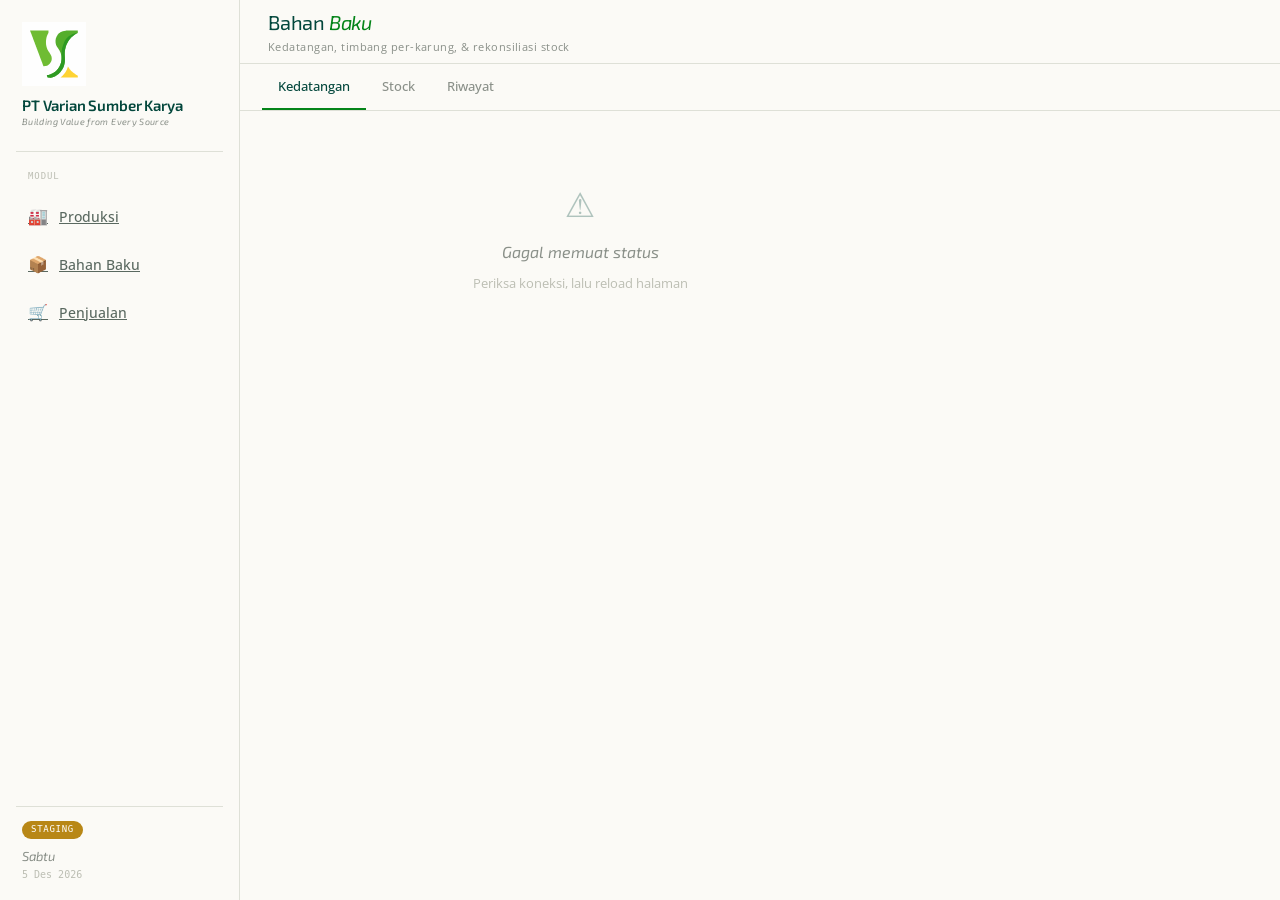
<file: rawmat.html>
<!DOCTYPE html>
<html lang="id">
<head>
<meta charset="UTF-8">
<meta name="viewport" content="width=device-width, initial-scale=1.0">
<meta name="theme-color" content="#faf8f4">
<meta name="apple-mobile-web-app-capable" content="yes">
<meta name="apple-mobile-web-app-status-bar-style" content="default">
<meta name="apple-mobile-web-app-title" content="VSK Bahan Baku">
<link rel="manifest" href="/manifest.json">
<title>VSK — Bahan Baku</title>
<link rel="preconnect" href="https://fonts.googleapis.com">
<link rel="preconnect" href="https://fonts.gstatic.com" crossorigin>
<link href="https://fonts.googleapis.com/css2?family=Exo+2:ital,wght@0,400;0,500;0,600;0,700;1,400&family=Open+Sans:wght@300;400;500;600;700&display=swap" rel="stylesheet">
<link rel="stylesheet" href="/shared.css">
</head>
<body>

<aside class="sidebar">
  <div class="side-brand">
    <a href="/"><img src="/logo.svg" alt="VSK" class="vsk-logo"></a>
    <div>
      <div class="side-brand-name">PT Varian Sumber Karya</div>
      <div class="side-brand-sub">Building Value from Every Source</div>
    </div>
  </div>

  <nav class="side-nav">
    <div class="side-section-title">Modul</div>
    <a class="side-item" href="/produksi">
      <span class="side-item-icon">🏭</span>
      <span>Produksi</span>
    </a>
    <a class="side-item" href="/rawmat">
      <span class="side-item-icon">📦</span>
      <span>Bahan Baku</span>
      <span class="side-item-meta" id="side-rawmat-meta" style="display:none">●</span>
    </a>
    <a class="side-item" href="/penjualan">
      <span class="side-item-icon">🛒</span>
      <span>Penjualan</span>
    </a>
  </nav>

  <div class="side-foot">
    <div class="env-badge" id="env-badge">staging</div>
    <div class="side-foot-date">
      <div class="side-foot-day" id="top-day"></div>
      <div class="side-foot-fulldate" id="top-date"></div>
    </div>
  </div>
</aside>

<main class="content">
<section class="module active" data-module="rawmat" id="mod-rawmat">
  <header class="topbar">
    <div class="topbar-left">
      <div class="topbar-title">Bahan <em>Baku</em></div>
      <div class="topbar-sub">Kedatangan, timbang per-karung, & rekonsiliasi stock</div>
    </div>
  </header>

  <nav class="subnav">
    <button class="subnav-btn active" data-page="kedatangan" type="button">Kedatangan<span class="dot" id="active-dot" style="display:none"></span></button>
    <button class="subnav-btn"        data-page="stock"      type="button">Stock</button>
    <button class="subnav-btn"        data-page="riwayat"    type="button">Riwayat</button>
  </nav>

  <!-- Page: Kedatangan -->
  <div class="page active" id="page-kedatangan">
    <!-- State A: Loading -->
    <div id="kd-loading">
      <div class="empty">
        <div class="empty-icon">⏳</div>
        <div class="empty-h">Memuat status...</div>
      </div>
    </div>

    <!-- State B: Tidak ada batch aktif → form mulai baru -->
    <div id="kd-start" style="display:none">
      <div class="sec"><span class="sec-title">Kedatangan baru</span><span class="sec-line"></span></div>

      <div class="field">
        <label class="f-label">Operator</label>
        <div class="f-wrap"><input type="text" id="inp-operator" class="no-unit" placeholder="Nama yang menimbang" autocomplete="name"></div>
      </div>

      <div class="sec"><span class="sec-title">Sumber</span><span class="sec-line"></span></div>
      <div class="field">
        <label class="f-label">Supplier</label>
        <div class="f-wrap"><input type="text" id="inp-supplier" class="no-unit" placeholder="Nama supplier"></div>
      </div>
      <div class="field" style="margin-top:10px">
        <label class="f-label">No. surat jalan <span style="color:var(--stone);font-weight:400">(opsional)</span></label>
        <div class="f-wrap"><input type="text" id="inp-suratjalan" class="no-unit" placeholder="DO-... (isi nomor surat jalan dari pengirim)"></div>
      </div>

      <div class="sec"><span class="sec-title">Jenis cocopeat</span><span class="sec-line"></span></div>
      <div class="ec-radio-row">
        <label class="ec-radio high" data-ec="high">
          <input type="radio" name="ec-type" value="high">
          <span>High EC</span>
        </label>
        <label class="ec-radio low selected" data-ec="low">
          <input type="radio" name="ec-type" value="low" checked>
          <span>Low EC</span>
        </label>
      </div>

      <div class="sec"><span class="sec-title">Catatan</span><span class="sec-line"></span><span class="sec-tag">opsional</span></div>
      <div class="f-wrap">
        <textarea id="inp-notes-rawmat" placeholder="Catatan kedatangan (kondisi, plat truk, dll)..."></textarea>
      </div>

      <button class="btn-main" id="btn-start" type="button">Mulai Timbang</button>
    </div>

    <!-- State C: Ada batch aktif → mode timbang -->
    <div id="kd-weigh" style="display:none">
      <div class="batch-card">
        <div class="batch-head">
          <div>
            <div class="batch-id" id="bc-id">B-...</div>
            <div class="batch-supplier" id="bc-supplier">Supplier</div>
            <div class="batch-meta" id="bc-meta">Operator · SJ-...</div>
          </div>
          <div class="batch-tags">
            <span class="ec-pill low" id="bc-ec">low</span>
            <span class="batch-status open">open</span>
          </div>
        </div>
        <div class="batch-totals">
          <div class="bt-cell">
            <div class="bt-val" id="bc-total-karung">0<sup>karung</sup></div>
            <div class="bt-lbl">Tertimbang</div>
          </div>
          <div class="bt-cell">
            <div class="bt-val" id="bc-total-kg">0<sup>kg</sup></div>
            <div class="bt-lbl">Total berat</div>
          </div>
        </div>
      </div>

      <div class="weigh-input-card">
        <div class="weigh-label">Karung berikutnya</div>
        <div class="weigh-urut" id="weigh-urut">#1</div>
        <div class="weigh-input-wrap">
          <input type="number" class="weigh-input" id="inp-berat" placeholder="0.0" min="0" step="0.1" inputmode="decimal" autocomplete="off">
          <span class="weigh-unit">kg</span>
        </div>
        <div class="weigh-warn" id="weigh-warn"></div>
        <button class="btn-main" id="btn-add-karung" type="button" style="margin-top:14px">Simpan & Lanjut</button>
      </div>

      <div class="sec">
        <span class="sec-title">Sudah ditimbang</span>
        <span class="sec-line"></span>
        <span class="sec-tag" id="krg-count">0 karung</span>
      </div>
      <div class="karung-list" id="karung-list">
        <div class="kr-empty">Belum ada karung tertimbang</div>
      </div>

      <button class="btn-ghost" id="btn-close-batch" type="button">Selesai — Tutup Kedatangan</button>
      <button class="btn-danger" id="btn-cancel-batch" type="button">Batalkan kedatangan ini</button>
    </div>
  </div>

  <!-- Page: Stock -->
  <div class="page" id="page-stock">
    <div class="hero">
      <div class="hero-label">Saldo total stock cocopeat</div>
      <div class="hero-val" id="st-saldo">—<sup>kg</sup></div>
      <div class="hero-sub" id="st-sub">Memuat data...</div>
    </div>

    <div class="ec-card-row">
      <div class="ec-card high">
        <div class="ec-card-tag">High EC</div>
        <div class="ec-card-saldo" id="st-saldo-high">—<sup>kg</sup></div>
        <div class="ec-card-stats">
          <span>Masuk: <strong id="st-in-high">—</strong> kg <span style="color:var(--stone)">· <span id="st-in-high-krg">0</span> krg</span></span>
          <span>Pakai: <strong id="st-out-high">—</strong> kg</span>
        </div>
      </div>
      <div class="ec-card low">
        <div class="ec-card-tag">Low EC</div>
        <div class="ec-card-saldo" id="st-saldo-low">—<sup>kg</sup></div>
        <div class="ec-card-stats">
          <span>Masuk: <strong id="st-in-low">—</strong> kg <span style="color:var(--stone)">· <span id="st-in-low-krg">0</span> krg</span></span>
          <span>Pakai: <strong id="st-out-low">—</strong> kg</span>
        </div>
      </div>
    </div>

    <div class="sec">
      <span class="sec-title">Mutasi terakhir</span>
      <span class="sec-line"></span>
      <button class="sec-refresh" id="btn-refresh-stock" type="button">↻ refresh</button>
    </div>
    <div class="event-list" id="event-list">
      <div class="empty"><div class="empty-icon">⏳</div><div class="empty-h">Memuat data...</div></div>
    </div>
  </div>

  <!-- Page: Riwayat -->
  <div class="page" id="page-riwayat">
    <div class="sec">
      <span class="sec-title">Riwayat kedatangan</span>
      <span class="sec-line"></span>
      <button class="sec-refresh" id="btn-refresh-riwayat" type="button">↻ refresh</button>
    </div>
    <div class="tbl-wrap">
      <table>
        <thead><tr><th>Tanggal</th><th>Supplier</th><th>EC</th><th>Karung</th><th>Berat (kg)</th><th>Status</th></tr></thead>
        <tbody id="riwayat-body"><tr><td colspan="6" style="text-align:center;padding:32px;color:var(--stone)">Memuat riwayat...</td></tr></tbody>
      </table>
    </div>
  </div>

  <!-- Drawer: batch detail -->
  <div class="drawer" id="drawer">
    <div class="drawer-panel">
      <div class="drawer-head">
        <div>
          <div class="drawer-title" id="dr-title">Detail batch</div>
          <div class="batch-meta" id="dr-meta" style="margin-top:2px"></div>
        </div>
        <button class="drawer-close" id="dr-close" type="button">×</button>
      </div>
      <div class="drawer-body" id="dr-body"></div>
    </div>
  </div>
</section>

</main>

<div class="toast" id="toast"></div>

<script>
(function(){
  'use strict';

  var SHEETS_URL_STAGING = 'https://script.google.com/macros/s/AKfycbxdpYmv3AUqcS0P7Lv-3LRYBV4nDoscDSfcupsN0UwvQt01E0Z3-YLwuLglY9iILGkl/exec';
  var SHEETS_URL_PROD    = 'https://script.google.com/macros/s/AKfycbw3pWXUCvStevJLIA2x1r7n39Hb2UrCNYuGzwUbzLVpMtyd_ICBMS8RLR3ZqLo9_PqRaw/exec';

  var IS_STAGING = location.hostname.indexOf('staging') !== -1
                || location.hostname.indexOf('localhost') !== -1
                || location.hostname.indexOf('127.0.0.1') !== -1;

  window.VSK = {
    SHEETS_URL: IS_STAGING ? SHEETS_URL_STAGING : SHEETS_URL_PROD,
    IS_STAGING: IS_STAGING,
    $: function(id){ return document.getElementById(id); },
    qs: function(sel, root){ return (root || document).querySelector(sel); },
    qsa: function(sel, root){ return (root || document).querySelectorAll(sel); },
    toast: function(msg, kind){
      var el = document.getElementById('toast');
      if(!el) return;
      el.textContent = msg;
      el.className = 'toast ' + (kind || '') + ' show';
      setTimeout(function(){ el.className = 'toast ' + (kind || ''); }, 2400);
    },
    todayStr: function(){
      return new Date().toLocaleDateString('sv-SE', {timeZone:'Asia/Jakarta'});
    },
    modules: {}
  };

  function initShell(){
    var d = new Date();
    var days = ['Minggu','Senin','Selasa','Rabu','Kamis','Jumat','Sabtu'];
    var mos  = ['Jan','Feb','Mar','Apr','Mei','Jun','Jul','Agu','Sep','Okt','Nov','Des'];
    var dayEl  = document.getElementById('top-day');
    var dateEl = document.getElementById('top-date');
    if(dayEl)  dayEl.textContent  = days[d.getDay()];
    if(dateEl) dateEl.textContent = d.getDate() + ' ' + mos[d.getMonth()] + ' ' + d.getFullYear();

    if(IS_STAGING){
      var badge = document.getElementById('env-badge');
      if(badge) badge.classList.add('show');
    }

    var path = location.pathname.replace(/\/\/$/, '') || '/';
    var sideItems = document.querySelectorAll('a.side-item');
    for(var i=0; i<sideItems.length; i++){
      var href = sideItems[i].getAttribute('href') || '';
      sideItems[i].classList.toggle('active', href === path);
    }
  }

  if(document.readyState === 'loading'){
    document.addEventListener('DOMContentLoaded', initShell);
  } else {
    initShell();
  }

  if('serviceWorker' in navigator){
    navigator.serviceWorker.register('/sw.js').catch(function(){});
  }
})();

(function(){
  'use strict';

  var section = document.getElementById('mod-rawmat');
  var $  = window.VSK.$;
  var qs = function(sel){ return section.querySelector(sel); };
  var qsa = function(sel){ return section.querySelectorAll(sel); };
  var toast = window.VSK.toast;

  // ── State ──
  var state = {
    activeBatch: null,
    karungList: [],
    operator: ''
  };
  try { state.operator = localStorage.getItem('vsk-rawmat-operator') || ''; } catch(e){}

  var initialized = false;

  function fmtKg(n){
    var v = parseFloat(n) || 0;
    return v.toFixed(v % 1 === 0 ? 0 : 1);
  }

  // ── Sub-page router (di dalam Rawmat) ──
  function goto(page){
    var pages = qsa('.page');
    for(var i=0; i<pages.length; i++) pages[i].classList.remove('active');
    var navBtns = qsa('.subnav-btn');
    for(var j=0; j<navBtns.length; j++) navBtns[j].classList.remove('active');

    var target = $('page-' + page);
    if(target) target.classList.add('active');
    for(var k=0; k<navBtns.length; k++){
      if(navBtns[k].getAttribute('data-page') === page) navBtns[k].classList.add('active');
    }

    if(page === 'stock')      loadStock();
    if(page === 'riwayat')    loadRiwayat();
    if(page === 'kedatangan') loadActiveBatch();
  }

  // ── API ──
  async function apiGet(action, params){
    var url = window.VSK.SHEETS_URL + '?action=' + encodeURIComponent(action);
    if(params){
      Object.keys(params).forEach(function(k){
        url += '&' + encodeURIComponent(k) + '=' + encodeURIComponent(params[k]);
      });
    }
    var res = await fetch(url);
    return await res.json();
  }
  async function apiPost(payload){
    await fetch(window.VSK.SHEETS_URL, {
      method: 'POST',
      mode: 'no-cors',
      headers: {'Content-Type': 'text/plain;charset=utf-8'},
      body: JSON.stringify(payload)
    });
  }

  // ── Active batch loader ──
  async function loadActiveBatch(){
    $('kd-loading').style.display = 'block';
    $('kd-start').style.display   = 'none';
    $('kd-weigh').style.display   = 'none';

    try {
      var res = await apiGet('rawmat-active');
      $('kd-loading').style.display = 'none';

      if(res.batch){
        state.activeBatch = res.batch;
        state.karungList  = res.karung || [];
        renderWeighMode();
      } else {
        state.activeBatch = null;
        state.karungList  = [];
        renderStartMode();
      }
      updateActiveDot();
    } catch(err){
      $('kd-loading').innerHTML = '<div class="empty"><div class="empty-icon">⚠️</div><div class="empty-h">Gagal memuat status</div><div class="empty-p">Periksa koneksi, lalu reload halaman</div></div>';
    }
  }

  function updateActiveDot(){
    var dot = $('active-dot');
    var sideMeta = $('side-rawmat-meta');
    var hasActive = !!state.activeBatch;
    if(dot)      dot.style.display      = hasActive ? 'inline-block' : 'none';
    if(sideMeta) sideMeta.style.display = hasActive ? 'inline-block' : 'none';
  }

  // ── Mode: Start batch baru ──
  function renderStartMode(){
    $('kd-start').style.display = 'block';
    $('inp-operator').value   = state.operator;
    $('inp-supplier').value   = '';
    $('inp-suratjalan').value = '';
    $('inp-notes-rawmat').value = '';
    // Reset EC radio ke default Low EC
    setEcRadio('low');
    setTimeout(function(){
      if(!state.operator) $('inp-operator').focus();
      else                $('inp-supplier').focus();
    }, 50);
  }

  function setEcRadio(value){
    var radios = qsa('.ec-radio');
    for(var i=0; i<radios.length; i++){
      var r = radios[i];
      var isMatch = r.getAttribute('data-ec') === value;
      r.classList.toggle('selected', isMatch);
      var input = r.querySelector('input');
      if(input) input.checked = isMatch;
    }
  }

  function getEcRadio(){
    var checked = section.querySelector('.ec-radio input[name="ec-type"]:checked');
    return checked ? checked.value : 'low';
  }

  async function startBatch(){
    var op  = $('inp-operator').value.trim();
    var sup = $('inp-supplier').value.trim();
    var ec  = getEcRadio();
    if(!op){  toast('Isi nama operator dulu', 'err'); $('inp-operator').focus(); return; }
    if(!sup){ toast('Isi nama supplier dulu', 'err'); $('inp-supplier').focus(); return; }
    if(ec !== 'high' && ec !== 'low'){ toast('Pilih jenis cocopeat (High/Low EC)', 'err'); return; }

    state.operator = op;
    try { localStorage.setItem('vsk-rawmat-operator', op); } catch(e){}

    var btn = $('btn-start');
    btn.disabled = true;
    btn.textContent = 'Memulai...';

    try {
      await apiPost({
        type: 'rawmat-start',
        operator: op,
        supplier: sup,
        suratJalan: $('inp-suratjalan').value.trim(),
        ecType: ec,
        notes: $('inp-notes-rawmat').value.trim()
      });
      setTimeout(async function(){
        await loadActiveBatch();
        toast('Batch ' + ec.toUpperCase() + ' EC dimulai ✓', 'ok');
      }, 800);
    } catch(err){
      toast('Gagal memulai batch', 'err');
    } finally {
      setTimeout(function(){
        btn.disabled = false;
        btn.textContent = 'Mulai Timbang';
      }, 1000);
    }
  }

  // ── Mode: Timbang karung ──
  function renderWeighMode(){
    $('kd-weigh').style.display = 'block';
    var b = state.activeBatch;
    $('bc-id').textContent       = b.batchId;
    $('bc-supplier').textContent = b.supplier || '(supplier kosong)';
    $('bc-meta').textContent     = (b.operator ? b.operator : '—') + (b.suratJalan ? ' · SJ ' + b.suratJalan : '');

    // EC pill
    var ec = (b.ecType || 'low').toLowerCase();
    var ecPill = $('bc-ec');
    if(ecPill){
      ecPill.className = 'ec-pill ' + (ec === 'high' ? 'high' : 'low');
      ecPill.textContent = (ec === 'high' ? 'High EC' : 'Low EC');
    }

    renderTotals();
    renderKarungList();
    $('inp-berat').value = '';
    $('weigh-warn').classList.remove('show');
    $('inp-berat').classList.remove('warn');

    setTimeout(function(){ $('inp-berat').focus(); }, 80);
  }

  function renderTotals(){
    var validKarung = state.karungList.filter(function(k){ return !k.flagged; });
    var totalKrg = validKarung.length;
    var totalKg  = validKarung.reduce(function(s,k){ return s + k.berat; }, 0);
    $('bc-total-karung').innerHTML = totalKrg + '<sup>karung</sup>';
    $('bc-total-kg').innerHTML     = fmtKg(totalKg) + '<sup>kg</sup>';
    $('weigh-urut').textContent    = '#' + (state.karungList.length + 1);
    $('krg-count').textContent     = state.karungList.length + ' karung';
  }

  function renderKarungList(){
    var wrap = $('karung-list');
    if(!state.karungList.length){
      wrap.innerHTML = '<div class="kr-empty">Belum ada karung tertimbang</div>';
      return;
    }
    var sorted = state.karungList.slice().sort(function(a,b){ return b.urut - a.urut; });
    wrap.innerHTML = sorted.map(function(k){
      return '<div class="karung-row' + (k.flagged ? ' flagged' : '') + '">' +
        '<div class="kr-left">' +
          '<span class="kr-urut">#' + k.urut + '</span>' +
          '<span class="kr-berat">' + fmtKg(k.berat) + ' kg</span>' +
          (k.flagged ? '<span class="kr-flag-icon">⚐</span>' : '') +
        '</div>' +
        '<div class="kr-right">' +
          '<span class="kr-time">' + (k.time || '') + '</span>' +
          '<button class="kr-flag-btn ' + (k.flagged ? 'is-flagged' : '') + '" data-urut="' + k.urut + '" type="button">' +
            (k.flagged ? 'unflag' : 'flag') +
          '</button>' +
        '</div>' +
      '</div>';
    }).join('');

    var btns = wrap.querySelectorAll('.kr-flag-btn');
    for(var i=0; i<btns.length; i++){
      btns[i].addEventListener('click', function(){
        var urut = parseInt(this.getAttribute('data-urut'), 10);
        flagKarung(urut);
      });
    }
  }

  function checkAnomaly(weight){
    var validKarung = state.karungList.filter(function(k){ return !k.flagged; });
    if(validKarung.length < 5) return null;
    var avg = validKarung.reduce(function(s,k){ return s + k.berat; }, 0) / validKarung.length;
    var deviation = Math.abs(weight - avg) / avg;
    if(deviation > 0.25){
      return 'Berat ' + (weight > avg ? 'lebih tinggi' : 'lebih rendah') +
        ' dari rata-rata (' + fmtKg(avg) + ' kg). Cek lagi sebelum simpan.';
    }
    return null;
  }

  function onBeratInput(){
    var weight  = parseFloat($('inp-berat').value);
    var warnEl  = $('weigh-warn');
    var inputEl = $('inp-berat');
    if(!weight || weight <= 0){
      warnEl.classList.remove('show');
      inputEl.classList.remove('warn');
      return;
    }
    var msg = checkAnomaly(weight);
    if(msg){
      warnEl.textContent = '⚠ ' + msg;
      warnEl.classList.add('show');
      inputEl.classList.add('warn');
    } else {
      warnEl.classList.remove('show');
      inputEl.classList.remove('warn');
    }
  }

  async function addKarung(){
    var weight = parseFloat($('inp-berat').value);
    if(!weight || weight <= 0){
      toast('Masukkan berat dulu', 'err');
      $('inp-berat').focus();
      return;
    }

    var btn = $('btn-add-karung');
    btn.disabled = true;
    btn.textContent = 'Menyimpan...';

    var newUrut = state.karungList.length + 1;
    var time = new Date().toLocaleTimeString('id-ID', {hour:'2-digit', minute:'2-digit'});

    try {
      await apiPost({
        type: 'rawmat-karung',
        batchId: state.activeBatch.batchId,
        urut: newUrut,
        berat: weight,
        operator: state.operator
      });

      // Optimistic update
      state.karungList.push({
        urut: newUrut, berat: weight,
        flagged: false, time: time, operator: state.operator
      });

      renderTotals();
      renderKarungList();
      $('inp-berat').value = '';
      $('weigh-warn').classList.remove('show');
      $('inp-berat').classList.remove('warn');
      $('inp-berat').focus();
    } catch(err){
      toast('Gagal simpan', 'err');
    } finally {
      btn.disabled = false;
      btn.textContent = 'Simpan & Lanjut';
    }
  }

  async function flagKarung(urut){
    var k = state.karungList.find(function(x){ return x.urut === urut; });
    if(!k) return;
    var msg = k.flagged
      ? 'Cabut flag karung #' + urut + '? Akan dihitung kembali ke total.'
      : 'Flag karung #' + urut + ' (' + fmtKg(k.berat) + ' kg)? Tidak akan dihitung ke total stock.';
    if(!confirm(msg)) return;

    try {
      await apiPost({
        type: 'rawmat-flag',
        batchId: state.activeBatch.batchId,
        urut: urut,
        reason: k.flagged ? '' : 'flagged via app'
      });
      k.flagged = !k.flagged;
      renderTotals();
      renderKarungList();
      toast(k.flagged ? 'Karung di-flag' : 'Flag dicabut', 'ok');
    } catch(err){
      toast('Gagal update flag', 'err');
    }
  }

  async function closeBatch(){
    if(!state.karungList.length){
      if(!confirm('Belum ada karung. Tutup batch tanpa data?')) return;
    } else {
      if(!confirm('Tutup kedatangan ini? Setelah ditutup, tidak bisa tambah karung lagi.')) return;
    }
    var btn = $('btn-close-batch');
    btn.disabled = true;
    btn.textContent = 'Menutup...';
    try {
      await apiPost({
        type: 'rawmat-close',
        batchId: state.activeBatch.batchId
      });
      setTimeout(async function(){
        toast('Kedatangan ditutup ✓', 'ok');
        await loadActiveBatch();
      }, 700);
    } catch(err){
      toast('Gagal menutup batch', 'err');
      btn.disabled = false;
      btn.textContent = 'Selesai — Tutup Kedatangan';
    }
  }

  async function cancelBatch(){
    if(state.karungList.length > 0){
      toast('Sudah ada karung — tutup batch saja, jangan cancel', 'err');
      return;
    }
    if(!confirm('Batalkan kedatangan ini? (Hanya bisa kalau belum ada karung)')) return;
    try {
      await apiPost({
        type: 'rawmat-cancel',
        batchId: state.activeBatch.batchId
      });
      setTimeout(async function(){
        toast('Kedatangan dibatalkan', 'ok');
        await loadActiveBatch();
      }, 700);
    } catch(err){
      toast('Gagal cancel', 'err');
    }
  }

  // ── Stock page ──
  async function loadStock(){
    $('event-list').innerHTML = '<div class="empty"><div class="empty-icon">⏳</div><div class="empty-h">Memuat data...</div></div>';
    $('st-saldo').innerHTML = '—<sup>kg</sup>';
    $('st-sub').textContent = 'Memuat data...';
    ['st-saldo-high','st-saldo-low'].forEach(function(id){ $(id).innerHTML = '—<sup>kg</sup>'; });
    ['st-in-high','st-in-low','st-out-high','st-out-low'].forEach(function(id){ $(id).textContent = '—'; });
    $('st-in-high-krg').textContent = '0';
    $('st-in-low-krg').textContent  = '0';

    try {
      var res = await apiGet('rawmat-stock');
      if(!res.ok) throw new Error('bad response');

      // Total saldo (hero)
      var saldo = res.saldoKg;
      $('st-saldo').className = 'hero-val' + (saldo < 0 ? ' neg' : '');
      $('st-saldo').innerHTML = fmtKg(saldo) + '<sup>kg</sup>';
      $('st-sub').textContent = res.totalInKarung + ' karung masuk · ' + res.totalOutKarung + ' karung terpakai';

      // High EC card
      var saldoH = res.saldoHighKg;
      var hHero = $('st-saldo-high');
      hHero.className = 'ec-card-saldo' + (saldoH < 0 ? ' neg' : '');
      hHero.innerHTML = fmtKg(saldoH) + '<sup>kg</sup>';
      $('st-in-high').textContent     = fmtKg(res.inHighKg);
      $('st-out-high').textContent    = fmtKg(res.outHighKg);
      $('st-in-high-krg').textContent = res.inHighKarung;

      // Low EC card
      var saldoL = res.saldoLowKg;
      var lHero = $('st-saldo-low');
      lHero.className = 'ec-card-saldo' + (saldoL < 0 ? ' neg' : '');
      lHero.innerHTML = fmtKg(saldoL) + '<sup>kg</sup>';
      $('st-in-low').textContent     = fmtKg(res.inLowKg);
      $('st-out-low').textContent    = fmtKg(res.outLowKg);
      $('st-in-low-krg').textContent = res.inLowKarung;

      // Events list
      var wrap = $('event-list');
      if(!res.events || !res.events.length){
        wrap.innerHTML = '<div class="empty"><div class="empty-icon">📭</div><div class="empty-h">Belum ada mutasi</div></div>';
        return;
      }
      wrap.innerHTML = res.events.map(function(e){
        var ec = (e.ec || '').toLowerCase();
        var ecBadge = ec ? ' <span class="ec-pill ' + ec + '" style="margin-left:6px">' + ec + '</span>' : '';
        return '<div class="event-row">' +
          '<div class="ev-left">' +
            '<div class="ev-arrow ' + e.type + '">' + (e.type === 'in' ? '↓' : '↑') + '</div>' +
            '<div class="ev-text">' +
              '<div class="ev-label">' + e.label + ecBadge + '</div>' +
              '<div class="ev-sub">'   + e.sub   + '</div>' +
            '</div>' +
          '</div>' +
          '<div class="ev-right">' +
            '<div class="ev-kg ' + e.type + '">' + (e.type === 'in' ? '+' : '−') + fmtKg(e.kg) + ' kg</div>' +
            '<div class="ev-date">' + e.tanggal + '</div>' +
          '</div>' +
        '</div>';
      }).join('');
    } catch(err){
      $('event-list').innerHTML = '<div class="empty"><div class="empty-icon">⚠️</div><div class="empty-h">Gagal memuat</div><div class="empty-p">Periksa koneksi, lalu tap ↻ refresh</div></div>';
      $('st-sub').textContent = 'Gagal memuat';
    }
  }

  // ── Riwayat page ──
  async function loadRiwayat(){
    var tb = $('riwayat-body');
    tb.innerHTML = '<tr><td colspan="6" style="text-align:center;padding:32px;color:var(--stone)">Memuat riwayat...</td></tr>';

    try {
      var res = await apiGet('rawmat-batches');
      if(!res.ok) throw new Error('bad');
      var batches = res.batches || [];
      if(!batches.length){
        tb.innerHTML = '<tr><td colspan="6" style="text-align:center;padding:32px;color:var(--stone)">Belum ada riwayat kedatangan.</td></tr>';
        return;
      }
      tb.innerHTML = batches.map(function(b){
        var ec = (b.ecType || 'low').toLowerCase();
        var ecCell = '<span class="ec-pill ' + ec + '">' + ec + '</span>';
        return '<tr data-batch-id="' + b.batchId + '">' +
          '<td>' + b.tanggal + '</td>' +
          '<td>' + (b.supplier || '—') + '</td>' +
          '<td>' + ecCell + '</td>' +
          '<td>' + b.totalKarung + '</td>' +
          '<td class="c-leaf">' + fmtKg(b.totalBerat) + '</td>' +
          '<td><span class="tbl-status ' + b.status + '">' + b.status + '</span></td>' +
        '</tr>';
      }).join('');

      var rows = tb.querySelectorAll('tr[data-batch-id]');
      for(var i=0; i<rows.length; i++){
        rows[i].addEventListener('click', function(){
          openBatchDetail(this.getAttribute('data-batch-id'));
        });
      }
    } catch(err){
      tb.innerHTML = '<tr><td colspan="6" style="text-align:center;padding:32px;color:var(--rose)">Gagal memuat. Periksa koneksi.</td></tr>';
    }
  }

  // ── Drawer: batch detail ──
  async function openBatchDetail(batchId){
    var drawer = $('drawer');
    var body   = $('dr-body');
    drawer.classList.add('show');
    $('dr-title').textContent = batchId;
    $('dr-meta').textContent  = 'Memuat...';
    body.innerHTML = '<div class="empty"><div class="empty-icon">⏳</div><div class="empty-h">Memuat detail...</div></div>';

    try {
      var res = await apiGet('rawmat-batch', {id: batchId});
      if(!res.ok) throw new Error('bad');
      var b = res.batch, krg = res.karung || [];
      $('dr-meta').textContent = b.tanggal + ' · ' + (b.supplier || '—') +
        (b.suratJalan ? ' · SJ ' + b.suratJalan : '') +
        (b.operator ? ' · ' + b.operator : '');

      var validKrg = krg.filter(function(k){ return !k.flagged; });
      var totalKg = validKrg.reduce(function(s,k){ return s + k.berat; }, 0);

      var html = '<div class="batch-totals" style="border:none;padding:0;margin-bottom:16px">' +
        '<div class="bt-cell"><div class="bt-val">' + validKrg.length + '<sup>karung</sup></div><div class="bt-lbl">Valid</div></div>' +
        '<div class="bt-cell"><div class="bt-val">' + fmtKg(totalKg) + '<sup>kg</sup></div><div class="bt-lbl">Total berat</div></div>' +
      '</div>';

      if(b.notes){
        html += '<div style="background:var(--cream2);border-radius:8px;padding:9px 12px;margin-bottom:14px;font-size:12px;color:var(--brown)">📝 ' + b.notes + '</div>';
      }

      html += '<div class="sec" style="margin-top:0"><span class="sec-title">Detail karung</span><span class="sec-line"></span><span class="sec-tag">' + krg.length + ' total</span></div>';

      if(!krg.length){
        html += '<div class="kr-empty">Tidak ada karung di batch ini</div>';
      } else {
        html += '<div class="karung-list" style="max-height:none">';
        html += krg.slice().sort(function(a,b){ return a.urut - b.urut; }).map(function(k){
          return '<div class="karung-row' + (k.flagged ? ' flagged' : '') + '">' +
            '<div class="kr-left">' +
              '<span class="kr-urut">#' + k.urut + '</span>' +
              '<span class="kr-berat">' + fmtKg(k.berat) + ' kg</span>' +
              (k.flagged ? '<span class="kr-flag-icon">⚐</span>' : '') +
            '</div>' +
            '<div class="kr-right">' +
              '<span class="kr-time">' + (k.time || '') + '</span>' +
            '</div>' +
          '</div>';
        }).join('');
        html += '</div>';
      }

      body.innerHTML = html;
    } catch(err){
      body.innerHTML = '<div class="empty"><div class="empty-icon">⚠️</div><div class="empty-h">Gagal memuat detail</div></div>';
    }
  }

  function closeDrawer(){ $('drawer').classList.remove('show'); }

  // ── Init ──
  function init(){
    if(initialized) return;
    initialized = true;

    // Sub-nav
    var navBtns = qsa('.subnav-btn');
    for(var i=0; i<navBtns.length; i++){
      navBtns[i].addEventListener('click', function(e){
        e.preventDefault();
        goto(this.getAttribute('data-page'));
      });
    }

    // Start batch form
    $('btn-start').addEventListener('click', startBatch);

    // EC radio (toggle visual selected state)
    var ecRadios = qsa('.ec-radio');
    for(var ri=0; ri<ecRadios.length; ri++){
      ecRadios[ri].addEventListener('click', function(){
        var v = this.getAttribute('data-ec');
        setEcRadio(v);
      });
    }

    // Weigh-in
    $('inp-berat').addEventListener('input', onBeratInput);
    $('inp-berat').addEventListener('keydown', function(e){
      if(e.key === 'Enter'){ e.preventDefault(); addKarung(); }
    });
    $('btn-add-karung').addEventListener('click', addKarung);
    $('btn-close-batch').addEventListener('click', closeBatch);
    $('btn-cancel-batch').addEventListener('click', cancelBatch);

    // Stock & Riwayat refresh
    $('btn-refresh-stock').addEventListener('click', loadStock);
    $('btn-refresh-riwayat').addEventListener('click', loadRiwayat);

    // Drawer
    $('dr-close').addEventListener('click', closeDrawer);
    $('drawer').addEventListener('click', function(e){
      if(e.target === this) closeDrawer();
    });
  }

  // Daftar ke shell
  window.VSK.modules.rawmat = {
    onActivate: function(){
      init();
      // Initial / refresh saat modul jadi aktif
      loadActiveBatch();
    }
  };

  // Eager init — di multi-page, onActivate tidak dipanggil shell,
  // jadi loadActiveBatch() harus dipanggil langsung saat halaman dibuka.
  if(document.readyState === 'loading'){
    document.addEventListener('DOMContentLoaded', function(){
      init();
      loadActiveBatch();
    });
  } else {
    init();
    loadActiveBatch();
  }
})();

</script>
</body>
</html>
</file>
<file: shared.css>
/* ═══════════════════════════════════════════════════════════
   VSK BRAND PALETTE — sumber resmi: VSK Logo Simple Guideline
   - India Green  #048419  (primary)
   - Green RYB    #6FBC33  (secondary/hover)
   - Asunglow     #FFD333  (accent kuning)
   - Warm Black   #03473C  (teks gelap)
   ═══════════════════════════════════════════════════════════ */
:root {
  /* Surfaces — neutral cream pelengkap brand */
  --cream:#fbfaf6; --cream2:#f0efe8; --stone:#bcbeb3; --sand:#8a9089;
  --brown:#5a6960; --char:#03473C;                             /* Warm Black */
  /* Brand greens */
  --leaf:#048419; --leaf2:#6FBC33; --leaf-bg:#e9f4ec;          /* India Green / Green RYB */
  /* Brand yellow (Asunglow) — derive amber-tone yang readable */
  --amber:#b88716; --amber2:#FFD333; --amber-bg:#fff8db;
  /* Alert merah (bukan brand, dipakai untuk error state) */
  --rose:#a05050; --rose-bg:#fdf0f0;
  /* Borders */
  --border:#dee0d7; --border2:#c4c9bd;
  /* Typography */
  --sans:'Open Sans',-apple-system,system-ui,sans-serif;
  --serif:'Exo 2','Open Sans',sans-serif;
  --mono:ui-monospace,'SF Mono',Menlo,Consolas,monospace;
  --r:12px;
  --sidebar-w: 240px;
}
*,*::before,*::after{box-sizing:border-box;margin:0;padding:0;}
html{font-size:16px;-webkit-tap-highlight-color:transparent;}
body{font-family:var(--sans);background:var(--cream);color:var(--char);min-height:100vh;line-height:1.5;display:flex;}

/* ═══════════════════════════════════════════════════════════
   SHELL: SIDEBAR
   ═══════════════════════════════════════════════════════════ */
.sidebar{
  width:var(--sidebar-w);flex-shrink:0;
  background:var(--cream);border-right:1px solid var(--border);
  display:flex;flex-direction:column;
  position:sticky;top:0;height:100vh;
  padding:22px 16px 18px;
}
.side-brand{padding:0 6px 22px;border-bottom:1px solid var(--border);display:flex;flex-direction:column;gap:10px;}

/* VSK logo mark — image file (logo.svg). Untuk replace, timpa file
   logo.svg di root deploy. Tidak perlu edit HTML/CSS. */
.vsk-logo{display:block;width:64px;height:auto;user-select:none;}

.side-brand-name{font-family:var(--serif);font-size:15px;font-weight:600;color:var(--char);letter-spacing:-0.01em;line-height:1.2;}
.side-brand-name em{font-style:italic;color:var(--leaf);font-weight:500;}
.side-brand-sub{font-family:var(--serif);font-size:9px;font-style:italic;color:var(--sand);letter-spacing:0.04em;margin-top:1px;}

.side-nav{flex:1;display:flex;flex-direction:column;gap:2px;padding-top:18px;}
.side-section-title{font-family:var(--mono);font-size:9px;color:var(--stone);letter-spacing:.1em;text-transform:uppercase;padding:0 12px 8px;}
.side-item{
  display:flex;align-items:center;gap:11px;
  padding:11px 12px;border:none;background:transparent;
  border-radius:var(--r);cursor:pointer;text-align:left;
  font-family:var(--sans);font-size:14px;font-weight:500;color:var(--brown);
  transition:all .15s;touch-action:manipulation;
}
.side-item:hover{background:var(--cream2);}
.side-item.active{background:var(--leaf-bg);color:var(--leaf);font-weight:600;}
.side-item-icon{font-size:16px;width:20px;text-align:center;}
.side-item-meta{margin-left:auto;font-family:var(--mono);font-size:9px;color:var(--amber);}
.side-item.active .side-item-meta{color:var(--leaf);}

.side-foot{padding-top:14px;border-top:1px solid var(--border);display:flex;flex-direction:column;gap:8px;}
.side-foot-date{display:flex;flex-direction:column;gap:1px;padding:0 6px;}
.side-foot-day{font-family:var(--serif);font-size:13px;font-style:italic;color:var(--sand);}
.side-foot-fulldate{font-family:var(--mono);font-size:10px;color:var(--stone);}
.env-badge{
  display:none;align-self:flex-start;
  font-family:var(--mono);font-size:9px;font-weight:500;
  color:white;background:var(--amber);
  padding:2px 9px;border-radius:99px;
  letter-spacing:0.08em;text-transform:uppercase;
  margin:0 6px;
}
.env-badge.show{display:inline-block;}

/* ═══════════════════════════════════════════════════════════
   SHELL: MAIN CONTENT
   ═══════════════════════════════════════════════════════════ */
.content{flex:1;min-width:0;display:flex;flex-direction:column;}
.module{display:none;flex:1;flex-direction:column;}
.module.active{display:flex;animation:fadeUp .18s ease;}

.topbar{
  position:sticky;top:0;z-index:50;
  background:var(--cream);border-bottom:1px solid var(--border);
  padding:0 28px;display:flex;align-items:center;justify-content:space-between;
  height:64px;flex-shrink:0;
}
.topbar-left{display:flex;flex-direction:column;gap:2px;}
.topbar-title{font-family:var(--serif);font-size:20px;font-weight:400;color:var(--char);letter-spacing:-0.01em;}
.topbar-title em{font-style:italic;color:var(--leaf);}
.topbar-sub{font-size:11px;color:var(--sand);letter-spacing:.04em;}

.subnav{
  position:sticky;top:64px;z-index:49;
  display:flex;background:var(--cream);
  border-bottom:1px solid var(--border);
  overflow-x:auto;scrollbar-width:none;padding:0 22px;
  flex-shrink:0;
}
.subnav::-webkit-scrollbar{display:none;}
.subnav-btn{
  flex-shrink:0;padding:0 16px;height:46px;border:none;background:transparent;
  font-family:var(--sans);font-size:13px;font-weight:500;color:var(--sand);
  cursor:pointer;border-bottom:2px solid transparent;
  transition:all .15s;white-space:nowrap;touch-action:manipulation;
}
.subnav-btn.active{color:var(--char);border-bottom-color:var(--leaf);}
.subnav-btn:hover:not(.active){color:var(--brown);}
.subnav-btn .dot{display:inline-block;width:6px;height:6px;border-radius:50%;background:var(--amber);margin-left:6px;vertical-align:middle;}

.page{display:none;padding:24px 28px;max-width:680px;}
.page.active{display:block;animation:fadeUp .18s ease;}
@keyframes fadeUp{from{opacity:0;transform:translateY(6px)}to{opacity:1;transform:translateY(0)}}

/* ═══════════════════════════════════════════════════════════
   SHARED COMPONENTS
   ═══════════════════════════════════════════════════════════ */
.sec{display:flex;align-items:center;gap:10px;margin:22px 0 12px;}
.sec:first-child{margin-top:0;}
.sec-title{font-family:var(--serif);font-size:14px;font-style:italic;font-weight:300;color:var(--sand);white-space:nowrap;}
.sec-line{flex:1;height:1px;background:var(--border);}
.sec-tag{font-family:var(--mono);font-size:10px;color:var(--stone);white-space:nowrap;}
.sec-refresh{font-family:var(--mono);font-size:10px;color:var(--leaf);white-space:nowrap;cursor:pointer;border:none;background:transparent;padding:2px 6px;touch-action:manipulation;}
.sec-refresh:hover{color:var(--leaf2);}

.field{display:flex;flex-direction:column;gap:5px;}
.f-label{font-size:12px;font-weight:500;color:var(--brown);letter-spacing:.02em;}
.f-hint{font-size:10.5px;color:var(--sand);font-style:italic;margin-top:2px;line-height:1.4;}
.sec-hint{font-size:11px;color:var(--sand);font-style:italic;margin:-4px 0 12px;line-height:1.45;display:block;}

/* Help button + modal panduan operator */
.btn-help{display:inline-flex;align-items:center;gap:6px;padding:8px 14px;border:1.5px solid var(--leaf);border-radius:99px;background:white;color:var(--leaf);font-family:var(--sans);font-size:12px;font-weight:600;cursor:pointer;transition:all .15s;touch-action:manipulation;}
.btn-help:hover{background:var(--leaf-bg);}
.help-overlay{position:fixed;inset:0;background:rgba(3,71,60,.55);z-index:200;display:none;align-items:center;justify-content:center;padding:20px;}
.help-overlay.show{display:flex;animation:fadeUp .2s ease;}
.help-modal{background:white;border-radius:18px;max-width:640px;width:100%;max-height:90vh;display:flex;flex-direction:column;overflow:hidden;}
.help-head{display:flex;align-items:center;justify-content:space-between;padding:18px 22px;border-bottom:1px solid var(--border);}
.help-title{font-family:var(--serif);font-size:18px;font-weight:600;color:var(--char);}
.help-close{border:none;background:transparent;font-size:24px;color:var(--sand);cursor:pointer;line-height:1;padding:4px 10px;}
.help-tabs{display:flex;gap:4px;padding:10px 22px 0;border-bottom:1px solid var(--border);background:var(--cream);}
.help-tab{padding:10px 14px;border:none;background:transparent;font-family:var(--sans);font-size:12.5px;font-weight:500;color:var(--sand);cursor:pointer;border-bottom:2px solid transparent;transition:all .12s;}
.help-tab.active{color:var(--leaf);border-bottom-color:var(--leaf);font-weight:600;}
.help-body{padding:22px 26px;overflow-y:auto;font-size:13.5px;color:var(--char);line-height:1.65;}
.help-body h4{font-family:var(--serif);font-size:14px;font-weight:600;color:var(--leaf);margin:18px 0 8px;}
.help-body h4:first-child{margin-top:0;}
.help-body ol{padding-left:20px;display:flex;flex-direction:column;gap:8px;}
.help-body ol li{padding-left:4px;}
.help-body ol li strong{color:var(--char);}
.help-body code{background:var(--cream2);padding:1px 6px;border-radius:4px;font-family:var(--mono);font-size:12px;}
.help-tip{background:var(--leaf-bg);border-left:3px solid var(--leaf);padding:10px 14px;border-radius:6px;margin:10px 0;font-size:12.5px;color:var(--char);}
.help-warn{background:var(--amber-bg);border-left:3px solid var(--amber);padding:10px 14px;border-radius:6px;margin:10px 0;font-size:12.5px;color:var(--char);}
.help-pane{display:none;}
.help-pane.active{display:block;}
.f-wrap{position:relative;}
.f-wrap input,.f-wrap textarea{width:100%;padding:11px 44px 11px 14px;border:1.5px solid var(--border);border-radius:var(--r);background:white;color:var(--char);font-family:var(--sans);font-size:15px;outline:none;transition:all .15s;-webkit-appearance:none;}
.f-wrap input:focus,.f-wrap textarea:focus{border-color:var(--leaf2);box-shadow:0 0 0 3px rgba(79,138,92,.09);}
.f-wrap input::placeholder,.f-wrap textarea::placeholder{color:var(--stone);font-size:14px;}
.f-unit{position:absolute;right:12px;top:50%;transform:translateY(-50%);font-family:var(--mono);font-size:10px;color:var(--stone);pointer-events:none;}
.f-wrap textarea{resize:none;height:72px;padding-right:14px;font-size:14px;line-height:1.6;}
.no-unit{padding-right:14px!important;}
.grid2{display:grid;grid-template-columns:1fr 1fr;gap:10px;}

.btn-main{width:100%;padding:14px;margin-top:20px;background:var(--leaf);border:none;border-radius:var(--r);color:white;font-family:var(--sans);font-size:14px;font-weight:600;cursor:pointer;transition:all .15s;letter-spacing:.02em;touch-action:manipulation;}
.btn-main:hover{background:var(--leaf2);}
.btn-main:active{transform:scale(.99);}
.btn-main:disabled{opacity:.5;cursor:not-allowed;}
.btn-main.amber{background:var(--amber);}
.btn-main.amber:hover{background:var(--amber2);}
.btn-ghost{display:block;width:100%;padding:12px;margin-top:10px;border:1.5px solid var(--border2);border-radius:var(--r);background:white;color:var(--brown);font-family:var(--sans);font-size:13px;font-weight:500;cursor:pointer;text-align:center;transition:all .15s;touch-action:manipulation;}
.btn-ghost:hover{border-color:var(--leaf);color:var(--leaf);}
.btn-danger{display:block;width:100%;padding:11px;margin-top:8px;border:1.5px solid var(--rose);border-radius:var(--r);background:white;color:var(--rose);font-family:var(--sans);font-size:12px;font-weight:500;cursor:pointer;text-align:center;transition:all .15s;touch-action:manipulation;}
.btn-danger:hover{background:var(--rose-bg);}

.hero{background:white;border:1px solid var(--border);border-radius:16px;padding:22px 20px;margin-bottom:10px;}
.hero-label{font-family:var(--serif);font-size:12px;font-style:italic;color:var(--sand);margin-bottom:4px;}
.hero-val{font-family:var(--serif);font-size:44px;font-weight:300;color:var(--char);line-height:1;letter-spacing:-.02em;}
.hero-val sup{font-size:18px;color:var(--sand);font-weight:300;vertical-align:baseline;margin-left:4px;}
.hero-val.neg{color:var(--rose);}
.hero-sub{font-size:12px;color:var(--sand);margin-top:8px;}

.stat-row{display:grid;gap:8px;margin-bottom:10px;}
.stat{background:white;border:1px solid var(--border);border-radius:var(--r);padding:14px 12px;}
.stat-val{font-family:var(--mono);font-size:17px;font-weight:500;color:var(--char);}
.stat-lbl{font-size:11px;color:var(--sand);margin-top:2px;}
.stat-unit{font-family:var(--mono);font-size:10px;color:var(--stone);}
.stat.in .stat-val{color:var(--leaf);}
.stat.out .stat-val{color:var(--amber);}

[data-module="produksi"] .stat-row{grid-template-columns:repeat(3,1fr);}
[data-module="rawmat"]   .stat-row{grid-template-columns:repeat(2,1fr);}

.tbl-wrap{overflow-x:auto;border-radius:var(--r);border:1px solid var(--border);background:white;}
table{width:100%;border-collapse:collapse;font-size:12px;white-space:nowrap;}
thead th{padding:10px 14px;text-align:left;font-family:var(--mono);font-size:10px;font-weight:500;color:var(--sand);letter-spacing:.06em;text-transform:uppercase;border-bottom:1px solid var(--border);background:var(--cream);}
tbody td{padding:11px 14px;border-bottom:1px solid var(--cream2);color:var(--char);font-family:var(--mono);font-size:12px;}
tbody tr:last-child td{border-bottom:none;}
tbody tr:hover td{background:var(--cream);}
[data-module="rawmat"] tbody tr:hover td{cursor:pointer;}
.c-leaf{color:var(--leaf);font-weight:500;}
.c-amber{color:var(--amber);}
.tbl-status{font-family:var(--mono);font-size:9px;padding:2px 7px;border-radius:99px;text-transform:uppercase;}
.tbl-status.open{background:var(--amber-bg);color:var(--amber);}
.tbl-status.closed{background:var(--leaf-bg);color:var(--leaf);}
.tbl-status.cancelled{background:var(--cream2);color:var(--sand);}

.empty{display:flex;flex-direction:column;align-items:center;text-align:center;padding:44px 20px;gap:10px;}
.empty-icon{font-size:34px;opacity:.3;}
.empty-h{font-family:var(--serif);font-size:16px;font-style:italic;color:var(--sand);}
.empty-p{font-size:13px;color:var(--stone);}

.toast{position:fixed;bottom:28px;left:50%;transform:translateX(-50%) translateY(10px);background:var(--char);color:white;padding:10px 22px;border-radius:99px;font-size:13px;font-weight:500;opacity:0;transition:all .22s;pointer-events:none;z-index:9999;white-space:nowrap;box-shadow:0 4px 20px rgba(0,0,0,.15);}
.toast.show{opacity:1;transform:translateX(-50%) translateY(0);}
.toast.err{background:var(--rose);}
.toast.ok{background:var(--leaf);}

/* ═══════════════════════════════════════════════════════════
   MODULE: PRODUKSI — specific styles
   ═══════════════════════════════════════════════════════════ */
.shift-row{display:grid;grid-template-columns:1fr 1fr;gap:8px;}
.shift-card{padding:14px 16px;border-radius:var(--r);border:1.5px solid var(--border);background:white;cursor:pointer;transition:all .15s;display:flex;flex-direction:column;gap:4px;touch-action:manipulation;user-select:none;}
.shift-card:hover{border-color:var(--leaf2);}
.shift-card.on{border-color:var(--leaf);background:var(--leaf-bg);}
.sc-icon{font-size:20px;}
.sc-name{font-size:13px;font-weight:600;color:var(--brown);}
.shift-card.on .sc-name{color:var(--leaf);}
.sc-time{font-family:var(--mono);font-size:10px;color:var(--stone);}

.susut-row{display:flex;align-items:center;justify-content:space-between;padding:10px 14px;background:var(--amber-bg);border:1px solid #e8d0a8;border-radius:var(--r);margin-top:6px;transition:opacity .2s;}
.susut-lbl{font-size:12px;font-weight:500;color:var(--amber);}
.susut-num{font-family:var(--mono);font-size:14px;font-weight:500;color:var(--amber);}

.prog-card{background:white;border:1px solid var(--border);border-radius:var(--r);padding:16px;margin-bottom:10px;}
.prog-head{display:flex;justify-content:space-between;align-items:baseline;margin-bottom:10px;}
.prog-lbl{font-size:13px;color:var(--brown);font-weight:500;}
.prog-pct{font-family:var(--mono);font-size:13px;color:var(--leaf);font-weight:500;}
.prog-track{height:4px;background:var(--cream2);border-radius:99px;overflow:hidden;}
.prog-fill{height:100%;border-radius:99px;background:var(--leaf);transition:width .5s ease;}
.prog-fill.warn{background:var(--amber);}
.prog-foot{display:flex;justify-content:space-between;margin-top:8px;font-size:11px;color:var(--stone);}
.prog-foot strong{color:var(--brown);font-weight:500;}

.log-stack{display:flex;flex-direction:column;gap:8px;}
.log-card{background:white;border:1px solid var(--border);border-radius:var(--r);overflow:hidden;}
.log-head{display:flex;align-items:center;justify-content:space-between;padding:12px 16px;border-bottom:1px solid var(--cream2);}
.log-badge{display:flex;align-items:center;gap:7px;}
.log-dot{width:7px;height:7px;border-radius:50%;background:var(--leaf);flex-shrink:0;}
.log-dot.sore{background:var(--amber);}
.log-shift-name{font-size:13px;font-weight:600;color:var(--brown);}
.log-op{font-size:11px;color:var(--sand);margin-top:1px;}
.log-time{font-family:var(--mono);font-size:10px;color:var(--stone);}
.log-stats{display:grid;grid-template-columns:repeat(4,1fr);padding:14px 16px;gap:8px;}
.ls{display:flex;flex-direction:column;gap:2px;}
.ls-val{font-family:var(--mono);font-size:14px;font-weight:500;color:var(--char);}
.ls-val.green{color:var(--leaf);}
.ls-lbl{font-size:10px;color:var(--stone);}
.log-note{margin:0 16px 12px;padding:9px 12px;background:var(--cream2);border-radius:8px;font-size:12px;color:var(--brown);line-height:1.5;}

/* ═══════════════════════════════════════════════════════════
   MODULE: RAWMAT — specific styles
   ═══════════════════════════════════════════════════════════ */
.batch-card{background:white;border:1px solid var(--border);border-radius:16px;padding:18px 20px;margin-bottom:14px;}
.batch-head{display:flex;justify-content:space-between;align-items:flex-start;margin-bottom:14px;}
.batch-id{font-family:var(--mono);font-size:11px;color:var(--stone);}
.batch-supplier{font-family:var(--serif);font-size:18px;color:var(--char);margin-top:2px;font-weight:400;}
.batch-meta{font-size:11px;color:var(--sand);margin-top:2px;}
.batch-status{font-family:var(--mono);font-size:9px;padding:2px 8px;border-radius:99px;text-transform:uppercase;letter-spacing:.06em;}
.batch-status.open{background:var(--amber-bg);color:var(--amber);}
.batch-status.closed{background:var(--leaf-bg);color:var(--leaf);}
.batch-status.cancelled{background:var(--cream2);color:var(--sand);}

.batch-totals{display:grid;grid-template-columns:1fr 1fr;gap:10px;padding-top:14px;border-top:1px dashed var(--border);}
.bt-cell{display:flex;flex-direction:column;gap:2px;}
.bt-val{font-family:var(--mono);font-size:20px;color:var(--char);font-weight:500;}
.bt-val sup{font-size:10px;color:var(--sand);font-weight:400;margin-left:3px;}
.bt-lbl{font-size:10px;color:var(--stone);text-transform:uppercase;letter-spacing:.06em;}

.weigh-input-card{background:white;border:1.5px solid var(--leaf);border-radius:16px;padding:20px;margin-bottom:14px;box-shadow:0 0 0 4px rgba(79,138,92,.06);}
.weigh-label{font-family:var(--serif);font-size:14px;font-style:italic;color:var(--sand);margin-bottom:6px;}
.weigh-urut{font-family:var(--mono);font-size:11px;color:var(--leaf);font-weight:500;margin-bottom:10px;}
.weigh-input-wrap{position:relative;}
.weigh-input{width:100%;padding:14px 60px 14px 18px;border:1.5px solid var(--border);border-radius:var(--r);background:white;color:var(--char);font-family:var(--mono);font-size:34px;font-weight:500;outline:none;text-align:left;-webkit-appearance:none;letter-spacing:-.01em;}
.weigh-input:focus{border-color:var(--leaf2);box-shadow:0 0 0 3px rgba(79,138,92,.09);}
.weigh-input.warn{border-color:var(--amber);box-shadow:0 0 0 3px rgba(176,119,48,.1);}
.weigh-unit{position:absolute;right:18px;top:50%;transform:translateY(-50%);font-family:var(--mono);font-size:14px;color:var(--stone);pointer-events:none;}
.weigh-warn{margin-top:8px;padding:8px 12px;background:var(--amber-bg);border-radius:8px;font-size:11px;color:var(--amber);display:none;}
.weigh-warn.show{display:block;}

.karung-list{display:flex;flex-direction:column;gap:4px;max-height:340px;overflow-y:auto;background:white;border:1px solid var(--border);border-radius:var(--r);padding:6px;}
.karung-row{display:flex;align-items:center;justify-content:space-between;padding:8px 10px;border-radius:8px;transition:background .12s;}
.karung-row:hover{background:var(--cream2);}
.karung-row.flagged{opacity:.5;}
.karung-row.flagged .kr-berat{text-decoration:line-through;}
.kr-left{display:flex;align-items:center;gap:10px;}
.kr-urut{font-family:var(--mono);font-size:11px;color:var(--stone);min-width:32px;}
.kr-berat{font-family:var(--mono);font-size:14px;color:var(--char);font-weight:500;}
.kr-time{font-family:var(--mono);font-size:10px;color:var(--stone);}
.kr-right{display:flex;align-items:center;gap:8px;}
.kr-flag-icon{font-size:13px;color:var(--amber);}
.kr-flag-btn{border:none;background:transparent;font-family:var(--mono);font-size:10px;color:var(--rose);padding:4px 8px;border-radius:6px;cursor:pointer;touch-action:manipulation;}
.kr-flag-btn:hover{background:var(--rose-bg);}
.kr-flag-btn.is-flagged{color:var(--amber);}
.kr-empty{padding:30px 14px;text-align:center;color:var(--stone);font-size:12px;font-style:italic;}

.event-list{display:flex;flex-direction:column;gap:6px;}
.event-row{background:white;border:1px solid var(--border);border-radius:var(--r);padding:10px 14px;display:flex;align-items:center;justify-content:space-between;}
.ev-left{display:flex;align-items:center;gap:11px;}
.ev-arrow{font-family:var(--mono);font-size:14px;width:22px;height:22px;border-radius:50%;display:flex;align-items:center;justify-content:center;flex-shrink:0;}
.ev-arrow.in{background:var(--leaf-bg);color:var(--leaf);}
.ev-arrow.out{background:var(--amber-bg);color:var(--amber);}
.ev-text{display:flex;flex-direction:column;gap:1px;}
.ev-label{font-size:13px;color:var(--char);font-weight:500;}
.ev-sub{font-size:11px;color:var(--stone);font-family:var(--mono);}
.ev-right{display:flex;flex-direction:column;align-items:flex-end;gap:1px;}
.ev-kg{font-family:var(--mono);font-size:13px;font-weight:500;}
.ev-kg.in{color:var(--leaf);}
.ev-kg.out{color:var(--amber);}
.ev-date{font-family:var(--mono);font-size:9px;color:var(--stone);}

.drawer{position:fixed;inset:0;z-index:200;background:rgba(44,40,37,.4);display:none;align-items:flex-end;}
.drawer.show{display:flex;animation:fadeUp .18s ease;}
.drawer-panel{background:var(--cream);width:100%;max-width:560px;margin:0 auto;border-radius:18px 18px 0 0;max-height:88vh;display:flex;flex-direction:column;}
.drawer-head{padding:14px 20px;border-bottom:1px solid var(--border);display:flex;align-items:center;justify-content:space-between;}
.drawer-title{font-family:var(--serif);font-size:16px;font-style:italic;color:var(--char);}
.drawer-close{border:none;background:transparent;font-size:22px;color:var(--sand);cursor:pointer;line-height:1;padding:4px 8px;}
.drawer-body{padding:18px 20px;overflow-y:auto;}

/* ═══════════════════════════════════════════════════════════
   V8 — EC SPLIT COMPONENTS
   ═══════════════════════════════════════════════════════════ */

/* EC cards — side-by-side (Stock + Rekap) */
.ec-card-row{display:grid;grid-template-columns:1fr 1fr;gap:10px;margin-bottom:10px;}
.ec-card{background:white;border:1px solid var(--border);border-radius:14px;padding:16px 18px;}
.ec-card.high{border-left:3px solid var(--leaf);}
.ec-card.low{border-left:3px solid var(--amber);}
.ec-card-tag{font-family:var(--mono);font-size:9px;font-weight:600;letter-spacing:0.12em;text-transform:uppercase;margin-bottom:8px;}
.ec-card.high .ec-card-tag{color:var(--leaf);}
.ec-card.low  .ec-card-tag{color:var(--amber);}
.ec-card-saldo{font-family:var(--serif);font-size:30px;font-weight:600;color:var(--char);letter-spacing:-0.02em;line-height:1;margin-bottom:10px;}
.ec-card-saldo sup{font-size:13px;color:var(--sand);font-weight:400;margin-left:3px;}
.ec-card-saldo.neg{color:var(--rose);}
.ec-card-stats{display:flex;flex-direction:column;gap:4px;font-family:var(--mono);font-size:11px;color:var(--brown);}
.ec-card-stats strong{color:var(--char);font-weight:600;}
.ec-card-stats-grid{display:grid;grid-template-columns:1fr 1fr;gap:10px 14px;margin-top:4px;}
.ec-card-stats-grid > div{display:flex;flex-direction:column;gap:2px;}
.ec-card-stats-grid .lbl{font-size:9px;color:var(--stone);text-transform:uppercase;letter-spacing:0.06em;}
.ec-card-stats-grid .val{font-family:var(--mono);font-size:15px;color:var(--char);font-weight:600;}

/* EC pill — small badge (untuk batch card, header section, dll) */
.ec-pill{display:inline-block;font-family:var(--mono);font-size:9px;padding:2px 8px;border-radius:99px;letter-spacing:0.1em;text-transform:uppercase;font-weight:600;}
.ec-pill.high{background:var(--leaf-bg);color:var(--leaf);}
.ec-pill.low{background:var(--amber-bg);color:var(--amber);}
.ec-pill.mixed{background:var(--cream2);color:var(--brown);}

/* EC radio — pilih saat mulai batch */
.ec-radio-row{display:grid;grid-template-columns:1fr 1fr;gap:10px;}
.ec-radio{display:flex;align-items:center;justify-content:center;gap:8px;padding:14px 12px;border:1.5px solid var(--border);border-radius:var(--r);background:white;cursor:pointer;transition:all .15s;font-family:var(--sans);font-size:14px;font-weight:600;color:var(--brown);user-select:none;touch-action:manipulation;}
.ec-radio:hover{border-color:var(--leaf2);}
.ec-radio input{display:none;}
.ec-radio.high.selected{border-color:var(--leaf);background:var(--leaf-bg);color:var(--leaf);}
.ec-radio.low.selected{border-color:var(--amber);background:var(--amber-bg);color:var(--amber);}

/* Batch tags container */
.batch-tags{display:flex;flex-direction:column;align-items:flex-end;gap:5px;}

/* Riwayat card style (Modul Produksi) */
.riwayat-stack{display:flex;flex-direction:column;gap:10px;}
.riwayat-card{background:white;border:1px solid var(--border);border-radius:14px;overflow:hidden;}
.rc-header{display:flex;justify-content:space-between;align-items:center;padding:12px 16px;border-bottom:1px solid var(--cream2);}
.rc-date{font-family:var(--serif);font-size:14px;font-weight:600;color:var(--char);}
.rc-shifts{font-family:var(--mono);font-size:10px;color:var(--sand);}
.rc-ec-row{padding:11px 16px;display:flex;align-items:center;gap:14px;border-bottom:1px solid var(--cream2);}
.rc-ec-row:last-child{border-bottom:none;}
.rc-ec-row.high{background:linear-gradient(90deg, var(--leaf-bg) 0%, transparent 36%);}
.rc-ec-row.low{background:linear-gradient(90deg, var(--amber-bg) 0%, transparent 36%);}
.rc-ec-tag{font-family:var(--mono);font-size:9px;font-weight:600;letter-spacing:0.1em;text-transform:uppercase;padding:3px 9px;border-radius:99px;white-space:nowrap;flex-shrink:0;}
.rc-ec-row.high .rc-ec-tag{background:var(--leaf);color:white;}
.rc-ec-row.low  .rc-ec-tag{background:var(--amber);color:white;}
.rc-ec-row.legacy .rc-ec-tag{background:var(--sand);color:white;}
.rc-stats{display:flex;flex-wrap:wrap;gap:4px 14px;font-family:var(--mono);font-size:11px;}
.rc-stats span{color:var(--brown);}
.rc-stats span strong{color:var(--char);font-weight:600;}

/* Block matrix 2x2 (varian × EC) — v8.2 */
.block-matrix{display:grid;grid-template-columns:84px 1fr 1fr;gap:6px;margin-top:8px;background:white;border:1px solid var(--border);border-radius:var(--r);padding:10px;}
.bm-cell-empty{}
.bm-head{font-family:var(--mono);font-size:10px;font-weight:600;color:var(--brown);text-align:center;padding:6px 4px;letter-spacing:.04em;background:var(--cream2);border-radius:6px;}
.bm-rowlabel{font-family:var(--mono);font-size:11px;font-weight:600;display:flex;align-items:center;justify-content:flex-end;padding-right:8px;letter-spacing:.04em;}
.bm-rowlabel.high{color:var(--leaf);}
.bm-rowlabel.low{color:var(--amber);}
.bm-input{position:relative;}
.bm-input input{width:100%;padding:11px 38px 11px 12px;border:1.5px solid var(--border);border-radius:var(--r);background:white;color:var(--char);font-family:var(--mono);font-size:15px;font-weight:500;outline:none;transition:all .15s;-webkit-appearance:none;text-align:right;}
.bm-input input:focus{border-color:var(--leaf2);box-shadow:0 0 0 3px rgba(79,138,92,.09);}
.bm-unit{position:absolute;right:10px;top:50%;transform:translateY(-50%);font-family:var(--mono);font-size:10px;color:var(--stone);pointer-events:none;}
.bm-total{margin-top:8px;font-family:var(--mono);font-size:12px;color:var(--brown);text-align:right;padding-right:4px;}
.bm-total strong{color:var(--char);font-weight:600;font-size:13px;}

/* Outcome selector (NC-G carry-over) */
.outcome-row{display:flex;gap:8px;margin-bottom:10px;}
.outcome-btn{flex:1;padding:9px 0;border-radius:var(--r);border:1.5px solid var(--border);background:white;font-size:13px;font-weight:500;color:var(--stone);cursor:pointer;transition:all .15s;touch-action:manipulation;font-family:var(--sans);}
.outcome-btn:hover{border-color:var(--leaf2);color:var(--leaf);}
.outcome-btn.active[data-outcome="berhasil"]{background:var(--leaf-bg);border-color:var(--leaf);color:var(--leaf);}
.outcome-btn.active[data-outcome="parsial"]{background:#fff8e6;border-color:#c99400;color:#8a6400;}
.outcome-btn.active[data-outcome="gagal"]{background:#fff2f2;border-color:#c0392b;color:#a02828;}
.carryin-toggle{font-size:12px;color:var(--leaf);background:none;border:none;padding:0;margin-bottom:10px;cursor:pointer;font-family:var(--sans);text-decoration:underline;text-underline-offset:2px;touch-action:manipulation;}
.carryin-section{background:var(--cream);border:1px solid var(--border2);border-radius:var(--r);padding:12px 14px;margin-bottom:10px;}
.carryin-hint{font-size:11px;color:var(--stone);margin-bottom:10px;line-height:1.5;}
/* Outcome badge di log card */
.outcome-badge{display:inline-block;font-size:10px;font-weight:600;padding:1px 7px;border-radius:99px;margin-left:6px;vertical-align:middle;}
.outcome-badge.parsial{background:#fff8e6;color:#8a6400;border:1px solid #c99400;}
.outcome-badge.gagal{background:#fff2f2;color:#a02828;border:1px solid #c0392b;}

/* Responsive overrides untuk ec-card-row di layar sempit */
@media (max-width: 720px){
  .ec-card-row{grid-template-columns:1fr;}
}

/* ═══════════════════════════════════════════════════════════
   MODULE: PENJUALAN — specific styles
   ═══════════════════════════════════════════════════════════ */
.stok-grid{display:grid;grid-template-columns:1fr 1fr 1fr;gap:8px;margin-bottom:10px;}
.stok-cell{background:white;border:1px solid var(--border);border-radius:var(--r);padding:14px 12px;}
.stok-cell .st-label{font-size:10px;color:var(--sand);text-transform:uppercase;letter-spacing:.06em;font-family:var(--mono);margin-bottom:4px;}
.stok-cell .st-val{font-family:var(--mono);font-size:18px;font-weight:600;color:var(--char);}
.stok-cell .st-val.neg{color:var(--rose);}
.stok-cell .st-unit{font-family:var(--mono);font-size:10px;color:var(--stone);margin-left:3px;}
.stok-cell.high-border{border-left:3px solid var(--leaf);}
.stok-cell.low-border{border-left:3px solid var(--amber);}
@media (max-width:720px){.stok-grid{grid-template-columns:1fr 1fr;}}

.produk-baris{background:white;border:1.5px solid var(--border);border-radius:var(--r);padding:14px 14px 12px;margin-bottom:8px;position:relative;}
.produk-baris.has-qty{border-color:var(--leaf2);}
.pb-head{display:flex;align-items:center;justify-content:space-between;margin-bottom:10px;}
.pb-type{font-family:var(--sans);font-size:13px;font-weight:600;color:var(--char);}
.pb-remove{border:none;background:transparent;color:var(--stone);font-size:18px;cursor:pointer;padding:0 4px;line-height:1;touch-action:manipulation;}
.pb-remove:hover{color:var(--rose);}
.pb-fields{display:grid;grid-template-columns:1fr 1fr 1fr;gap:8px;}
.pb-stock-hint{font-family:var(--mono);font-size:10px;color:var(--stone);margin-top:4px;}
.pb-stock-hint.warn{color:var(--amber);}
.pb-stock-hint.over{color:var(--rose);}

.trx-card{background:white;border:1px solid var(--border);border-radius:14px;overflow:hidden;margin-bottom:8px;}
.trx-head{display:flex;align-items:center;justify-content:space-between;padding:10px 14px;border-bottom:1px solid var(--cream2);}
.trx-id{font-family:var(--mono);font-size:10px;color:var(--stone);}
.trx-buyer{font-size:14px;font-weight:600;color:var(--char);}
.trx-do{font-family:var(--mono);font-size:10px;color:var(--sand);}
.trx-body{padding:10px 14px;}
.trx-produk-row{display:flex;flex-wrap:wrap;gap:4px 10px;font-family:var(--mono);font-size:11px;color:var(--brown);margin-bottom:6px;}
.trx-produk-row span strong{color:var(--char);font-weight:600;}
.trx-nilai{font-family:var(--mono);font-size:13px;font-weight:500;color:var(--leaf);}
.trx-meta{font-family:var(--mono);font-size:10px;color:var(--stone);margin-top:3px;}
/* Jenis badge di riwayat + drawer */
.jenis-badge{display:inline-block;font-size:10px;font-weight:700;padding:2px 7px;border-radius:20px;text-transform:uppercase;letter-spacing:.4px;margin-left:5px;vertical-align:middle;}
.jenis-badge.sample{background:#fff3cd;color:#856404;}
.jenis-badge.retur{background:#ffe5d0;color:#c5460a;}
/* Sample indicator di form input */
/* Penjualan — line-item table */
.pjl-line-wrap{margin:8px 0 4px;}
.pjl-line-table{width:100%;border-collapse:collapse;}
.pjl-line-table th{font-family:var(--mono);font-size:9px;color:var(--sand);text-transform:uppercase;letter-spacing:.07em;padding:6px 4px;text-align:left;border-bottom:1px solid var(--border2);}
.pjl-line-table td{padding:5px 3px;vertical-align:top;border-bottom:1px solid var(--border);}
.pjl-line-table tbody tr:last-child td{border-bottom:none;}
.pjl-line-select{width:100%;font-family:var(--sans);font-size:12px;border:1px solid var(--border2);border-radius:8px;padding:6px 5px;background:white;color:var(--char);cursor:pointer;min-width:0;}
.pjl-line-input{width:100%;font-family:var(--mono);font-size:12px;border:1px solid var(--border2);border-radius:8px;padding:6px 5px;background:white;color:var(--char);min-width:0;}
.pjl-line-unit{font-family:var(--mono);font-size:10px;color:var(--stone);margin-left:2px;white-space:nowrap;}
.pjl-line-hint{font-family:var(--mono);font-size:10px;color:var(--stone);display:block;margin-top:2px;line-height:1.3;}
.pjl-line-hint.over{color:var(--rose);}
.pjl-del-btn{border:none;background:none;cursor:pointer;color:var(--rose);font-size:14px;padding:6px 4px;opacity:.6;line-height:1;}
.pjl-del-btn:hover{opacity:1;}
.pjl-add-row-btn{width:100%;margin-top:6px;border:1px dashed var(--border2);background:white;border-radius:var(--r);padding:9px 16px;font-family:var(--sans);font-size:13px;color:var(--brown);cursor:pointer;text-align:center;transition:background .15s;}
.pjl-add-row-btn:hover{background:var(--cream2);}
#pjl-sample-indicator{display:none;background:#fff3cd;border:1px solid #ffc107;border-radius:var(--r);padding:8px 12px;font-size:12px;color:#856404;margin-top:8px;font-weight:500;}
/* Tombol catat retur */
.btn-retur{background:#fd7e14;color:white;border:none;padding:10px 18px;border-radius:var(--r);font-size:14px;font-weight:600;cursor:pointer;width:100%;margin-top:8px;}
.btn-retur:hover{background:#e8680a;}
/* Inline retur form di drawer */
.retur-form{background:var(--cream2);border-radius:var(--r);padding:14px;margin-top:12px;border:1px solid #fcd3b0;}
.retur-form-title{font-size:13px;font-weight:700;color:#c5460a;margin-bottom:10px;}
.retur-form .grid2{margin-top:8px;}
.tbl-status.submitted{background:var(--leaf-bg);color:var(--leaf);}
/* Tombol WA laporan */
.pjl-wa-btn{display:flex;align-items:center;justify-content:center;gap:8px;width:100%;margin-top:18px;padding:13px 16px;background:#25D366;color:white;border:none;border-radius:var(--r);font-family:var(--sans);font-size:14px;font-weight:600;cursor:pointer;transition:background .15s;}
.pjl-wa-btn:hover{background:#1da851;}
.pjl-wa-btn:disabled{opacity:.6;cursor:default;}

/* ═══════════════════════════════════════════════════════════
   RESPONSIVE — collapse sidebar pada layar sempit
   ═══════════════════════════════════════════════════════════ */
@media (max-width: 720px){
  body{flex-direction:column;}
  .sidebar{
    width:100%;height:auto;position:sticky;top:0;
    flex-direction:row;align-items:center;
    padding:10px 14px;gap:10px;
  }
  .side-brand{padding:0;border:none;flex-shrink:0;}
  .side-brand-sub{display:none;}
  .side-nav{flex-direction:row;flex:1;padding-top:0;gap:4px;}
  .side-section-title{display:none;}
  .side-item{padding:8px 12px;font-size:12px;}
  /* Mobile: icon hanya tampil pada modul yang sedang aktif */
  .side-item .side-item-icon{display:none;}
  .side-item.active .side-item-icon{display:inline;}
  .side-item-meta{display:none;}
  .side-foot{padding:0;border:none;flex-direction:row;align-items:center;gap:8px;}
  .side-foot-date{display:none;}
  .topbar{padding:0 16px;}
  .subnav{padding:0 8px;top:64px;}
  .page{padding:18px 16px;}
}
</style>

/* ═══════════════════════════════════════════════════════════
   MULTI-PAGE NAVIGATION — sidebar links (a tags)
   ═══════════════════════════════════════════════════════════ */
a.side-item{
  text-decoration:none;
  display:flex;align-items:center;gap:11px;
  padding:11px 12px;
  border-radius:var(--r);
  font-family:var(--sans);font-size:14px;font-weight:500;color:var(--brown);
  transition:all .15s;touch-action:manipulation;
}
a.side-item:hover{background:var(--cream2);}
a.side-item.active{background:var(--leaf-bg);color:var(--leaf);font-weight:600;}
a.side-item .side-item-icon{font-size:16px;width:20px;text-align:center;}
a.side-item .side-item-meta{margin-left:auto;font-family:var(--mono);font-size:9px;color:var(--amber);}
a.side-item.active .side-item-meta{color:var(--leaf);}

/* Mobile override for a.side-item */
@media (max-width: 720px){
  a.side-item{padding:8px 12px;font-size:12px;}
  a.side-item .side-item-icon{display:none;}
  a.side-item.active .side-item-icon{display:inline;}
  a.side-item .side-item-meta{display:none;}
}
</file>
